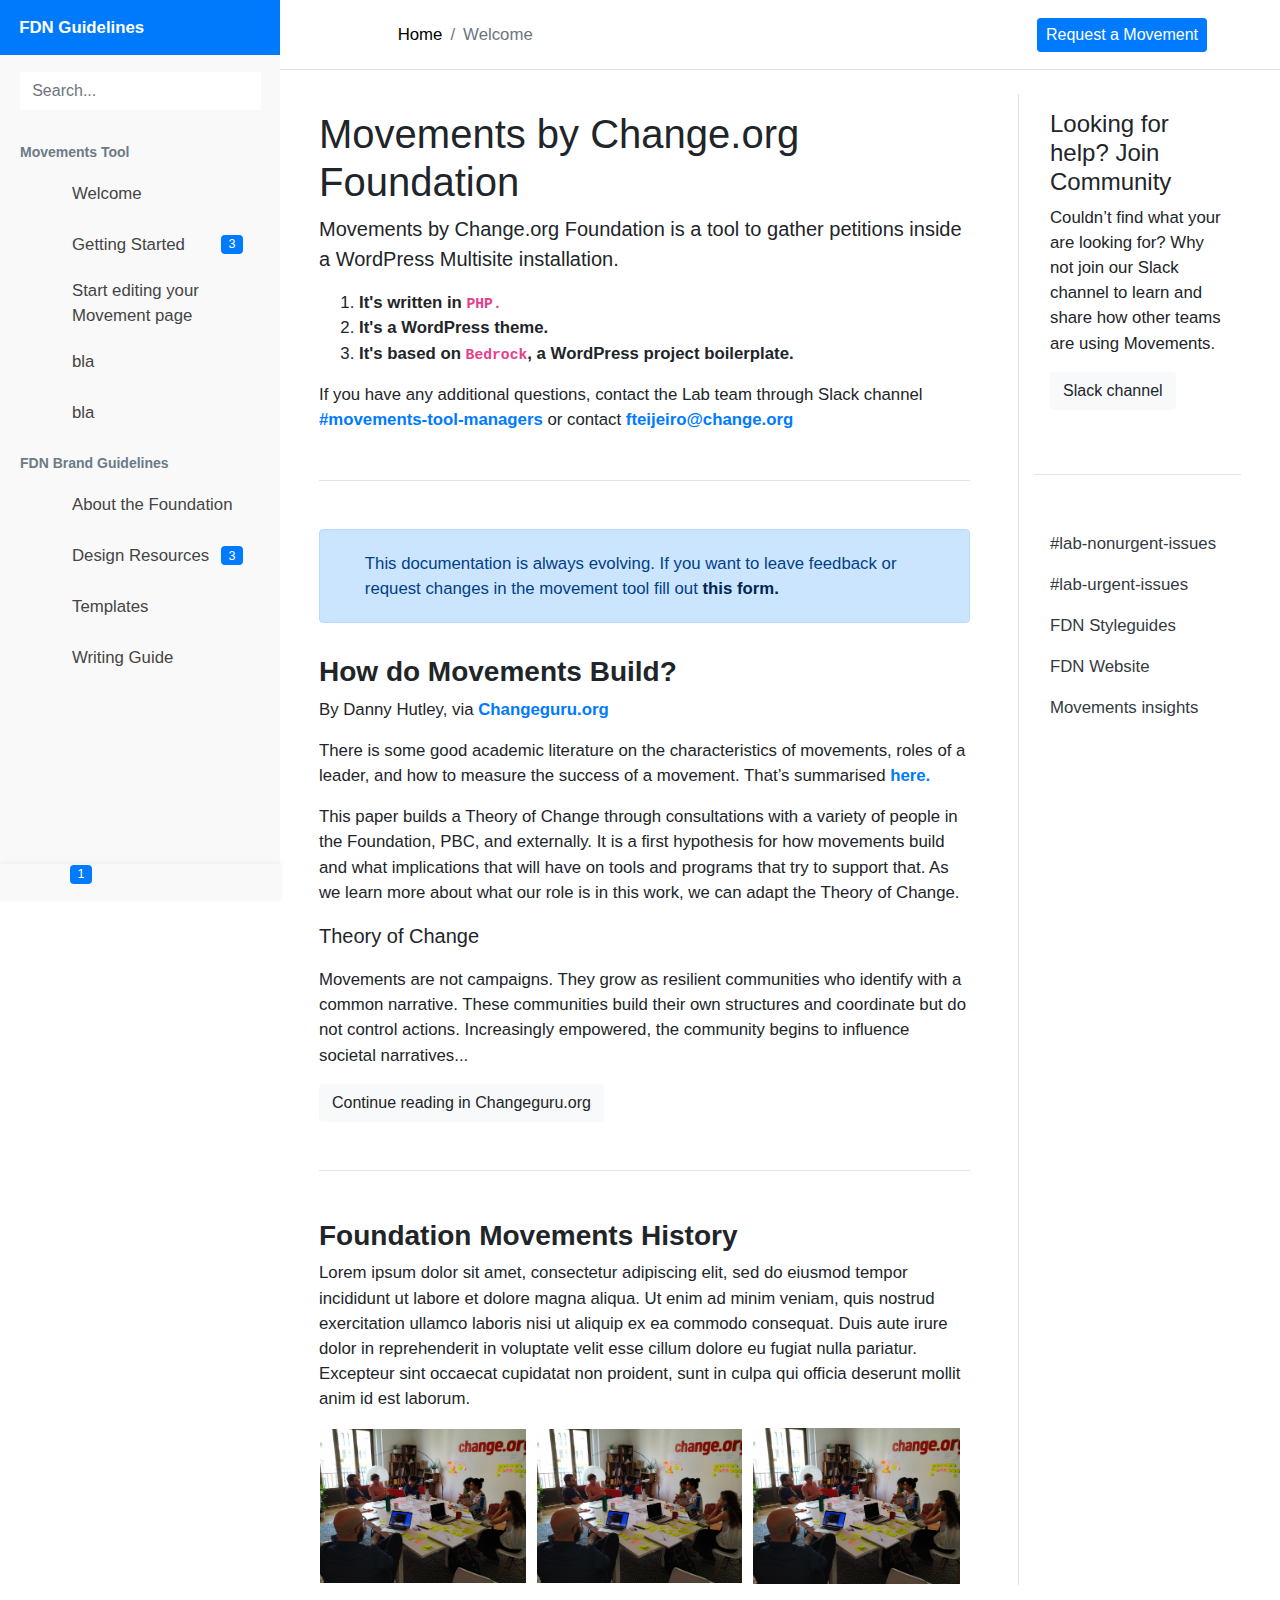
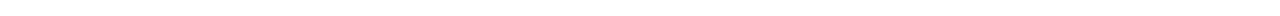
<file: index.html>
<!DOCTYPE html>
<html lang="en">

<head>
    <meta charset="utf-8">
    <meta http-equiv="X-UA-Compatible" content="IE=edge">
    <meta name="viewport" content="width=device-width, initial-scale=1">
    <meta name="description" content="Free bootstrap documentation template">
    <title>LAB Documentation template</title>
    <!-- using online links -->
    <link rel="stylesheet" href="https://use.fontawesome.com/releases/v5.8.2/css/all.css" integrity="sha384-oS3vJWv+0UjzBfQzYUhtDYW+Pj2yciDJxpsK1OYPAYjqT085Qq/1cq5FLXAZQ7Ay" crossorigin="anonymous">
    <link rel="stylesheet" href="//malihu.github.io/custom-scrollbar/jquery.mCustomScrollbar.min.css">
    <!-- using local links -->
    <!-- <link rel="stylesheet" href="../node_modules/bootstrap/dist/css/bootstrap.min.css">
    <link rel="stylesheet" href="../node_modules/@fortawesome/fontawesome-free/css/all.min.css">
    <link rel="stylesheet" href="../node_modules/malihu-custom-scrollbar-plugin/jquery.mCustomScrollbar.css"> -->
    <link rel="stylesheet" href="css/main.css">
    <link rel="stylesheet" href="css/sidebar-themes.css">
    <link rel="shortcut icon" type="image/png" href="img/favicon.png" /> </head>

<body>
    <div class="page-wrapper toggled light-theme">
        <nav id="sidebar" class="sidebar-wrapper">
            <div class="sidebar-content">
                <!-- sidebar-brand  -->
                <div class="sidebar-item sidebar-brand text-white font-weight-bold">FDN Guidelines</div>
                <!-- sidebar-header  -->
                <!-- sidebar-search  -->
                <div class="sidebar-item sidebar-search">
                    <div>
                        <div class="input-group">
                            <input type="text" class="form-control search-menu" placeholder="Search...">
                            <div class="input-group-append"> <span class="input-group-text">
                                    <i class="fa fa-search" aria-hidden="true"></i>
                                </span> </div>
                        </div>
                    </div>
                </div>
                <!-- sidebar-menu  -->
                <div class="sidebar-item sidebar-menu">
                    <ul>
                        <li class="header-menu"> <span>Movements Tool</span> </li>
                        <li>
                            <a href="#"> <i class="fa fa-book"></i> <span class="menu-text">Welcome</span> </a>
                        </li>
                        <li class="sidebar-dropdown">
                            <a href="#"> <i class="fa fa-shopping-cart"></i> <span class="menu-text">Getting Started</span> <span class="badge badge-pill badge-primary">3</span> </a>
                            <div class="sidebar-submenu">
                                <ul>
                                    <li> <a href="#">Setup admin users</a> </li>
                                    <li> <a href="#">How do i log in</a> </li>
                                    <li> <a href="#">Understanding how movements work</a> </li>
                                </ul>
                            </div>
                        </li>
                        <li>
                            <a href="basic-usage.html"> <i class="fa fa-book"></i> <span class="menu-text">Start editing your Movement page</span> </a>
                        </li>
                        <li>
                            <a href="#"> <i class="fa fa-calendar"></i> <span class="menu-text">bla</span> </a>
                        </li>
                        <li>
                            <a href="#"> <i class="fa fa-folder"></i> <span class="menu-text">bla</span> </a>
                        </li>
                    </ul>
                    <ul>
                        <li class="header-menu"> <span>FDN Brand Guidelines</span> </li>
                        <li>
                            <a href="#"> <i class="fa fa-book"></i> <span class="menu-text">About the Foundation</span> </a>
                        </li>
                        <li class="sidebar-dropdown">
                            <a href="#"> <i class="fa fa-shopping-cart"></i> <span class="menu-text">Design Resources</span> <span class="badge badge-pill badge-primary">3</span> </a>
                            <div class="sidebar-submenu">
                                <ul>
                                    <li> <a href="#">logos</a> </li>
                                    <li> <a href="#">Colors</a> </li>
                                    <li> <a href="#">Icons</a> </li>
                                    <li> <a href="#">Fonts</a> </li>
                                </ul>
                            </div>
                        </li>
                        <li>
                            <a href="#"> <i class="fa fa-book"></i> <span class="menu-text">Templates</span> </a>
                        </li>
                        <li>
                            <a href="#"> <i class="fa fa-book"></i> <span class="menu-text">Writing Guide</span> </a>
                        </li>
                    </ul>
                </div>
                <!-- sidebar-menu  -->
            </div>
            <!-- sidebar-footer  -->
            <div class="sidebar-footer">
                <div class="dropdown">
                    <a href="#" data-toggle="dropdown" aria-haspopup="true" aria-expanded="false"> <i class="fa fa-bell"></i> <span class="badge badge-pill badge-primary notification">1</span> </a>
                    <div class="dropdown-menu notifications" aria-labelledby="dropdownMenuMessage">
                        <div class="notifications-header"> <i class="fa fa-bell"></i> Notifications </div>
                        <div class="dropdown-divider"></div>
                        <a class="dropdown-item" href="#">
                            <div class="notification-content">
                                <div class="icon"> <i class="fas fa-check text-success border border-success"></i> </div>
                                <div class="content">
                                    <div class="notification-detail">NEW: filter petitions by signature count.</div>
                                    <div class="notification-time"> Released: 20 september 2020 </div>
                                </div>
                            </div>
                        </a>
                        <div class="dropdown-divider"></div> <a class="dropdown-item text-center" href="#">All notifications</a> </div>
                </div>
                <div>
                    <a id="pin-sidebar" href="#"> <i class="fa fa-power-off"></i> </a>
                </div>
                <div class="pinned-footer">
                    <a href="#"> <i class="fas fa-ellipsis-h"></i> </a>
                </div>
            </div>
        </nav>
        <!-- page-content  -->
        <main class="page-content">
            <div id="overlay" class="overlay"></div>
            <div class="container-fluid">
                <div class="row d-flex align-items-center p-3 border-bottom">
                    <div class="col-md-1">
                        <a id="toggle-sidebar" class="btn rounded-0 p-3" href="#"> <i class="fas fa-bars"></i> </a>
                    </div>
                    <div class="col-md-8">
                        <nav aria-label="breadcrumb" class="align-items-center">
                            <a href="index.html" class="breadcrumb-back" title="Back"></a>
                            <ol class="breadcrumb d-none d-lg-inline-flex m-0">
                                <li class="breadcrumb-item"><a href="#">Home</a></li>
                                <li class="breadcrumb-item active" aria-current="page">Welcome</li>
                            </ol>
                        </nav>
                    </div>
                    <div class="col-md-3 text-left"> <a href="https://docs.google.com/forms/d/e/1FAIpQLSfatznuU2zRck653mrSmWy08O2E1opARyB9kUMCzRKXIY9LCw/viewform" class="btn btn-sm btn-primary btn-rounded">Request a Movement</a> </div>
                </div>
                <div class="row p-lg-4">
                    <article class="main-content col-md-9 pr-lg-5">
                        <!-- title -Add bootstrap helpers for spacing -->
                        <h1 class="mb-2 mt-3">Movements by Change.org Foundation</h1>
                        <!--//title -->
                        <p class="lead mb-3">Movements by Change.org Foundation is a tool to gather petitions inside a WordPress Multisite installation.</p>
                        <ol>
                            <li><strong>It's written in <code>PHP.</code></strong></li>
                            <li><strong>It's a WordPress theme.</strong></li>
                            <li><strong>It's based on <code>Bedrock</code>, a WordPress project boilerplate.</strong></li>
                        </ol>
                        <p>If you have any additional questions, contact the Lab team through Slack channel <a href="https://change.slack.com/archives/GNDP16N5D" class="alert-link">#movements-tool-managers</a> or contact <a href="mailto:fteijeiro@change.org" class="alert-link">fteijeiro@change.org</a></p>
                        <!-- Sep -->
                        <hr class="my-5">
                        <!-- alert -->
                        <div class="alert alert-primary d-flex justify-content-start align-items-center" role="alert"> <span class="fa fa-info mr-4"></span>
                            <p class="m-0"> This documentation is always evolving. If you want to leave feedback or request changes in the movement tool fill out <a href="#" class="alert-link">this form.</a></p>
                        </div>
                        <!-- heading -->
                        <h3 class="font-weight-bold mb-2">
                            How do Movements Build?
                        </h3>
                        <p> By Danny Hutley, via <a href="https://changeguru.org/how-do-movements-build/" class="alert-link">Changeguru.org</a> </p>
                        <p>There is some good academic literature on the characteristics of movements, roles of a leader, and how to measure the success of a movement. That’s summarised <a href="https://changeguru.org/how-do-movements-build/" class="alert-link">here.</a>
                        <p>This paper builds a Theory of Change through consultations with a variety of people in the Foundation, PBC, and externally. It is a first hypothesis for how movements build and what implications that will have on tools and programs that try to support that. As we learn more about what our role is in this work, we can adapt the Theory of Change.</p>
                        <p class="lead mb-3"><strong>Theory of Change</strong></p>
                        <p>Movements are not campaigns. They grow as resilient communities who identify with a common narrative. These communities build their own structures and coordinate but do not control actions. Increasingly empowered, the community begins to influence societal narratives...</p>
                        <a href="https://changeguru.org/how-do-movements-build/" class="btn btn-light">Continue reading in Changeguru.org</a>
                        <!-- Sep -->
                        <hr class="my-5">
                        <h3 class="font-weight-bold mb-2">
                            Foundation Movements History
                        </h3>
                        <p>Lorem ipsum dolor sit amet, consectetur adipiscing elit, sed do eiusmod tempor incididunt ut labore et dolore magna aliqua. Ut enim ad minim veniam, quis nostrud exercitation ullamco laboris nisi ut aliquip ex ea commodo consequat. Duis aute irure dolor in reprehenderit in voluptate velit esse cillum dolore eu fugiat nulla pariatur. Excepteur sint occaecat cupidatat non proident, sunt in culpa qui officia deserunt mollit anim id est laborum.</p>
                        <table style="height: 102px;border: none" width="100%">
                        <tbody>
                        <tr>
                        <td style="width: 183px;border: none; padding-right: 10px"><img src="img/img1.jpg" alt="" width="100%" height="auto" /></td>
                        <td style="width: 183px;border: none; padding-right: 10px"><img src="img/img1.jpg" alt="" width="100%" height="auto" /></td>
                        <td style="width: 184px;border: none; padding-right: 10px"><img src="img/img1.jpg" alt="" width="100%" height="auto" /></td>
                        </tr>
                        </tbody>
                        </table>
                    </article>
                    <aside class="col-md-3 d-none d-md-block border-left">
                        <div class="widget widget-support-forum p-md-3 p-sm-2"> <span class="icon icon-forum"></span>
                            <h4>Looking for help? Join Community</h4>
                            <p>Couldn’t find what your are looking for? Why not join our Slack channel to learn and share how other teams are using Movements.</p> <a href="https://change.slack.com/archives/GNDP16N5D" class="btn btn-light">Slack channel</a> </div>
                        <hr class="my-5">
                        <ul class="aside-nav nav flex-column">
                            <li class="nav-item"> <a data-scroll="" class="nav-link text-dark" href="https://change.slack.com/archives/C01A634NCG6">#lab-nonurgent-issues</a> </li>
                            <li class="nav-item"> <a data-scroll="" class="nav-link text-dark" href="https://change.slack.com/archives/C01A9N2A8P7">#lab-urgent-issues</a> </li>
                            <li class="nav-item"> <a data-scroll="" class="nav-link text-dark" href="#">FDN Styleguides</a> </li>
                            <li class="nav-item"> <a data-scroll="" class="nav-link text-dark" href="#">FDN Website</a> </li>
                            <li class="nav-item"> <a data-scroll="" class="nav-link text-dark" href="https://changeguru.org/category/movements/">Movements insights</a> </li>
                            
                        </ul>
                    </aside>
                </div>
            </div>
        </main>
        <!-- page-content" -->
    </div>
    <!-- page-wrapper -->
    <!-- using online scripts -->
    <script src="https://cdnjs.cloudflare.com/ajax/libs/jquery/3.3.1/jquery.min.js"></script>
    <script src="https://cdnjs.cloudflare.com/ajax/libs/popper.js/1.14.6/umd/popper.min.js" integrity="sha384-wHAiFfRlMFy6i5SRaxvfOCifBUQy1xHdJ/yoi7FRNXMRBu5WHdZYu1hA6ZOblgut" crossorigin="anonymous">
    </script>
    <script src="https://stackpath.bootstrapcdn.com/bootstrap/4.2.1/js/bootstrap.min.js" integrity="sha384-B0UglyR+jN6CkvvICOB2joaf5I4l3gm9GU6Hc1og6Ls7i6U/mkkaduKaBhlAXv9k" crossorigin="anonymous">
    </script>
    <script src="//malihu.github.io/custom-scrollbar/jquery.mCustomScrollbar.concat.min.js"></script>
    <script src="js/prism.min.js"></script>
    <!-- using local scripts -->
    <!-- <script src="../node_modules/jquery/dist/jquery.min.js"></script>
    <script src="../node_modules/popper.js/dist/umd/popper.min.js"></script>
    <script src="../node_modules/bootstrap/dist/js/bootstrap.min.js"></script>
    <script src="../node_modules/malihu-custom-scrollbar-plugin/jquery.mCustomScrollbar.concat.min.js"></script> -->
    <script src="js/main.js"></script>
</body>

</html>
</file>
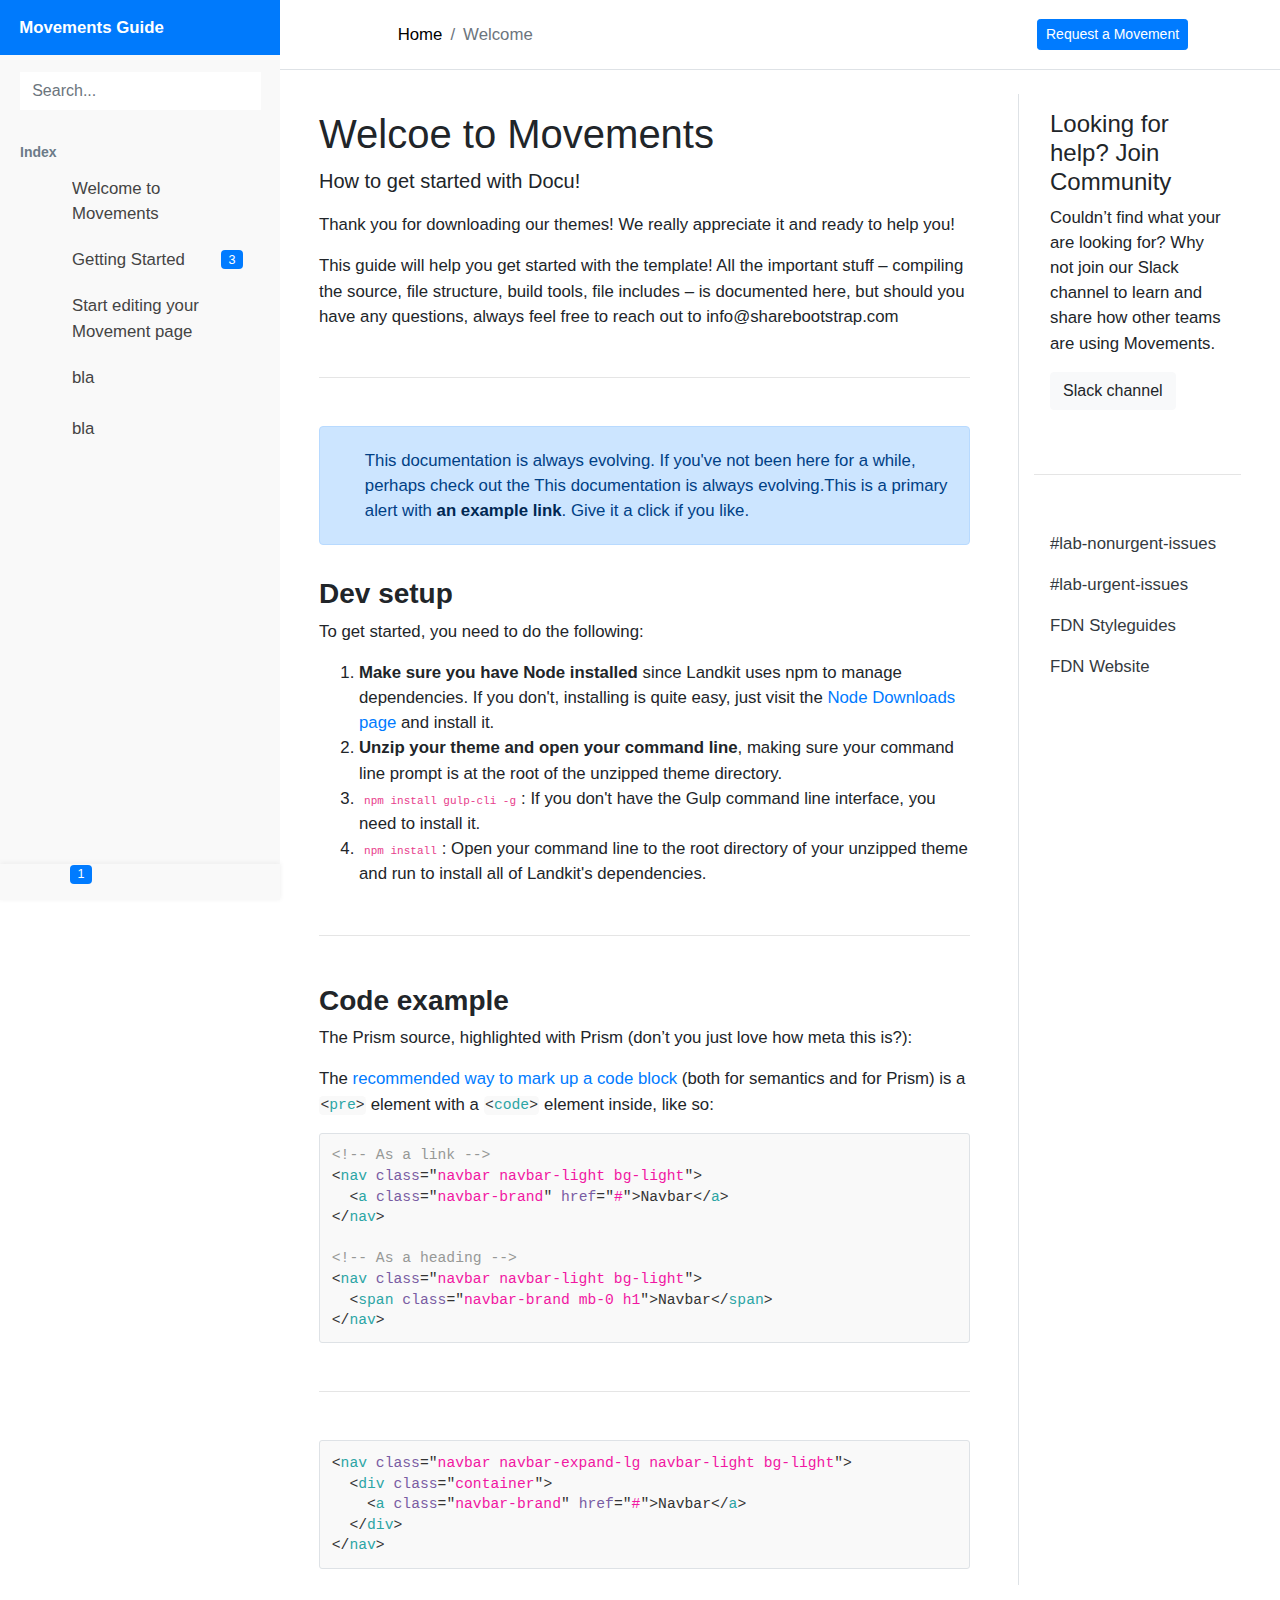
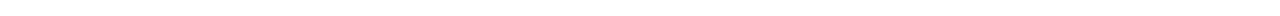
<file: docs/index.html>
<!DOCTYPE html>
<html lang="en">

<head>
    <meta charset="utf-8">
    <meta http-equiv="X-UA-Compatible" content="IE=edge">
    <meta name="viewport" content="width=device-width, initial-scale=1">
    <meta name="description" content="Free bootstrap documentation template">
    <title>LAB Documentation template</title>
    <!-- using online links -->
    <link rel="stylesheet" href="https://use.fontawesome.com/releases/v5.8.2/css/all.css" integrity="sha384-oS3vJWv+0UjzBfQzYUhtDYW+Pj2yciDJxpsK1OYPAYjqT085Qq/1cq5FLXAZQ7Ay" crossorigin="anonymous">
    <link rel="stylesheet" href="//malihu.github.io/custom-scrollbar/jquery.mCustomScrollbar.min.css">
    <!-- using local links -->
    <!-- <link rel="stylesheet" href="../node_modules/bootstrap/dist/css/bootstrap.min.css">
    <link rel="stylesheet" href="../node_modules/@fortawesome/fontawesome-free/css/all.min.css">
    <link rel="stylesheet" href="../node_modules/malihu-custom-scrollbar-plugin/jquery.mCustomScrollbar.css"> -->
    <link rel="stylesheet" href="css/main.css">
    <link rel="stylesheet" href="css/sidebar-themes.css">
    <link rel="shortcut icon" type="image/png" href="img/favicon.png" /> </head>

<body>
    <div class="page-wrapper toggled light-theme">
        <nav id="sidebar" class="sidebar-wrapper">
            <div class="sidebar-content">
                <!-- sidebar-brand  -->
                <div class="sidebar-item sidebar-brand text-white font-weight-bold">Movements Guide</div>
                <!-- sidebar-header  -->
                <!-- sidebar-search  -->
                <div class="sidebar-item sidebar-search">
                    <div>
                        <div class="input-group">
                            <input type="text" class="form-control search-menu" placeholder="Search...">
                            <div class="input-group-append"> <span class="input-group-text">
                                    <i class="fa fa-search" aria-hidden="true"></i>
                                </span> </div>
                        </div>
                    </div>
                </div>
                <!-- sidebar-menu  -->
                <div class=" sidebar-item sidebar-menu">
                    <ul>
                        <li class="header-menu"> <span>Index</span> </li>
                        <li>
                            <a href="#"> <i class="fa fa-book"></i> <span class="menu-text">Welcome to Movements</span> </a>
                        </li>
                        <li class="sidebar-dropdown">
                            <a href="#"> <i class="fa fa-shopping-cart"></i> <span class="menu-text">Getting Started</span> <span class="badge badge-pill badge-primary">3</span> </a>
                            <div class="sidebar-submenu">
                                <ul>
                                    <li> <a href="#">Setup admin users</a> </li>
                                    <li> <a href="#">How do i log in</a> </li>
                                    <li> <a href="#">Understanding how movements work</a> </li>
                                </ul>
                            </div>
                        </li>
                        <li>
                            <a href="basic-usage.html"> <i class="fa fa-book"></i> <span class="menu-text">Start editing your Movement page</span> </a>
                        </li>
                        <li>
                            <a href="#"> <i class="fa fa-calendar"></i> <span class="menu-text">bla</span> </a>
                        </li>
                        <li>
                            <a href="#"> <i class="fa fa-folder"></i> <span class="menu-text">bla</span> </a>
                        </li>
                    </ul>
                </div>
                <!-- sidebar-menu  -->
            </div>
            <!-- sidebar-footer  -->
            <div class="sidebar-footer">
                <div class="dropdown">
                    <a href="#" data-toggle="dropdown" aria-haspopup="true" aria-expanded="false"> <i class="fa fa-bell"></i> <span class="badge badge-pill badge-primary notification">1</span> </a>
                    <div class="dropdown-menu notifications" aria-labelledby="dropdownMenuMessage">
                        <div class="notifications-header"> <i class="fa fa-bell"></i> Notifications </div>
                        <div class="dropdown-divider"></div>
                        <a class="dropdown-item" href="#">
                            <div class="notification-content">
                                <div class="icon"> <i class="fas fa-check text-success border border-success"></i> </div>
                                <div class="content">
                                    <div class="notification-detail">NEW: filter petitions by signature count.</div>
                                    <div class="notification-time"> Released: 20 september 2020 </div>
                                </div>
                            </div>
                        </a>
                        <div class="dropdown-divider"></div> <a class="dropdown-item text-center" href="#">All notifications</a> </div>
                </div>
                <div>
                    <a id="pin-sidebar" href="#"> <i class="fa fa-power-off"></i> </a>
                </div>
                <div class="pinned-footer">
                    <a href="#"> <i class="fas fa-ellipsis-h"></i> </a>
                </div>
            </div>
        </nav>
        <!-- page-content  -->
        <main class="page-content">
            <div id="overlay" class="overlay"></div>
            <div class="container-fluid">
                <div class="row d-flex align-items-center p-3 border-bottom">
                    <div class="col-md-1">
                        <a id="toggle-sidebar" class="btn rounded-0 p-3" href="#"> <i class="fas fa-bars"></i> </a>
                    </div>
                    <div class="col-md-8">
                        <nav aria-label="breadcrumb" class="align-items-center">
                            <a href="index.html" class="breadcrumb-back" title="Back"></a>
                            <ol class="breadcrumb d-none d-lg-inline-flex m-0">
                                <li class="breadcrumb-item"><a href="#">Home</a></li>
                                <li class="breadcrumb-item active" aria-current="page">Welcome</li>
                            </ol>
                        </nav>
                    </div>
                    <div class="col-md-3 text-left"> <a href="https://docs.google.com/forms/d/e/1FAIpQLSfatznuU2zRck653mrSmWy08O2E1opARyB9kUMCzRKXIY9LCw/viewform" class="btn btn-sm btn-primary btn-rounded">Request a Movement</a> </div>
                </div>
                <div class="row p-lg-4">
                    <article class="main-content col-md-9 pr-lg-5">
                        <!-- title -Add bootstrap helpers for spacing -->
                        <h1 class="mb-2 mt-3">Welcoe to Movements</h1>
                        <!--//title -->
                        <p class="lead mb-3"> How to get started with Docu! </p>
                        <p>Thank you for downloading our themes! We really appreciate it and ready to help you!</p>
                        <p> This guide will help you get started with the template! All the important stuff – compiling the source, file structure, build tools, file includes – is documented here, but should you have any questions, always feel free to reach out to info@sharebootstrap.com </p>
                        <!-- Sep -->
                        <hr class="my-5">
                        <!-- alert -->
                        <div class="alert alert-primary d-flex justify-content-start align-items-center" role="alert"> <span class="fa fa-info mr-4"></span>
                            <p class="m-0"> This documentation is always evolving. If you've not been here for a while, perhaps check out the This documentation is always evolving.This is a primary alert with <a href="#" class="alert-link">an example link</a>. Give it a click if you like. </p>
                        </div>
                        <!-- heading -->
                        <h3 class="font-weight-bold mb-2">
                            Dev setup
                        </h3>
                        <p> To get started, you need to do the following: </p>
                        <ol>
                            <li><strong>Make sure you have Node installed</strong> since Landkit uses npm to manage dependencies. If you don't, installing is quite easy, just visit the <a href="https://nodejs.org/en/download/">Node Downloads page</a> and install it. </li>
                            <li><strong>Unzip your theme and open your command line</strong>, making sure your command line prompt is at the root of the unzipped theme directory. </li>
                            <li><strong class="badge badge-danger-soft"><code>npm install gulp-cli -g</code></strong>: If you don't have the Gulp command line interface, you need to install it.</li>
                            <li><strong class="badge badge-danger-soft"><code>npm install</code></strong>: Open your command line to the root directory of your unzipped theme and run to install all of Landkit's dependencies.</li>
                        </ol>
                        <!-- Sep -->
                        <hr class="my-5">
                        <h3 class="font-weight-bold mb-2">
                            Code example
                        </h3>
                        <p>The Prism source, highlighted with Prism (don’t you just love how meta this is?):</p>
                        <p>The <a href="https://www.w3.org/TR/html5/grouping-content.html#the-pre-element">recommended way to mark up a code block</a> (both for semantics and for Prism) is a <code class=" language-markup"><span class="token tag"><span class="token tag"><span class="token punctuation">&lt;</span>pre</span><span class="token punctuation">&gt;</span></span></code> element with a <code class=" language-markup"><span class="token tag"><span class="token tag"><span class="token punctuation">&lt;</span>code</span><span class="token punctuation">&gt;</span></span></code> element inside, like so:</p>
                        <figure class="highlight"><pre><code class="language-html" data-lang="html"><span class="c">&lt;!-- As a link --&gt;</span>
<span class="nt">&lt;nav</span> <span class="na">class=</span><span class="s">"navbar navbar-light bg-light"</span><span class="nt">&gt;</span>
  <span class="nt">&lt;a</span> <span class="na">class=</span><span class="s">"navbar-brand"</span> <span class="na">href=</span><span class="s">"#"</span><span class="nt">&gt;</span>Navbar<span class="nt">&lt;/a&gt;</span>
<span class="nt">&lt;/nav&gt;</span>

<span class="c">&lt;!-- As a heading --&gt;</span>
<span class="nt">&lt;nav</span> <span class="na">class=</span><span class="s">"navbar navbar-light bg-light"</span><span class="nt">&gt;</span>
  <span class="nt">&lt;span</span> <span class="na">class=</span><span class="s">"navbar-brand mb-0 h1"</span><span class="nt">&gt;</span>Navbar<span class="nt">&lt;/span&gt;</span>
<span class="nt">&lt;/nav&gt;</span></code></pre></figure>
                        <hr class="my-5">
                        <figure class="highlight"><pre><code class="language-html" data-lang="html"><span class="nt">&lt;nav</span> <span class="na">class=</span><span class="s">"navbar navbar-expand-lg navbar-light bg-light"</span><span class="nt">&gt;</span>
  <span class="nt">&lt;div</span> <span class="na">class=</span><span class="s">"container"</span><span class="nt">&gt;</span>
    <span class="nt">&lt;a</span> <span class="na">class=</span><span class="s">"navbar-brand"</span> <span class="na">href=</span><span class="s">"#"</span><span class="nt">&gt;</span>Navbar<span class="nt">&lt;/a&gt;</span>
  <span class="nt">&lt;/div&gt;</span>
<span class="nt">&lt;/nav&gt;</span></code></pre></figure>
                    </article>
                    <aside class="col-md-3 d-none d-md-block border-left">
                        <div class="widget widget-support-forum p-md-3 p-sm-2"> <span class="icon icon-forum"></span>
                            <h4>Looking for help? Join Community</h4>
                            <p>Couldn’t find what your are looking for? Why not join our Slack channel to learn and share how other teams are using Movements.</p> <a href="https://change.slack.com/archives/GNDP16N5D" class="btn btn-light">Slack channel</a> </div>
                        <hr class="my-5">
                        <ul class="aside-nav nav flex-column">
                            <li class="nav-item"> <a data-scroll="" class="nav-link text-dark" href="https://change.slack.com/archives/C01A634NCG6">#lab-nonurgent-issues</a> </li>
                            <li class="nav-item"> <a data-scroll="" class="nav-link text-dark" href="https://change.slack.com/archives/C01A9N2A8P7">#lab-urgent-issues</a> </li>
                            <li class="nav-item"> <a data-scroll="" class="nav-link text-dark" href="#">FDN Styleguides</a> </li>
                            <li class="nav-item"> <a data-scroll="" class="nav-link text-dark" href="#">FDN Website</a> </li>
                        </ul>
                    </aside>
                </div>
            </div>
        </main>
        <!-- page-content" -->
    </div>
    <!-- page-wrapper -->
    <!-- using online scripts -->
    <script src="https://cdnjs.cloudflare.com/ajax/libs/jquery/3.3.1/jquery.min.js"></script>
    <script src="https://cdnjs.cloudflare.com/ajax/libs/popper.js/1.14.6/umd/popper.min.js" integrity="sha384-wHAiFfRlMFy6i5SRaxvfOCifBUQy1xHdJ/yoi7FRNXMRBu5WHdZYu1hA6ZOblgut" crossorigin="anonymous">
    </script>
    <script src="https://stackpath.bootstrapcdn.com/bootstrap/4.2.1/js/bootstrap.min.js" integrity="sha384-B0UglyR+jN6CkvvICOB2joaf5I4l3gm9GU6Hc1og6Ls7i6U/mkkaduKaBhlAXv9k" crossorigin="anonymous">
    </script>
    <script src="//malihu.github.io/custom-scrollbar/jquery.mCustomScrollbar.concat.min.js"></script>
    <script src="js/prism.min.js"></script>
    <!-- using local scripts -->
    <!-- <script src="../node_modules/jquery/dist/jquery.min.js"></script>
    <script src="../node_modules/popper.js/dist/umd/popper.min.js"></script>
    <script src="../node_modules/bootstrap/dist/js/bootstrap.min.js"></script>
    <script src="../node_modules/malihu-custom-scrollbar-plugin/jquery.mCustomScrollbar.concat.min.js"></script> -->
    <script src="js/main.js"></script>
</body>

</html>
</file>
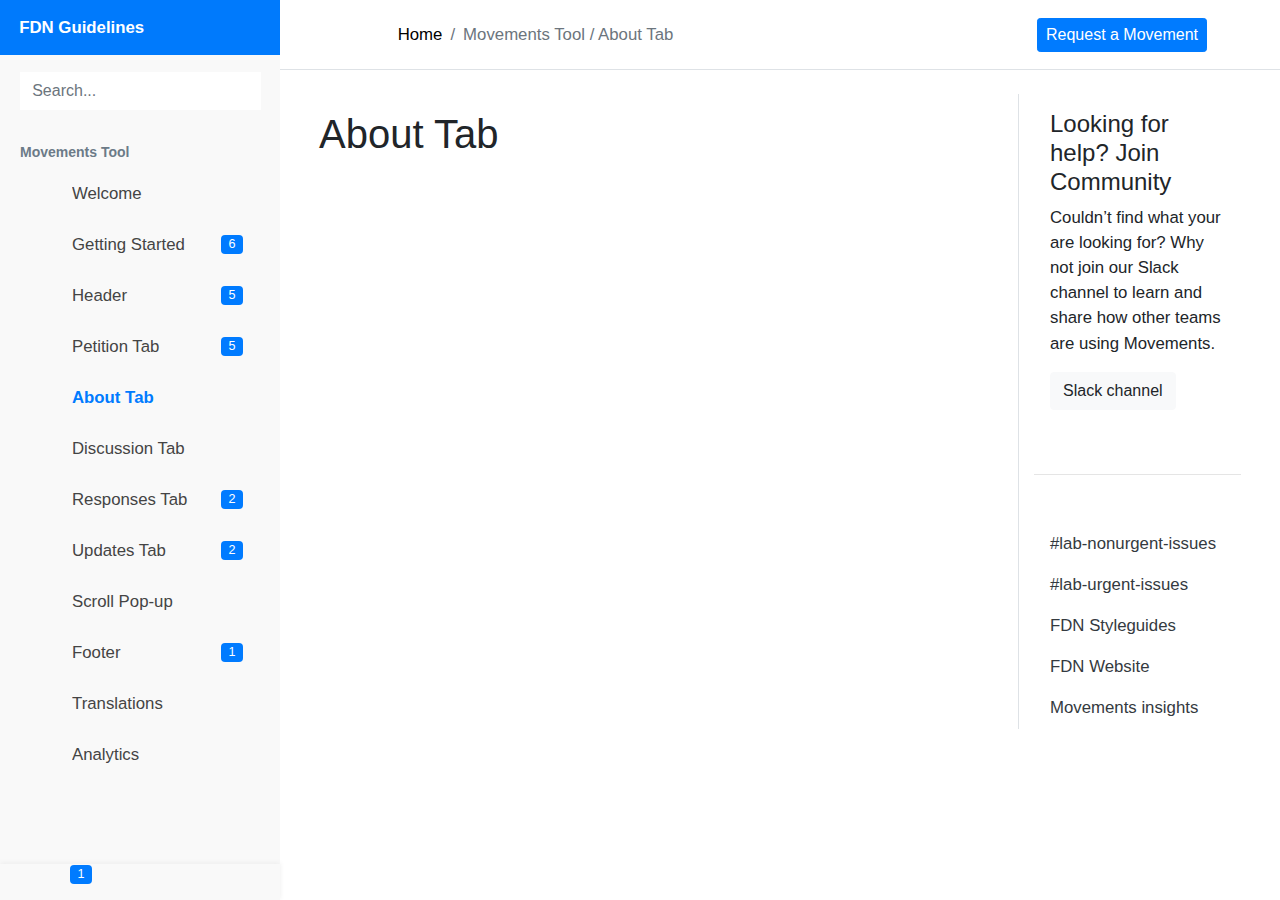
<file: about-tab.html>
<!DOCTYPE html>
<html lang="en">

<head>
    <meta charset="utf-8">
    <meta http-equiv="X-UA-Compatible" content="IE=edge">
    <meta name="viewport" content="width=device-width, initial-scale=1">
    <meta name="description" content="Free bootstrap documentation template">
    <title>LAB Documentation template</title>
    <!-- using online links -->
    <link rel="stylesheet" href="https://use.fontawesome.com/releases/v5.8.2/css/all.css" integrity="sha384-oS3vJWv+0UjzBfQzYUhtDYW+Pj2yciDJxpsK1OYPAYjqT085Qq/1cq5FLXAZQ7Ay" crossorigin="anonymous">
    <link rel="stylesheet" href="//malihu.github.io/custom-scrollbar/jquery.mCustomScrollbar.min.css">
    <!-- using local links -->
    <!-- <link rel="stylesheet" href="../node_modules/bootstrap/dist/css/bootstrap.min.css">
    <link rel="stylesheet" href="../node_modules/@fortawesome/fontawesome-free/css/all.min.css">
    <link rel="stylesheet" href="../node_modules/malihu-custom-scrollbar-plugin/jquery.mCustomScrollbar.css"> -->
    <link rel="stylesheet" href="css/main.css">
    <link rel="stylesheet" href="css/sidebar-themes.css">
    <link rel="shortcut icon" type="image/png" href="img/favicon.png" /> </head>

<body>
    <div class="page-wrapper toggled light-theme">
        <nav id="sidebar" class="sidebar-wrapper">
            <div class="sidebar-content">
                <!-- sidebar-brand  -->
                <div class="sidebar-item sidebar-brand text-white font-weight-bold">FDN Guidelines</div>
                <!-- sidebar-header  -->
                <!-- sidebar-search  -->
                <div class="sidebar-item sidebar-search">
                    <div>
                        <div class="input-group">
                            <input type="text" class="form-control search-menu" placeholder="Search...">
                            <div class="input-group-append"> <span class="input-group-text">
                                    <i class="fa fa-search" aria-hidden="true"></i>
                                </span> </div>
                        </div>
                    </div>
                </div>
                <!-- sidebar-menu  -->
                <div class="sidebar-item sidebar-menu">
                    <ul>
                        <li class="header-menu"><span>Movements Tool</span></li>
                        <li>
                            <a href="index.html"><i class="fa fa-book"></i> <span class="menu-text">Welcome</span> </a>
                        </li>
                        <li class="sidebar-dropdown">
                            <a href="getting-started-index.html"> <i class="fa fa-book"></i> <span class="menu-text">Getting Started</span> <span class="badge badge-pill badge-primary">6</span> </a>
                            <div class="sidebar-submenu">
                                <ul>
                                    <li> <a href="#">Understanding the tool</a> </li>
                                    <li> <a href="#">Site Structure</a> </li>
                                    <li> <a href="#">Quick site tour</a> </li>
                                    <li> <a href="#">Login as admin</a> </li>
                                    <li> <a href="#">Add admin users</a> </li>
                                    <li> <a href="#">Need help?</a> </li>
                                </ul>
                            </div>
                        </li>
                        <li class="sidebar-dropdown">
                            <a href="header-index.html"> <i class="fa fa-book"></i> <span class="menu-text">Header</span> <span class="badge badge-pill badge-primary">5</span> </a>
                            <div class="sidebar-submenu">
                                <ul>
                                    <li> <a href="#">Basic options</a> </li>
                                    <li> <a href="#">Theme color</a> </li>
                                    <li> <a href="#">Update setup</a> </li>
                                    <li> <a href="#">CTA buttons</a></li>
                                    <li> <a href="#">Header image</a></li>
                                </ul>
                            </div>
                        </li>
                        <li class="sidebar-dropdown">
                            <a href="petition-tab.html"> <i class="fa fa-book"></i> <span class="menu-text">Petition Tab</span> <span class="badge badge-pill badge-primary">5</span> </a>
                            <div class="sidebar-submenu">
                                <ul>
                                    <li> <a href="#">Add or remove petitions</a> </li>
                                    <li> <a href="#">Order petitions</a> </li>
                                    <li> <a href="#">Create filters</a> </li>
                                    <li> <a href="#">Manual update</a> </li>
                                    <li> <a href="#">Export petitions (CSV)</a> </li>
                                </ul>
                            </div>
                        </li>
                        <li>
                            <a href="#" style="color: #007bff;font-weight: 600"><i class="fa fa-book"></i> <span class="menu-text">About Tab</span> </a>
                        </li>
                        <li>
                            <a href="discussion-tab.html"><i class="fa fa-book"></i> <span class="menu-text">Discussion Tab</span> </a>
                        </li>
                        <li class="sidebar-dropdown">
                            <a href="responses-tab.html"> <i class="fa fa-book"></i> <span class="menu-text">Responses Tab</span> <span class="badge badge-pill badge-primary">2</span> </a>
                            <div class="sidebar-submenu">
                                <ul>
                                    <li> <a href="#">Order/hide responses</a> </li>
                                    <li> <a href="#">DM Profile cards</a> </li>
                                </ul>
                            </div>
                        </li>
                        <li class="sidebar-dropdown">
                            <a href="updates-tab.html"> <i class="fa fa-book"></i> <span class="menu-text">Updates Tab</span> <span class="badge badge-pill badge-primary">2</span> </a>
                            <div class="sidebar-submenu">
                                <ul>
                                    <li> <a href="#">Link posts</a> </li>
                                    <li> <a href="#">Standard posts</a> </li>
                                </ul>
                            </div>
                        </li>
                       <li>
                            <a href="popup.html"><i class="fa fa-book"></i> <span class="menu-text">Scroll Pop-up</span> </a>
                        </li>
                        <li class="sidebar-dropdown">
                            <a href="footer.html"> <i class="fa fa-book"></i> <span class="menu-text">Footer</span> <span class="badge badge-pill badge-primary">1</span> </a>
                            <div class="sidebar-submenu">
                                <ul>
                                    <li> <a href="#">Footer alert message</a> </li>
                                </ul>
                            </div>
                        </li>
                        <li>
                            <a href="multilang.html"><i class="fa fa-book"></i> <span class="menu-text">Translations</span> </a>
                        </li>
                       <li>
                            <a href="analytics.html"><i class="fa fa-book"></i> <span class="menu-text">Analytics</span> </a>
                        </li>
                    </ul>
                </div>
                <!-- sidebar-menu  -->
            </div>
            <!-- sidebar-footer  -->
            <div class="sidebar-footer">
                <div class="dropdown">
                    <a href="#" data-toggle="dropdown" aria-haspopup="true" aria-expanded="false"> <i class="fa fa-bell"></i> <span class="badge badge-pill badge-primary notification">1</span> </a>
                    <div class="dropdown-menu notifications" aria-labelledby="dropdownMenuMessage">
                        <div class="notifications-header"> <i class="fa fa-bell"></i> Notifications </div>
                        <div class="dropdown-divider"></div>
                        <a class="dropdown-item" href="#">
                            <div class="notification-content">
                                <div class="icon"> <i class="fas fa-check text-success border border-success"></i> </div>
                                <div class="content">
                                    <div class="notification-detail">NEW: filter petitions by signature count.</div>
                                    <div class="notification-time"> Released: 20 september 2020 </div>
                                </div>
                            </div>
                        </a>
                        <div class="dropdown-divider"></div> <a class="dropdown-item text-center" href="#">All notifications</a> </div>
                </div>
                <div>
                    <a id="pin-sidebar" href="#"> <i class="fa fa-arrows-alt-h"></i> </a>
                </div>
                <div class="pinned-footer">
                    <a href="#"> <i class="fas fa-ellipsis-h"></i> </a>
                </div>
            </div>
        </nav>
        <!-- page-content  -->
        <main class="page-content">
            <div id="overlay" class="overlay"></div>
            <div class="container-fluid">
                <div class="row d-flex align-items-center p-3 border-bottom">
                    <div class="col-md-1">
                        <a id="toggle-sidebar" class="btn rounded-0 p-3" href="#"> <i class="fas fa-bars"></i> </a>
                    </div>
                    <div class="col-md-8">
                        <nav aria-label="breadcrumb" class="align-items-center">
                            <a href="index.html" class="breadcrumb-back" title="Back"></a>
                            <ol class="breadcrumb d-none d-lg-inline-flex m-0">
                                <li class="breadcrumb-item"><a href="#">Home</a></li>
                                <li class="breadcrumb-item active" aria-current="page">Movements tool / About Tab</li>
                            </ol>
                        </nav>
                    </div>
                    <div class="col-md-3 text-left"> <a href="https://docs.google.com/forms/d/e/1FAIpQLSfatznuU2zRck653mrSmWy08O2E1opARyB9kUMCzRKXIY9LCw/viewform" class="btn btn-sm btn-primary btn-rounded">Request a Movement</a> </div>
                </div>
                <div class="row p-lg-4">
                    <article class="main-content col-md-9 pr-lg-5">
                        <!-- title -Add bootstrap helpers for spacing -->
                        <h1 class="mb-2 mt-3">About Tab</h1>
                        <!--//title -->
                        
                    </article>
                    <aside class="col-md-3 d-none d-md-block border-left">
                        <div class="widget widget-support-forum p-md-3 p-sm-2"> <span class="icon icon-forum"></span>
                            <h4>Looking for help? Join Community</h4>
                            <p>Couldn’t find what your are looking for? Why not join our Slack channel to learn and share how other teams are using Movements.</p> <a href="https://change.slack.com/archives/GNDP16N5D" class="btn btn-light">Slack channel</a> </div>
                        <hr class="my-5">
                        <ul class="aside-nav nav flex-column">
                            <li class="nav-item"> <a data-scroll="" class="nav-link text-dark" href="https://change.slack.com/archives/C01A634NCG6">#lab-nonurgent-issues</a> </li>
                            <li class="nav-item"> <a data-scroll="" class="nav-link text-dark" href="https://change.slack.com/archives/C01A9N2A8P7">#lab-urgent-issues</a> </li>
                            <li class="nav-item"> <a data-scroll="" class="nav-link text-dark" href="#">FDN Styleguides</a> </li>
                            <li class="nav-item"> <a data-scroll="" class="nav-link text-dark" href="#">FDN Website</a> </li>
                            <li class="nav-item"> <a data-scroll="" class="nav-link text-dark" href="https://changeguru.org/category/movements/">Movements insights</a> </li>
                            
                        </ul>
                    </aside>
                </div>
            </div>
        </main>
        <!-- page-content" -->
    </div>
    <!-- page-wrapper -->
    <!-- using online scripts -->
    <script src="https://cdnjs.cloudflare.com/ajax/libs/jquery/3.3.1/jquery.min.js"></script>
    <script src="https://cdnjs.cloudflare.com/ajax/libs/popper.js/1.14.6/umd/popper.min.js" integrity="sha384-wHAiFfRlMFy6i5SRaxvfOCifBUQy1xHdJ/yoi7FRNXMRBu5WHdZYu1hA6ZOblgut" crossorigin="anonymous">
    </script>
    <script src="https://stackpath.bootstrapcdn.com/bootstrap/4.2.1/js/bootstrap.min.js" integrity="sha384-B0UglyR+jN6CkvvICOB2joaf5I4l3gm9GU6Hc1og6Ls7i6U/mkkaduKaBhlAXv9k" crossorigin="anonymous">
    </script>
    <script src="//malihu.github.io/custom-scrollbar/jquery.mCustomScrollbar.concat.min.js"></script>
    <script src="js/prism.min.js"></script>
    <!-- using local scripts -->
    <!-- <script src="../node_modules/jquery/dist/jquery.min.js"></script>
    <script src="../node_modules/popper.js/dist/umd/popper.min.js"></script>
    <script src="../node_modules/bootstrap/dist/js/bootstrap.min.js"></script>
    <script src="../node_modules/malihu-custom-scrollbar-plugin/jquery.mCustomScrollbar.concat.min.js"></script> -->
    <script src="js/main.js"></script>
</body>

</html>
</file>
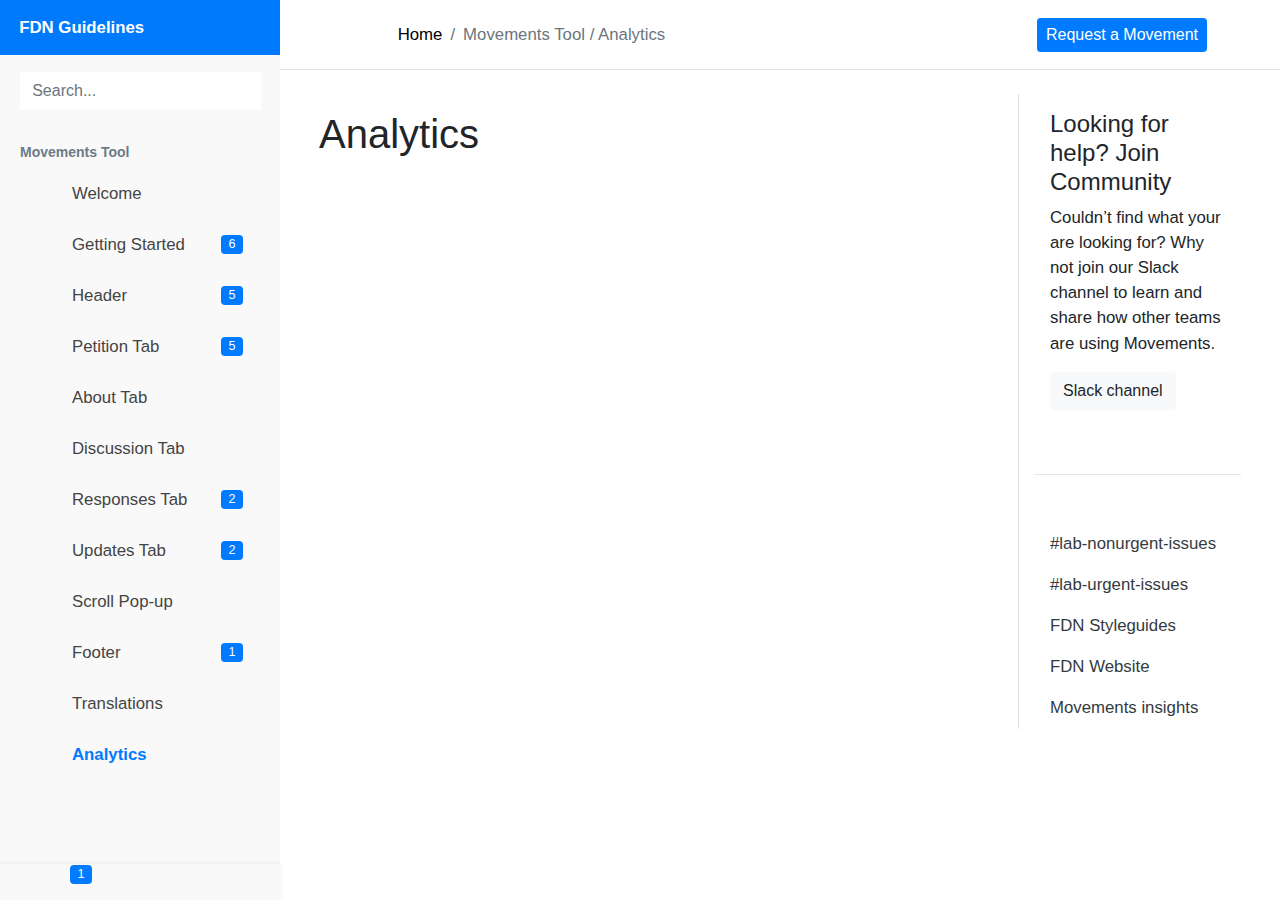
<file: analytics.html>
<!DOCTYPE html>
<html lang="en">

<head>
    <meta charset="utf-8">
    <meta http-equiv="X-UA-Compatible" content="IE=edge">
    <meta name="viewport" content="width=device-width, initial-scale=1">
    <meta name="description" content="Free bootstrap documentation template">
    <title>LAB Documentation template</title>
    <!-- using online links -->
    <link rel="stylesheet" href="https://use.fontawesome.com/releases/v5.8.2/css/all.css" integrity="sha384-oS3vJWv+0UjzBfQzYUhtDYW+Pj2yciDJxpsK1OYPAYjqT085Qq/1cq5FLXAZQ7Ay" crossorigin="anonymous">
    <link rel="stylesheet" href="//malihu.github.io/custom-scrollbar/jquery.mCustomScrollbar.min.css">
    <!-- using local links -->
    <!-- <link rel="stylesheet" href="../node_modules/bootstrap/dist/css/bootstrap.min.css">
    <link rel="stylesheet" href="../node_modules/@fortawesome/fontawesome-free/css/all.min.css">
    <link rel="stylesheet" href="../node_modules/malihu-custom-scrollbar-plugin/jquery.mCustomScrollbar.css"> -->
    <link rel="stylesheet" href="css/main.css">
    <link rel="stylesheet" href="css/sidebar-themes.css">
    <link rel="shortcut icon" type="image/png" href="img/favicon.png" /> </head>

<body>
    <div class="page-wrapper toggled light-theme">
        <nav id="sidebar" class="sidebar-wrapper">
            <div class="sidebar-content">
                <!-- sidebar-brand  -->
                <div class="sidebar-item sidebar-brand text-white font-weight-bold">FDN Guidelines</div>
                <!-- sidebar-header  -->
                <!-- sidebar-search  -->
                <div class="sidebar-item sidebar-search">
                    <div>
                        <div class="input-group">
                            <input type="text" class="form-control search-menu" placeholder="Search...">
                            <div class="input-group-append"> <span class="input-group-text">
                                    <i class="fa fa-search" aria-hidden="true"></i>
                                </span> </div>
                        </div>
                    </div>
                </div>
                <!-- sidebar-menu  -->
                <div class="sidebar-item sidebar-menu">
                    <ul>
                        <li class="header-menu"><span>Movements Tool</span></li>
                        <li>
                            <a href="index.html"><i class="fa fa-book"></i> <span class="menu-text">Welcome</span> </a>
                        </li>
                        <li class="sidebar-dropdown">
                            <a href="getting-started-index.html"> <i class="fa fa-book"></i> <span class="menu-text">Getting Started</span> <span class="badge badge-pill badge-primary">6</span> </a>
                            <div class="sidebar-submenu">
                                <ul>
                                    <li> <a href="#">Understanding the tool</a> </li>
                                    <li> <a href="#">Site Structure</a> </li>
                                    <li> <a href="#">Quick site tour</a> </li>
                                    <li> <a href="#">Login as admin</a> </li>
                                    <li> <a href="#">Add admin users</a> </li>
                                    <li> <a href="#">Need help?</a> </li>
                                </ul>
                            </div>
                        </li>
                        <li class="sidebar-dropdown">
                            <a href="header-index.html"> <i class="fa fa-book"></i> <span class="menu-text">Header</span> <span class="badge badge-pill badge-primary">5</span> </a>
                            <div class="sidebar-submenu">
                                <ul>
                                    <li> <a href="#">Basic options</a> </li>
                                    <li> <a href="#">Theme color</a> </li>
                                    <li> <a href="#">Update setup</a> </li>
                                    <li> <a href="#">CTA buttons</a></li>
                                    <li> <a href="#">Header image</a></li>
                                </ul>
                            </div>
                        </li>
                        <li class="sidebar-dropdown">
                            <a href="petition-tab.html"> <i class="fa fa-book"></i> <span class="menu-text">Petition Tab</span> <span class="badge badge-pill badge-primary">5</span> </a>
                            <div class="sidebar-submenu">
                                <ul>
                                    <li> <a href="#">Add or remove petitions</a> </li>
                                    <li> <a href="#">Order petitions</a> </li>
                                    <li> <a href="#">Create filters</a> </li>
                                    <li> <a href="#">Manual update</a> </li>
                                    <li> <a href="#">Export petitions (CSV)</a> </li>
                                </ul>
                            </div>
                        </li>
                        <li>
                            <a href="about-tab.html"><i class="fa fa-book"></i> <span class="menu-text">About Tab</span> </a>
                        </li>
                        <li>
                            <a href="discussion-tab.html"><i class="fa fa-book"></i> <span class="menu-text">Discussion Tab</span> </a>
                        </li>
                        <li class="sidebar-dropdown">
                            <a href="responses-tab.html"> <i class="fa fa-book"></i> <span class="menu-text">Responses Tab</span> <span class="badge badge-pill badge-primary">2</span> </a>
                            <div class="sidebar-submenu">
                                <ul>
                                    <li> <a href="#">Order/hide responses</a> </li>
                                    <li> <a href="#">DM Profile cards</a> </li>
                                </ul>
                            </div>
                        </li>
                        <li class="sidebar-dropdown">
                            <a href="updates-tab.html"> <i class="fa fa-book"></i> <span class="menu-text">Updates Tab</span> <span class="badge badge-pill badge-primary">2</span> </a>
                            <div class="sidebar-submenu">
                                <ul>
                                    <li> <a href="#">Link posts</a> </li>
                                    <li> <a href="#">Standard posts</a> </li>
                                </ul>
                            </div>
                        </li>
                       <li>
                            <a href="popup.html"><i class="fa fa-book"></i> <span class="menu-text">Scroll Pop-up</span> </a>
                        </li>
                        <li class="sidebar-dropdown">
                            <a href="footer.html"> <i class="fa fa-book"></i> <span class="menu-text">Footer</span> <span class="badge badge-pill badge-primary">1</span> </a>
                            <div class="sidebar-submenu">
                                <ul>
                                    <li> <a href="#">Footer alert message</a> </li>
                                </ul>
                            </div>
                        </li>
                        <li>
                            <a href="multilang.html"><i class="fa fa-book"></i> <span class="menu-text">Translations</span> </a>
                        </li>
                        <li>
                            <a href="#" style="color: #007bff;font-weight: 600"><i class="fa fa-book"></i> <span class="menu-text">Analytics</span> </a>
                        </li>
                    </ul>
                </div>
                <!-- sidebar-menu  -->
            </div>
            <!-- sidebar-footer  -->
            <div class="sidebar-footer">
                <div class="dropdown">
                    <a href="#" data-toggle="dropdown" aria-haspopup="true" aria-expanded="false"> <i class="fa fa-bell"></i> <span class="badge badge-pill badge-primary notification">1</span> </a>
                    <div class="dropdown-menu notifications" aria-labelledby="dropdownMenuMessage">
                        <div class="notifications-header"> <i class="fa fa-bell"></i> Notifications </div>
                        <div class="dropdown-divider"></div>
                        <a class="dropdown-item" href="#">
                            <div class="notification-content">
                                <div class="icon"> <i class="fas fa-check text-success border border-success"></i> </div>
                                <div class="content">
                                    <div class="notification-detail">NEW: filter petitions by signature count.</div>
                                    <div class="notification-time"> Released: 20 september 2020 </div>
                                </div>
                            </div>
                        </a>
                        <div class="dropdown-divider"></div> <a class="dropdown-item text-center" href="#">All notifications</a> </div>
                </div>
                <div>
                    <a id="pin-sidebar" href="#"> <i class="fa fa-arrows-alt-h"></i> </a>
                </div>
                <div class="pinned-footer">
                    <a href="#"> <i class="fas fa-ellipsis-h"></i> </a>
                </div>
            </div>
        </nav>
        <!-- page-content  -->
        <main class="page-content">
            <div id="overlay" class="overlay"></div>
            <div class="container-fluid">
                <div class="row d-flex align-items-center p-3 border-bottom">
                    <div class="col-md-1">
                        <a id="toggle-sidebar" class="btn rounded-0 p-3" href="#"> <i class="fas fa-bars"></i> </a>
                    </div>
                    <div class="col-md-8">
                        <nav aria-label="breadcrumb" class="align-items-center">
                            <a href="index.html" class="breadcrumb-back" title="Back"></a>
                            <ol class="breadcrumb d-none d-lg-inline-flex m-0">
                                <li class="breadcrumb-item"><a href="#">Home</a></li>
                                <li class="breadcrumb-item active" aria-current="page">Movements tool / Analytics</li>
                            </ol>
                        </nav>
                    </div>
                    <div class="col-md-3 text-left"> <a href="https://docs.google.com/forms/d/e/1FAIpQLSfatznuU2zRck653mrSmWy08O2E1opARyB9kUMCzRKXIY9LCw/viewform" class="btn btn-sm btn-primary btn-rounded">Request a Movement</a> </div>
                </div>
                <div class="row p-lg-4">
                    <article class="main-content col-md-9 pr-lg-5">
                        <!-- title -Add bootstrap helpers for spacing -->
                        <h1 class="mb-2 mt-3">Analytics</h1>
                        <!--//title -->
                        
                    </article>
                    <aside class="col-md-3 d-none d-md-block border-left">
                        <div class="widget widget-support-forum p-md-3 p-sm-2"> <span class="icon icon-forum"></span>
                            <h4>Looking for help? Join Community</h4>
                            <p>Couldn’t find what your are looking for? Why not join our Slack channel to learn and share how other teams are using Movements.</p> <a href="https://change.slack.com/archives/GNDP16N5D" class="btn btn-light">Slack channel</a> </div>
                        <hr class="my-5">
                        <ul class="aside-nav nav flex-column">
                            <li class="nav-item"> <a data-scroll="" class="nav-link text-dark" href="https://change.slack.com/archives/C01A634NCG6">#lab-nonurgent-issues</a> </li>
                            <li class="nav-item"> <a data-scroll="" class="nav-link text-dark" href="https://change.slack.com/archives/C01A9N2A8P7">#lab-urgent-issues</a> </li>
                            <li class="nav-item"> <a data-scroll="" class="nav-link text-dark" href="#">FDN Styleguides</a> </li>
                            <li class="nav-item"> <a data-scroll="" class="nav-link text-dark" href="#">FDN Website</a> </li>
                            <li class="nav-item"> <a data-scroll="" class="nav-link text-dark" href="https://changeguru.org/category/movements/">Movements insights</a> </li>
                            
                        </ul>
                    </aside>
                </div>
            </div>
        </main>
        <!-- page-content" -->
    </div>
    <!-- page-wrapper -->
    <!-- using online scripts -->
    <script src="https://cdnjs.cloudflare.com/ajax/libs/jquery/3.3.1/jquery.min.js"></script>
    <script src="https://cdnjs.cloudflare.com/ajax/libs/popper.js/1.14.6/umd/popper.min.js" integrity="sha384-wHAiFfRlMFy6i5SRaxvfOCifBUQy1xHdJ/yoi7FRNXMRBu5WHdZYu1hA6ZOblgut" crossorigin="anonymous">
    </script>
    <script src="https://stackpath.bootstrapcdn.com/bootstrap/4.2.1/js/bootstrap.min.js" integrity="sha384-B0UglyR+jN6CkvvICOB2joaf5I4l3gm9GU6Hc1og6Ls7i6U/mkkaduKaBhlAXv9k" crossorigin="anonymous">
    </script>
    <script src="//malihu.github.io/custom-scrollbar/jquery.mCustomScrollbar.concat.min.js"></script>
    <script src="js/prism.min.js"></script>
    <!-- using local scripts -->
    <!-- <script src="../node_modules/jquery/dist/jquery.min.js"></script>
    <script src="../node_modules/popper.js/dist/umd/popper.min.js"></script>
    <script src="../node_modules/bootstrap/dist/js/bootstrap.min.js"></script>
    <script src="../node_modules/malihu-custom-scrollbar-plugin/jquery.mCustomScrollbar.concat.min.js"></script> -->
    <script src="js/main.js"></script>
</body>

</html>
</file>
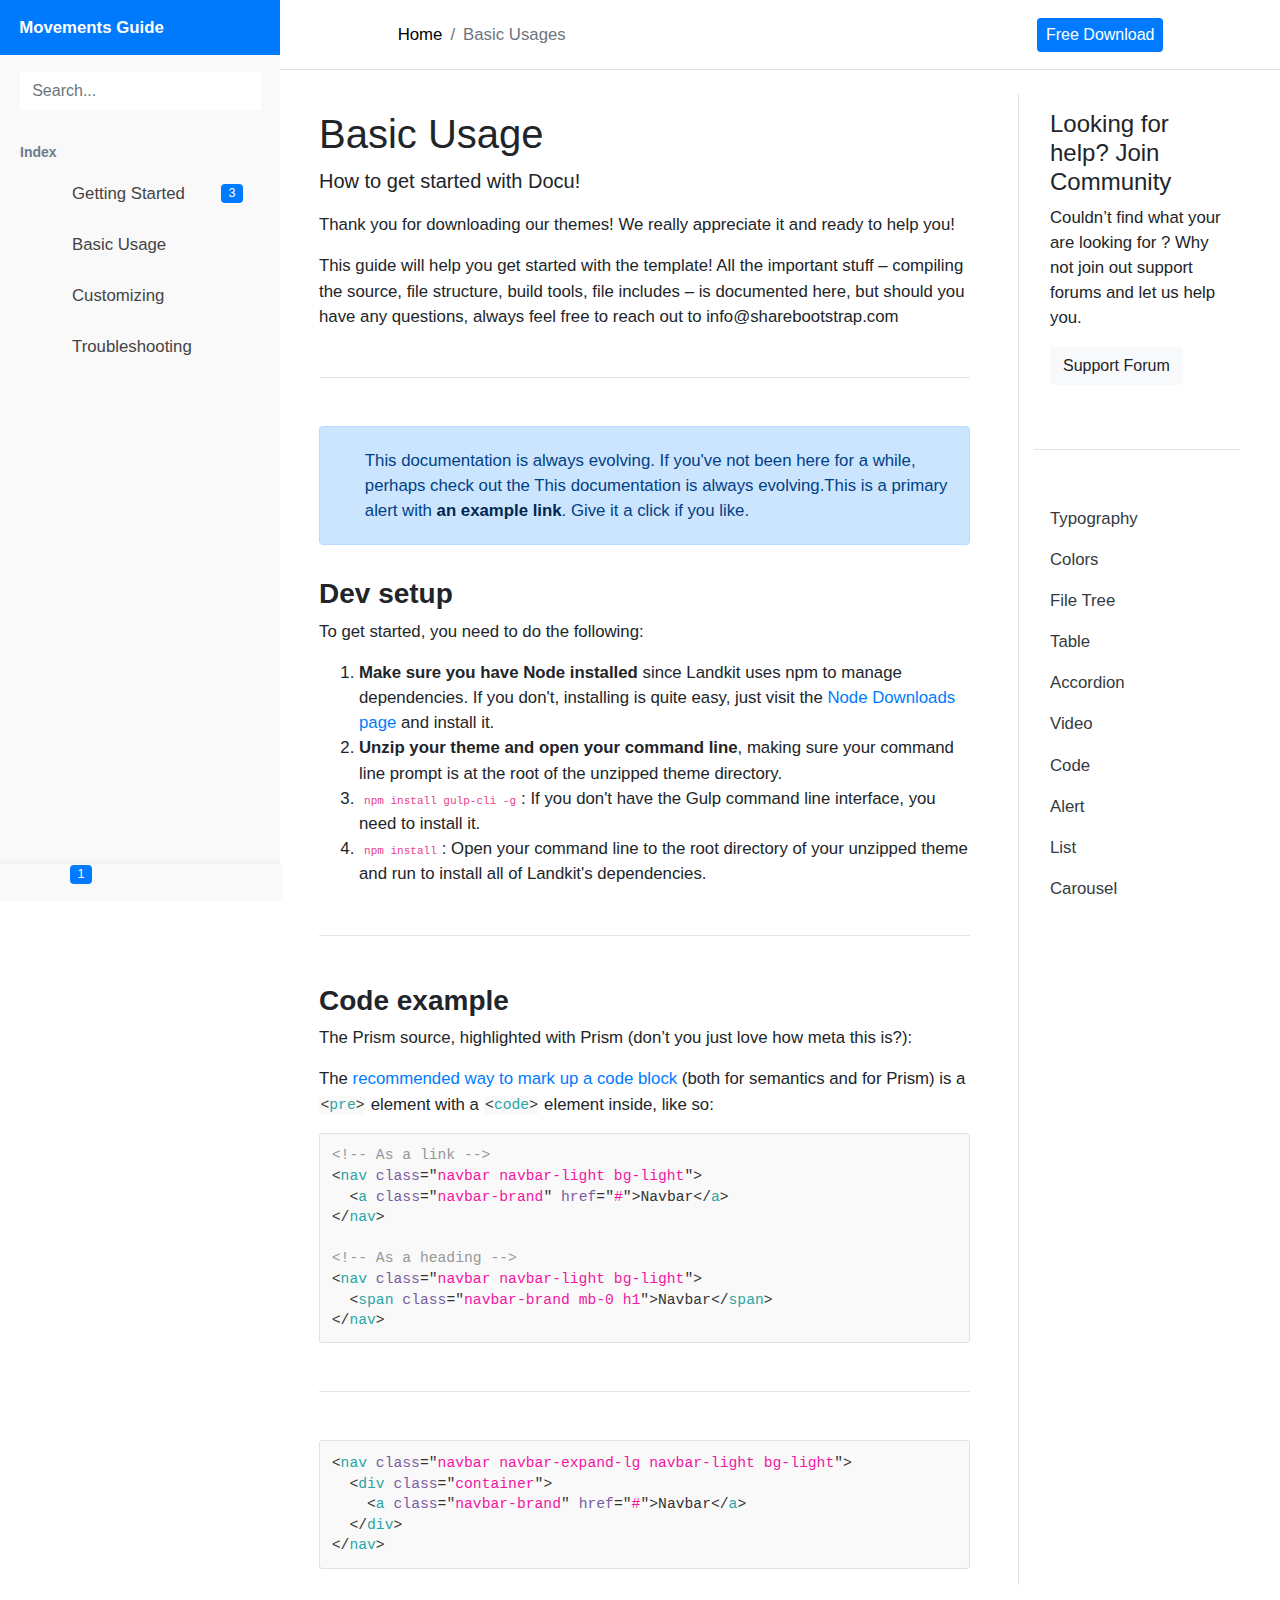
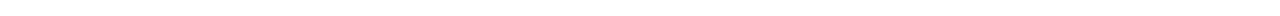
<file: basic-usage.html>
<!DOCTYPE html>
<html lang="en">

<head>
    <meta charset="utf-8">
    <meta http-equiv="X-UA-Compatible" content="IE=edge">
    <meta name="viewport" content="width=device-width, initial-scale=1">
    <meta name="description" content="Free bootstrap documentation template">
    <title>Free Bootstrap Documentation template</title>
    <!-- using online links -->
    <link rel="stylesheet" href="https://use.fontawesome.com/releases/v5.8.2/css/all.css" integrity="sha384-oS3vJWv+0UjzBfQzYUhtDYW+Pj2yciDJxpsK1OYPAYjqT085Qq/1cq5FLXAZQ7Ay" crossorigin="anonymous">
    <link rel="stylesheet" href="//malihu.github.io/custom-scrollbar/jquery.mCustomScrollbar.min.css">
    <!-- using local links -->
    <!-- <link rel="stylesheet" href="../node_modules/bootstrap/dist/css/bootstrap.min.css">
    <link rel="stylesheet" href="../node_modules/@fortawesome/fontawesome-free/css/all.min.css">
    <link rel="stylesheet" href="../node_modules/malihu-custom-scrollbar-plugin/jquery.mCustomScrollbar.css"> -->
    <link rel="stylesheet" href="css/main.css">
    <link rel="stylesheet" href="css/sidebar-themes.css">
    <link rel="shortcut icon" type="image/png" href="img/favicon.png" /> </head>

<body>
    <div class="page-wrapper toggled light-theme">
        <nav id="sidebar" class="sidebar-wrapper">
            <div class="sidebar-content">
                <!-- sidebar-brand  -->
                <div class="sidebar-item sidebar-brand text-white font-weight-bold">Movements Guide</div>
                <!-- sidebar-header  -->
                <!-- sidebar-search  -->
                <div class="sidebar-item sidebar-search">
                    <div>
                        <div class="input-group">
                            <input type="text" class="form-control search-menu" placeholder="Search...">
                            <div class="input-group-append"> <span class="input-group-text">
                                    <i class="fa fa-search" aria-hidden="true"></i>
                                </span> </div>
                        </div>
                    </div>
                </div>
                <!-- sidebar-menu  -->
                <div class=" sidebar-item sidebar-menu">
                    <ul>
                        <li class="header-menu"> <span>Index</span> </li>
                        <li class="sidebar-dropdown">
                            <a href="#"> <i class="fa fa-shopping-cart"></i> <span class="menu-text">Getting Started</span> <span class="badge badge-pill badge-primary">3</span> </a>
                            <div class="sidebar-submenu">
                                <ul>
                                    <li> <a href="index.html">Setup home page layout

                                        </a> </li>
                                    <li> <a href="#">How do i add knowledgebase post</a> </li>
                                    <li> <a href="#">How do i change header navigation style globally</a> </li>
                                </ul>
                            </div>
                        </li>
                        <li>
                            <a href="#"> <i class="fa fa-book"></i> <span class="menu-text">Basic Usage</span> </a>
                        </li>
                        <li>
                            <a href="#"> <i class="fa fa-calendar"></i> <span class="menu-text">Customizing</span> </a>
                        </li>
                        <li>
                            <a href="#"> <i class="fa fa-folder"></i> <span class="menu-text">Troubleshooting</span> </a>
                        </li>
                    </ul>
                </div>
                <!-- sidebar-menu  -->
            </div>
            <!-- sidebar-footer  -->
            <div class="sidebar-footer">
                <div class="dropdown">
                    <a href="#" data-toggle="dropdown" aria-haspopup="true" aria-expanded="false"> <i class="fa fa-bell"></i> <span class="badge badge-pill badge-primary notification">1</span> </a>
                    <div class="dropdown-menu notifications" aria-labelledby="dropdownMenuMessage">
                        <div class="notifications-header"> <i class="fa fa-bell"></i> Notifications </div>
                        <div class="dropdown-divider"></div>
                        <a class="dropdown-item" href="#">
                            <div class="notification-content">
                                <div class="icon"> <i class="fas fa-check text-success border border-success"></i> </div>
                                <div class="content">
                                    <div class="notification-detail">Download latest update </div>
                                    <div class="notification-time"> 20 minutes ago </div>
                                </div>
                            </div>
                        </a>
                        <div class="dropdown-divider"></div> <a class="dropdown-item text-center" href="#">All notifications</a> </div>
                </div>
                <div>
                    <a id="pin-sidebar" href="#"> <i class="fa fa-power-off"></i> </a>
                </div>
                <div class="pinned-footer">
                    <a href="#"> <i class="fas fa-ellipsis-h"></i> </a>
                </div>
            </div>
        </nav>
        <!-- page-content  -->
        <main class="page-content">
            <div id="overlay" class="overlay"></div>
            <div class="container-fluid">
                <div class="row d-flex align-items-center p-3 border-bottom">
                    <div class="col-md-1">
                        <a id="toggle-sidebar" class="btn rounded-0 p-3" href="#"> <i class="fas fa-bars"></i> </a>
                    </div>
                    <div class="col-md-8">
                        <nav aria-label="breadcrumb" class="align-items-center">
                            <a href="index.html" class="breadcrumb-back" title="Back"></a>
                            <ol class="breadcrumb d-none d-lg-inline-flex m-0">
                                <li class="breadcrumb-item"><a href="index.html">Home</a></li>
                                <li class="breadcrumb-item active" aria-current="page">Basic Usages</li>
                            </ol>
                        </nav>
                    </div>
                    <div class="col-md-3 text-left"> <a href="https://sharebootstrap.com/docu-free-bootstrap-4-documentation-theme/" class="btn btn-sm btn-primary btn-rounded">Free Download</a> </div>
                </div>
                <div class="row p-lg-4">
                    <article class="main-content col-md-9 pr-lg-5">
                        <!-- title -Add bootstrap helpers for spacing -->
                        <h1 class="mb-2 mt-3">Basic Usage</h1>
                        <!--//title -->
                        <p class="lead mb-3"> How to get started with Docu! </p>
                        <p>Thank you for downloading our themes! We really appreciate it and ready to help you!</p>
                        <p> This guide will help you get started with the template! All the important stuff – compiling the source, file structure, build tools, file includes – is documented here, but should you have any questions, always feel free to reach out to info@sharebootstrap.com </p>
                        <!-- Sep -->
                        <hr class="my-5">
                        <!-- alert -->
                        <div class="alert alert-primary d-flex justify-content-start align-items-center" role="alert"> <span class="fa fa-info mr-4"></span>
                            <p class="m-0"> This documentation is always evolving. If you've not been here for a while, perhaps check out the This documentation is always evolving.This is a primary alert with <a href="#" class="alert-link">an example link</a>. Give it a click if you like. </p>
                        </div>
                        <!-- heading -->
                        <h3 class="font-weight-bold mb-2">
                            Dev setup
                        </h3>
                        <p> To get started, you need to do the following: </p>
                        <ol>
                            <li><strong>Make sure you have Node installed</strong> since Landkit uses npm to manage dependencies. If you don't, installing is quite easy, just visit the <a href="https://nodejs.org/en/download/">Node Downloads page</a> and install it. </li>
                            <li><strong>Unzip your theme and open your command line</strong>, making sure your command line prompt is at the root of the unzipped theme directory. </li>
                            <li><strong class="badge badge-danger-soft"><code>npm install gulp-cli -g</code></strong>: If you don't have the Gulp command line interface, you need to install it.</li>
                            <li><strong class="badge badge-danger-soft"><code>npm install</code></strong>: Open your command line to the root directory of your unzipped theme and run to install all of Landkit's dependencies.</li>
                        </ol>
                        <!-- Sep -->
                        <hr class="my-5">
                        <h3 class="font-weight-bold mb-2">
                            Code example
                        </h3>
                        <p>The Prism source, highlighted with Prism (don’t you just love how meta this is?):</p>
                        <p>The <a href="https://www.w3.org/TR/html5/grouping-content.html#the-pre-element">recommended way to mark up a code block</a> (both for semantics and for Prism) is a <code class=" language-markup"><span class="token tag"><span class="token tag"><span class="token punctuation">&lt;</span>pre</span><span class="token punctuation">&gt;</span></span></code> element with a <code class=" language-markup"><span class="token tag"><span class="token tag"><span class="token punctuation">&lt;</span>code</span><span class="token punctuation">&gt;</span></span></code> element inside, like so:</p>
                        <figure class="highlight"><pre><code class="language-html" data-lang="html"><span class="c">&lt;!-- As a link --&gt;</span>
<span class="nt">&lt;nav</span> <span class="na">class=</span><span class="s">"navbar navbar-light bg-light"</span><span class="nt">&gt;</span>
  <span class="nt">&lt;a</span> <span class="na">class=</span><span class="s">"navbar-brand"</span> <span class="na">href=</span><span class="s">"#"</span><span class="nt">&gt;</span>Navbar<span class="nt">&lt;/a&gt;</span>
<span class="nt">&lt;/nav&gt;</span>

<span class="c">&lt;!-- As a heading --&gt;</span>
<span class="nt">&lt;nav</span> <span class="na">class=</span><span class="s">"navbar navbar-light bg-light"</span><span class="nt">&gt;</span>
  <span class="nt">&lt;span</span> <span class="na">class=</span><span class="s">"navbar-brand mb-0 h1"</span><span class="nt">&gt;</span>Navbar<span class="nt">&lt;/span&gt;</span>
<span class="nt">&lt;/nav&gt;</span></code></pre></figure>
                        <hr class="my-5">
                        <figure class="highlight"><pre><code class="language-html" data-lang="html"><span class="nt">&lt;nav</span> <span class="na">class=</span><span class="s">"navbar navbar-expand-lg navbar-light bg-light"</span><span class="nt">&gt;</span>
  <span class="nt">&lt;div</span> <span class="na">class=</span><span class="s">"container"</span><span class="nt">&gt;</span>
    <span class="nt">&lt;a</span> <span class="na">class=</span><span class="s">"navbar-brand"</span> <span class="na">href=</span><span class="s">"#"</span><span class="nt">&gt;</span>Navbar<span class="nt">&lt;/a&gt;</span>
  <span class="nt">&lt;/div&gt;</span>
<span class="nt">&lt;/nav&gt;</span></code></pre></figure>
                    </article>
                    <aside class="col-md-3 d-none d-md-block border-left">
                        <div class="widget widget-support-forum p-md-3 p-sm-2"> <span class="icon icon-forum"></span>
                            <h4>Looking for help? Join Community</h4>
                            <p>Couldn’t find what your are looking for ? Why not join out support forums and let us help you.</p> <a href="#" class="btn btn-light">Support Forum</a> </div>
                        <hr class="my-5">
                        <ul class="aside-nav nav flex-column">
                            <li class="nav-item"> <a data-scroll="" class="nav-link text-dark" href="#section-1">Typography</a> </li>
                            <li class="nav-item"> <a data-scroll="" class="nav-link text-dark" href="#section-2">Colors</a> </li>
                            <li class="nav-item"> <a data-scroll="" class="nav-link text-dark" href="#section-3">File Tree</a> </li>
                            <li class="nav-item"> <a data-scroll="" class="nav-link text-dark" href="#section-4">Table</a> </li>
                            <li class="nav-item"> <a data-scroll="" class="nav-link text-dark" href="#section-5">Accordion</a> </li>
                            <li class="nav-item"> <a data-scroll="" class="nav-link text-dark" href="#section-6">Video</a> </li>
                            <li class="nav-item"> <a data-scroll="" class="nav-link text-dark" href="#section-7">Code</a> </li>
                            <li class="nav-item"> <a data-scroll="" class="nav-link text-dark" href="#section-8">Alert</a> </li>
                            <li class="nav-item"> <a data-scroll="" class="nav-link text-dark" href="#section-9">List</a> </li>
                            <li class="nav-item"> <a data-scroll="" class="nav-link text-dark" href="#section-10">Carousel</a> </li>
                        </ul>
                    </aside>
                </div>
            </div>
        </main>
        <!-- page-content" -->
    </div>
    <!-- page-wrapper -->
    <!-- using online scripts -->
    <script src="https://cdnjs.cloudflare.com/ajax/libs/jquery/3.3.1/jquery.min.js"></script>
    <script src="https://cdnjs.cloudflare.com/ajax/libs/popper.js/1.14.6/umd/popper.min.js" integrity="sha384-wHAiFfRlMFy6i5SRaxvfOCifBUQy1xHdJ/yoi7FRNXMRBu5WHdZYu1hA6ZOblgut" crossorigin="anonymous">
    </script>
    <script src="https://stackpath.bootstrapcdn.com/bootstrap/4.2.1/js/bootstrap.min.js" integrity="sha384-B0UglyR+jN6CkvvICOB2joaf5I4l3gm9GU6Hc1og6Ls7i6U/mkkaduKaBhlAXv9k" crossorigin="anonymous">
    </script>
    <script src="//malihu.github.io/custom-scrollbar/jquery.mCustomScrollbar.concat.min.js"></script>
    <script src="js/prism.min.js"></script>
    <!-- using local scripts -->
    <!-- <script src="../node_modules/jquery/dist/jquery.min.js"></script>
    <script src="../node_modules/popper.js/dist/umd/popper.min.js"></script>
    <script src="../node_modules/bootstrap/dist/js/bootstrap.min.js"></script>
    <script src="../node_modules/malihu-custom-scrollbar-plugin/jquery.mCustomScrollbar.concat.min.js"></script> -->
    <script src="js/main.js"></script>
</body>

</html>
</file>
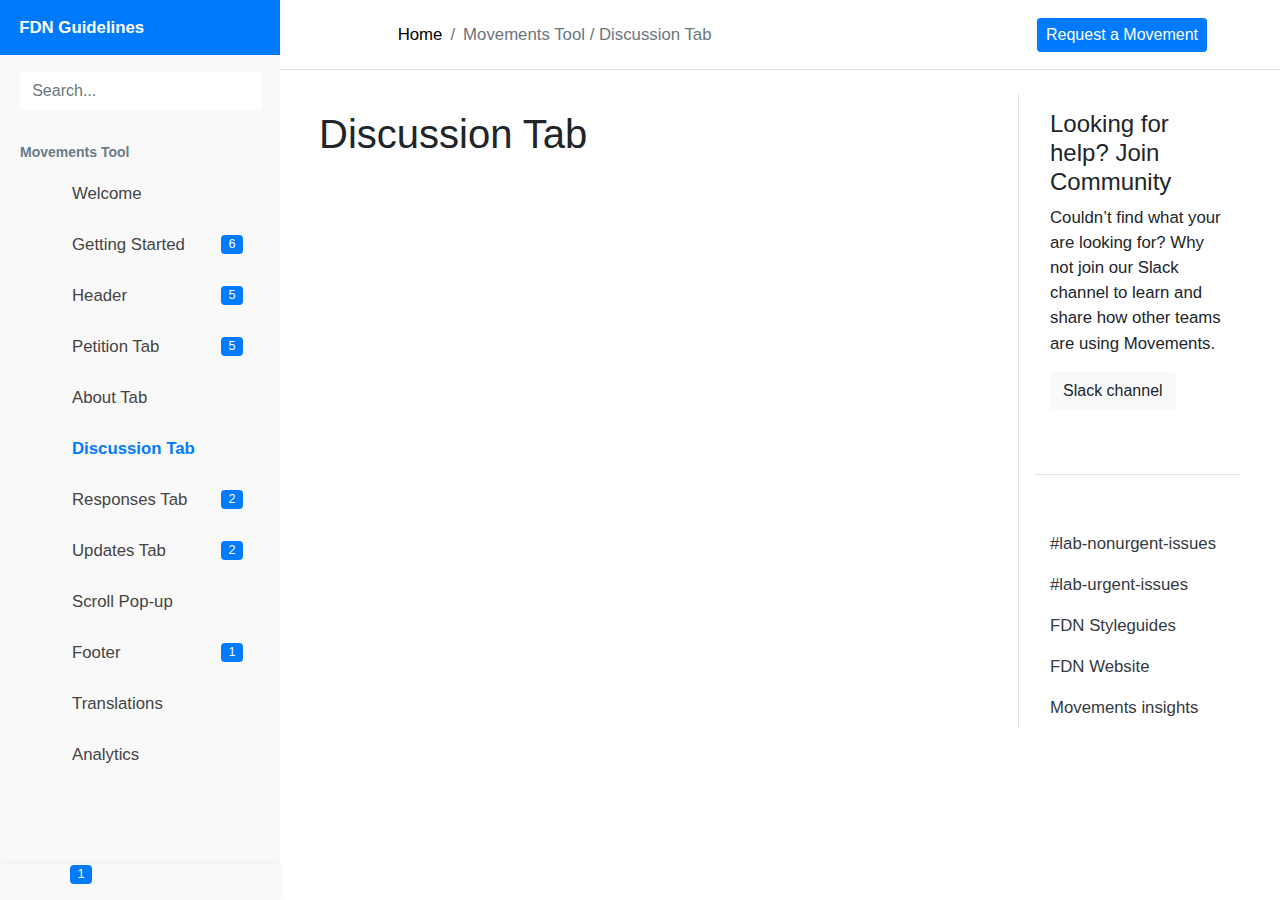
<file: discussion-tab.html>
<!DOCTYPE html>
<html lang="en">

<head>
    <meta charset="utf-8">
    <meta http-equiv="X-UA-Compatible" content="IE=edge">
    <meta name="viewport" content="width=device-width, initial-scale=1">
    <meta name="description" content="Free bootstrap documentation template">
    <title>LAB Documentation template</title>
    <!-- using online links -->
    <link rel="stylesheet" href="https://use.fontawesome.com/releases/v5.8.2/css/all.css" integrity="sha384-oS3vJWv+0UjzBfQzYUhtDYW+Pj2yciDJxpsK1OYPAYjqT085Qq/1cq5FLXAZQ7Ay" crossorigin="anonymous">
    <link rel="stylesheet" href="//malihu.github.io/custom-scrollbar/jquery.mCustomScrollbar.min.css">
    <!-- using local links -->
    <!-- <link rel="stylesheet" href="../node_modules/bootstrap/dist/css/bootstrap.min.css">
    <link rel="stylesheet" href="../node_modules/@fortawesome/fontawesome-free/css/all.min.css">
    <link rel="stylesheet" href="../node_modules/malihu-custom-scrollbar-plugin/jquery.mCustomScrollbar.css"> -->
    <link rel="stylesheet" href="css/main.css">
    <link rel="stylesheet" href="css/sidebar-themes.css">
    <link rel="shortcut icon" type="image/png" href="img/favicon.png" /> </head>

<body>
    <div class="page-wrapper toggled light-theme">
        <nav id="sidebar" class="sidebar-wrapper">
            <div class="sidebar-content">
                <!-- sidebar-brand  -->
                <div class="sidebar-item sidebar-brand text-white font-weight-bold">FDN Guidelines</div>
                <!-- sidebar-header  -->
                <!-- sidebar-search  -->
                <div class="sidebar-item sidebar-search">
                    <div>
                        <div class="input-group">
                            <input type="text" class="form-control search-menu" placeholder="Search...">
                            <div class="input-group-append"> <span class="input-group-text">
                                    <i class="fa fa-search" aria-hidden="true"></i>
                                </span> </div>
                        </div>
                    </div>
                </div>
                <!-- sidebar-menu  -->
                <div class="sidebar-item sidebar-menu">
                    <ul>
                        <li class="header-menu"><span>Movements Tool</span></li>
                        <li>
                            <a href="index.html"><i class="fa fa-book"></i> <span class="menu-text">Welcome</span> </a>
                        </li>
                        <li class="sidebar-dropdown">
                            <a href="getting-started-index.html"> <i class="fa fa-book"></i> <span class="menu-text">Getting Started</span> <span class="badge badge-pill badge-primary">6</span> </a>
                            <div class="sidebar-submenu">
                                <ul>
                                    <li> <a href="#">Understanding the tool</a> </li>
                                    <li> <a href="#">Site Structure</a> </li>
                                    <li> <a href="#">Quick site tour</a> </li>
                                    <li> <a href="#">Login as admin</a> </li>
                                    <li> <a href="#">Add admin users</a> </li>
                                    <li> <a href="#">Need help?</a> </li>
                                </ul>
                            </div>
                        </li>
                        <li class="sidebar-dropdown">
                            <a href="header-index.html"> <i class="fa fa-book"></i> <span class="menu-text">Header</span> <span class="badge badge-pill badge-primary">5</span> </a>
                            <div class="sidebar-submenu">
                                <ul>
                                    <li> <a href="#">Basic options</a> </li>
                                    <li> <a href="#">Theme color</a> </li>
                                    <li> <a href="#">Update setup</a> </li>
                                    <li> <a href="#">CTA buttons</a></li>
                                    <li> <a href="#">Header image</a></li>
                                </ul>
                            </div>
                        </li>
                        <li class="sidebar-dropdown">
                            <a href="petition-tab.html"> <i class="fa fa-book"></i> <span class="menu-text">Petition Tab</span> <span class="badge badge-pill badge-primary">5</span> </a>
                            <div class="sidebar-submenu">
                                <ul>
                                    <li> <a href="#">Add or remove petitions</a> </li>
                                    <li> <a href="#">Order petitions</a> </li>
                                    <li> <a href="#">Create filters</a> </li>
                                    <li> <a href="#">Manual update</a> </li>
                                    <li> <a href="#">Export petitions (CSV)</a> </li>
                                </ul>
                            </div>
                        </li>
                        <li>
                            <a href="about-tab.html"><i class="fa fa-book"></i> <span class="menu-text">About Tab</span> </a>
                        </li>
                        <li>
                            <a href="#" style="color: #007bff;font-weight: 600"><i class="fa fa-book"></i> <span class="menu-text">Discussion Tab</span> </a>
                        </li>
                        <li class="sidebar-dropdown">
                            <a href="responses-tab.html"> <i class="fa fa-book"></i> <span class="menu-text">Responses Tab</span> <span class="badge badge-pill badge-primary">2</span> </a>
                            <div class="sidebar-submenu">
                                <ul>
                                    <li> <a href="#">Order/hide responses</a> </li>
                                    <li> <a href="#">DM Profile cards</a> </li>
                                </ul>
                            </div>
                        </li>
                        <li class="sidebar-dropdown">
                            <a href="updates-tab.html"> <i class="fa fa-book"></i> <span class="menu-text">Updates Tab</span> <span class="badge badge-pill badge-primary">2</span> </a>
                            <div class="sidebar-submenu">
                                <ul>
                                    <li> <a href="#">Link posts</a> </li>
                                    <li> <a href="#">Standard posts</a> </li>
                                </ul>
                            </div>
                        </li>
                       <li>
                            <a href="popup.html"><i class="fa fa-book"></i> <span class="menu-text">Scroll Pop-up</span> </a>
                        </li>
                        <li class="sidebar-dropdown">
                            <a href="footer.html"> <i class="fa fa-book"></i> <span class="menu-text">Footer</span> <span class="badge badge-pill badge-primary">1</span> </a>
                            <div class="sidebar-submenu">
                                <ul>
                                    <li> <a href="#">Footer alert message</a> </li>
                                </ul>
                            </div>
                        </li>
                        <li>
                            <a href="multilang.html"><i class="fa fa-book"></i> <span class="menu-text">Translations</span> </a>
                        </li>
                        <li>
                            <a href="analytics.html"><i class="fa fa-book"></i> <span class="menu-text">Analytics</span> </a>
                        </li>
                    </ul>
                </div>
                <!-- sidebar-menu  -->
            </div>
            <!-- sidebar-footer  -->
            <div class="sidebar-footer">
                <div class="dropdown">
                    <a href="#" data-toggle="dropdown" aria-haspopup="true" aria-expanded="false"> <i class="fa fa-bell"></i> <span class="badge badge-pill badge-primary notification">1</span> </a>
                    <div class="dropdown-menu notifications" aria-labelledby="dropdownMenuMessage">
                        <div class="notifications-header"> <i class="fa fa-bell"></i> Notifications </div>
                        <div class="dropdown-divider"></div>
                        <a class="dropdown-item" href="#">
                            <div class="notification-content">
                                <div class="icon"> <i class="fas fa-check text-success border border-success"></i> </div>
                                <div class="content">
                                    <div class="notification-detail">NEW: filter petitions by signature count.</div>
                                    <div class="notification-time"> Released: 20 september 2020 </div>
                                </div>
                            </div>
                        </a>
                        <div class="dropdown-divider"></div> <a class="dropdown-item text-center" href="#">All notifications</a> </div>
                </div>
                <div>
                    <a id="pin-sidebar" href="#"> <i class="fa fa-arrows-alt-h"></i> </a>
                </div>
                <div class="pinned-footer">
                    <a href="#"> <i class="fas fa-ellipsis-h"></i> </a>
                </div>
            </div>
        </nav>
        <!-- page-content  -->
        <main class="page-content">
            <div id="overlay" class="overlay"></div>
            <div class="container-fluid">
                <div class="row d-flex align-items-center p-3 border-bottom">
                    <div class="col-md-1">
                        <a id="toggle-sidebar" class="btn rounded-0 p-3" href="#"> <i class="fas fa-bars"></i> </a>
                    </div>
                    <div class="col-md-8">
                        <nav aria-label="breadcrumb" class="align-items-center">
                            <a href="index.html" class="breadcrumb-back" title="Back"></a>
                            <ol class="breadcrumb d-none d-lg-inline-flex m-0">
                                <li class="breadcrumb-item"><a href="#">Home</a></li>
                                <li class="breadcrumb-item active" aria-current="page">Movements tool / Discussion Tab</li>
                            </ol>
                        </nav>
                    </div>
                    <div class="col-md-3 text-left"> <a href="https://docs.google.com/forms/d/e/1FAIpQLSfatznuU2zRck653mrSmWy08O2E1opARyB9kUMCzRKXIY9LCw/viewform" class="btn btn-sm btn-primary btn-rounded">Request a Movement</a> </div>
                </div>
                <div class="row p-lg-4">
                    <article class="main-content col-md-9 pr-lg-5">
                        <!-- title -Add bootstrap helpers for spacing -->
                        <h1 class="mb-2 mt-3">Discussion Tab</h1>
                        <!--//title -->
                        
                    </article>
                    <aside class="col-md-3 d-none d-md-block border-left">
                        <div class="widget widget-support-forum p-md-3 p-sm-2"> <span class="icon icon-forum"></span>
                            <h4>Looking for help? Join Community</h4>
                            <p>Couldn’t find what your are looking for? Why not join our Slack channel to learn and share how other teams are using Movements.</p> <a href="https://change.slack.com/archives/GNDP16N5D" class="btn btn-light">Slack channel</a> </div>
                        <hr class="my-5">
                        <ul class="aside-nav nav flex-column">
                            <li class="nav-item"> <a data-scroll="" class="nav-link text-dark" href="https://change.slack.com/archives/C01A634NCG6">#lab-nonurgent-issues</a> </li>
                            <li class="nav-item"> <a data-scroll="" class="nav-link text-dark" href="https://change.slack.com/archives/C01A9N2A8P7">#lab-urgent-issues</a> </li>
                            <li class="nav-item"> <a data-scroll="" class="nav-link text-dark" href="#">FDN Styleguides</a> </li>
                            <li class="nav-item"> <a data-scroll="" class="nav-link text-dark" href="#">FDN Website</a> </li>
                            <li class="nav-item"> <a data-scroll="" class="nav-link text-dark" href="https://changeguru.org/category/movements/">Movements insights</a> </li>
                            
                        </ul>
                    </aside>
                </div>
            </div>
        </main>
        <!-- page-content" -->
    </div>
    <!-- page-wrapper -->
    <!-- using online scripts -->
    <script src="https://cdnjs.cloudflare.com/ajax/libs/jquery/3.3.1/jquery.min.js"></script>
    <script src="https://cdnjs.cloudflare.com/ajax/libs/popper.js/1.14.6/umd/popper.min.js" integrity="sha384-wHAiFfRlMFy6i5SRaxvfOCifBUQy1xHdJ/yoi7FRNXMRBu5WHdZYu1hA6ZOblgut" crossorigin="anonymous">
    </script>
    <script src="https://stackpath.bootstrapcdn.com/bootstrap/4.2.1/js/bootstrap.min.js" integrity="sha384-B0UglyR+jN6CkvvICOB2joaf5I4l3gm9GU6Hc1og6Ls7i6U/mkkaduKaBhlAXv9k" crossorigin="anonymous">
    </script>
    <script src="//malihu.github.io/custom-scrollbar/jquery.mCustomScrollbar.concat.min.js"></script>
    <script src="js/prism.min.js"></script>
    <!-- using local scripts -->
    <!-- <script src="../node_modules/jquery/dist/jquery.min.js"></script>
    <script src="../node_modules/popper.js/dist/umd/popper.min.js"></script>
    <script src="../node_modules/bootstrap/dist/js/bootstrap.min.js"></script>
    <script src="../node_modules/malihu-custom-scrollbar-plugin/jquery.mCustomScrollbar.concat.min.js"></script> -->
    <script src="js/main.js"></script>
</body>

</html>
</file>
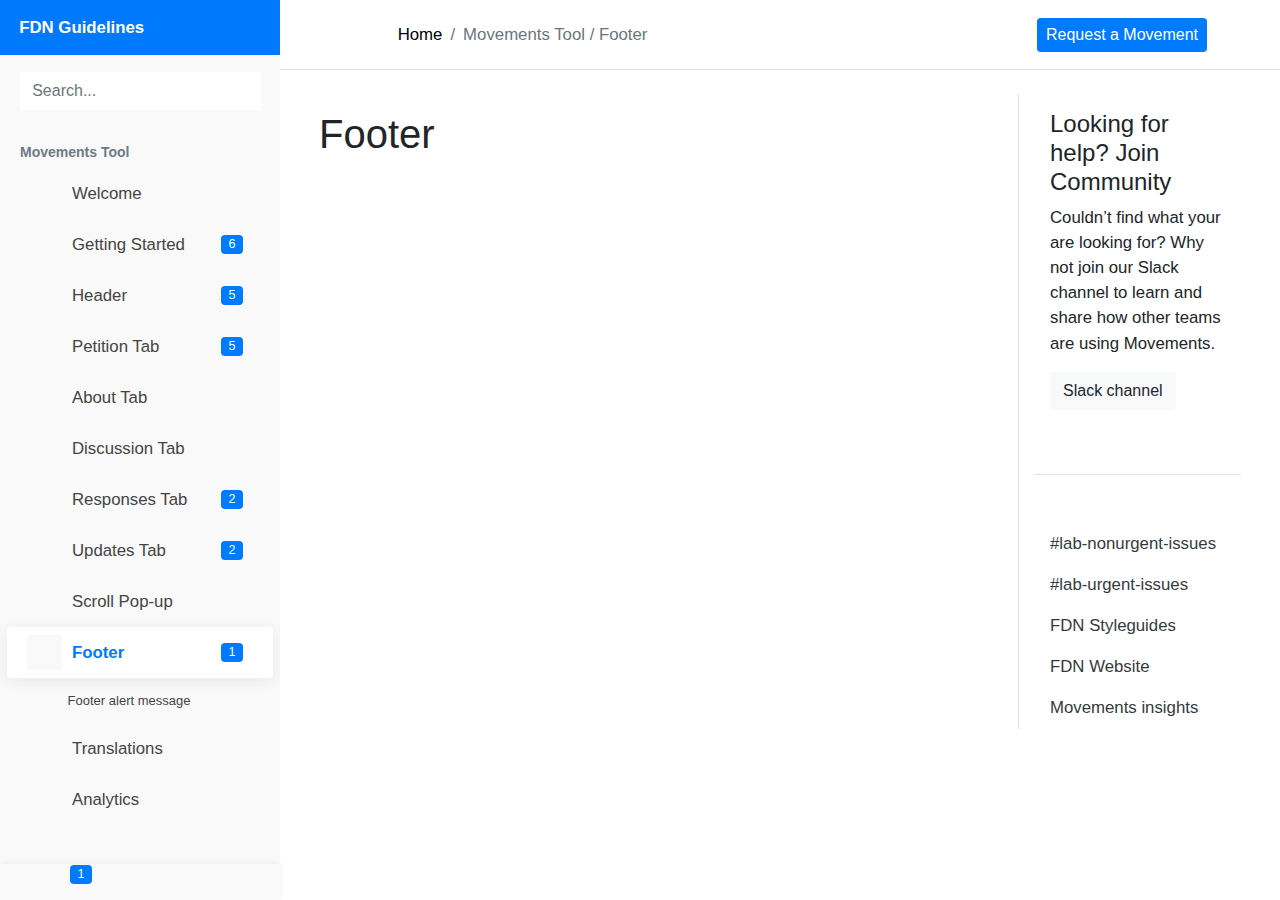
<file: footer.html>
<!DOCTYPE html>
<html lang="en">

<head>
    <meta charset="utf-8">
    <meta http-equiv="X-UA-Compatible" content="IE=edge">
    <meta name="viewport" content="width=device-width, initial-scale=1">
    <meta name="description" content="Free bootstrap documentation template">
    <title>LAB Documentation template</title>
    <!-- using online links -->
    <link rel="stylesheet" href="https://use.fontawesome.com/releases/v5.8.2/css/all.css" integrity="sha384-oS3vJWv+0UjzBfQzYUhtDYW+Pj2yciDJxpsK1OYPAYjqT085Qq/1cq5FLXAZQ7Ay" crossorigin="anonymous">
    <link rel="stylesheet" href="//malihu.github.io/custom-scrollbar/jquery.mCustomScrollbar.min.css">
    <!-- using local links -->
    <!-- <link rel="stylesheet" href="../node_modules/bootstrap/dist/css/bootstrap.min.css">
    <link rel="stylesheet" href="../node_modules/@fortawesome/fontawesome-free/css/all.min.css">
    <link rel="stylesheet" href="../node_modules/malihu-custom-scrollbar-plugin/jquery.mCustomScrollbar.css"> -->
    <link rel="stylesheet" href="css/main.css">
    <link rel="stylesheet" href="css/sidebar-themes.css">
    <link rel="shortcut icon" type="image/png" href="img/favicon.png" /> </head>

<body>
    <div class="page-wrapper toggled light-theme">
        <nav id="sidebar" class="sidebar-wrapper">
            <div class="sidebar-content">
                <!-- sidebar-brand  -->
                <div class="sidebar-item sidebar-brand text-white font-weight-bold">FDN Guidelines</div>
                <!-- sidebar-header  -->
                <!-- sidebar-search  -->
                <div class="sidebar-item sidebar-search">
                    <div>
                        <div class="input-group">
                            <input type="text" class="form-control search-menu" placeholder="Search...">
                            <div class="input-group-append"> <span class="input-group-text">
                                    <i class="fa fa-search" aria-hidden="true"></i>
                                </span> </div>
                        </div>
                    </div>
                </div>
                <!-- sidebar-menu  -->
                <div class="sidebar-item sidebar-menu">
                    <ul>
                        <li class="header-menu"><span>Movements Tool</span></li>
                        <li>
                            <a href="index.html"><i class="fa fa-book"></i> <span class="menu-text">Welcome</span> </a>
                        </li>
                        <li class="sidebar-dropdown">
                            <a href="getting-started-index.html"> <i class="fa fa-book"></i> <span class="menu-text">Getting Started</span> <span class="badge badge-pill badge-primary">6</span> </a>
                            <div class="sidebar-submenu">
                                <ul>
                                    <li> <a href="#">Understanding the tool</a> </li>
                                    <li> <a href="#">Site Structure</a> </li>
                                    <li> <a href="#">Quick site tour</a> </li>
                                    <li> <a href="#">Login as admin</a> </li>
                                    <li> <a href="#">Add admin users</a> </li>
                                    <li> <a href="#">Need help?</a> </li>
                                </ul>
                            </div>
                        </li>
                        <li class="sidebar-dropdown">
                            <a href="header-index.html"> <i class="fa fa-book"></i> <span class="menu-text">Header</span> <span class="badge badge-pill badge-primary">5</span> </a>
                            <div class="sidebar-submenu">
                                <ul>
                                    <li> <a href="#">Basic options</a> </li>
                                    <li> <a href="#">Theme color</a> </li>
                                    <li> <a href="#">Update setup</a> </li>
                                    <li> <a href="#">CTA buttons</a></li>
                                    <li> <a href="#">Header image</a></li>
                                </ul>
                            </div>
                        </li>
                        <li class="sidebar-dropdown">
                            <a href="petition-tab.html"> <i class="fa fa-book"></i> <span class="menu-text">Petition Tab</span> <span class="badge badge-pill badge-primary">5</span> </a>
                            <div class="sidebar-submenu">
                                <ul>
                                    <li> <a href="#">Add or remove petitions</a> </li>
                                    <li> <a href="#">Order petitions</a> </li>
                                    <li> <a href="#">Create filters</a> </li>
                                    <li> <a href="#">Manual update</a> </li>
                                    <li> <a href="#">Export petitions (CSV)</a> </li>
                                </ul>
                            </div>
                        </li>
                        <li>
                            <a href="about-tab.html"><i class="fa fa-book"></i> <span class="menu-text">About Tab</span> </a>
                        </li>
                        <li>
                            <a href="discussion-tab.html"><i class="fa fa-book"></i> <span class="menu-text">Discussion Tab</span> </a>
                        </li>
                        <li class="sidebar-dropdown">
                            <a href="responses-tab.html"> <i class="fa fa-book"></i> <span class="menu-text">Responses Tab</span> <span class="badge badge-pill badge-primary">2</span> </a>
                            <div class="sidebar-submenu">
                                <ul>
                                    <li> <a href="#">Order/hide responses</a> </li>
                                    <li> <a href="#">DM Profile cards</a> </li>
                                </ul>
                            </div>
                        </li>
                        <li class="sidebar-dropdown">
                            <a href="updates-tab.html"> <i class="fa fa-book"></i> <span class="menu-text">Updates Tab</span> <span class="badge badge-pill badge-primary">2</span> </a>
                            <div class="sidebar-submenu">
                                <ul>
                                    <li> <a href="#">Link posts</a> </li>
                                    <li> <a href="#">Standard posts</a> </li>
                                </ul>
                            </div>
                        </li>
                       <li>
                            <a href="popup.html"><i class="fa fa-book"></i> <span class="menu-text">Scroll Pop-up</span> </a>
                        </li>
                            <li class="sidebar-dropdown active">
                            <a href="#" style="color: #007bff;font-weight: 600"> <i class="fa fa-book"></i> <span class="menu-text">Footer</span> <span class="badge badge-pill badge-primary">1</span> </a>
                            <div class="sidebar-submenu" style="display: block;">
                                <ul>
                                    <li> <a href="#">Footer alert message</a> </li>
                                </ul>
                            </div>
                        </li>
                        <li>
                            <a href="multilang.html"><i class="fa fa-book"></i> <span class="menu-text">Translations</span> </a>
                        </li>
                        <li>
                            <a href="analytics.html"><i class="fa fa-book"></i> <span class="menu-text">Analytics</span> </a>
                        </li>
                    </ul>
                </div>
                <!-- sidebar-menu  -->
            </div>
            <!-- sidebar-footer  -->
            <div class="sidebar-footer">
                <div class="dropdown">
                    <a href="#" data-toggle="dropdown" aria-haspopup="true" aria-expanded="false"> <i class="fa fa-bell"></i> <span class="badge badge-pill badge-primary notification">1</span> </a>
                    <div class="dropdown-menu notifications" aria-labelledby="dropdownMenuMessage">
                        <div class="notifications-header"> <i class="fa fa-bell"></i> Notifications </div>
                        <div class="dropdown-divider"></div>
                        <a class="dropdown-item" href="#">
                            <div class="notification-content">
                                <div class="icon"> <i class="fas fa-check text-success border border-success"></i> </div>
                                <div class="content">
                                    <div class="notification-detail">NEW: filter petitions by signature count.</div>
                                    <div class="notification-time"> Released: 20 september 2020 </div>
                                </div>
                            </div>
                        </a>
                        <div class="dropdown-divider"></div> <a class="dropdown-item text-center" href="#">All notifications</a> </div>
                </div>
                <div>
                    <a id="pin-sidebar" href="#"> <i class="fa fa-arrows-alt-h"></i> </a>
                </div>
                <div class="pinned-footer">
                    <a href="#"> <i class="fas fa-ellipsis-h"></i> </a>
                </div>
            </div>
        </nav>
        <!-- page-content  -->
        <main class="page-content">
            <div id="overlay" class="overlay"></div>
            <div class="container-fluid">
                <div class="row d-flex align-items-center p-3 border-bottom">
                    <div class="col-md-1">
                        <a id="toggle-sidebar" class="btn rounded-0 p-3" href="#"> <i class="fas fa-bars"></i> </a>
                    </div>
                    <div class="col-md-8">
                        <nav aria-label="breadcrumb" class="align-items-center">
                            <a href="index.html" class="breadcrumb-back" title="Back"></a>
                            <ol class="breadcrumb d-none d-lg-inline-flex m-0">
                                <li class="breadcrumb-item"><a href="#">Home</a></li>
                                <li class="breadcrumb-item active" aria-current="page">Movements tool / Footer</li>
                            </ol>
                        </nav>
                    </div>
                    <div class="col-md-3 text-left"> <a href="https://docs.google.com/forms/d/e/1FAIpQLSfatznuU2zRck653mrSmWy08O2E1opARyB9kUMCzRKXIY9LCw/viewform" class="btn btn-sm btn-primary btn-rounded">Request a Movement</a> </div>
                </div>
                <div class="row p-lg-4">
                    <article class="main-content col-md-9 pr-lg-5">
                        <!-- title -Add bootstrap helpers for spacing -->
                        <h1 class="mb-2 mt-3">Footer</h1>
                        <!--//title -->
                        
                    </article>
                    <aside class="col-md-3 d-none d-md-block border-left">
                        <div class="widget widget-support-forum p-md-3 p-sm-2"> <span class="icon icon-forum"></span>
                            <h4>Looking for help? Join Community</h4>
                            <p>Couldn’t find what your are looking for? Why not join our Slack channel to learn and share how other teams are using Movements.</p> <a href="https://change.slack.com/archives/GNDP16N5D" class="btn btn-light">Slack channel</a> </div>
                        <hr class="my-5">
                        <ul class="aside-nav nav flex-column">
                            <li class="nav-item"> <a data-scroll="" class="nav-link text-dark" href="https://change.slack.com/archives/C01A634NCG6">#lab-nonurgent-issues</a> </li>
                            <li class="nav-item"> <a data-scroll="" class="nav-link text-dark" href="https://change.slack.com/archives/C01A9N2A8P7">#lab-urgent-issues</a> </li>
                            <li class="nav-item"> <a data-scroll="" class="nav-link text-dark" href="#">FDN Styleguides</a> </li>
                            <li class="nav-item"> <a data-scroll="" class="nav-link text-dark" href="#">FDN Website</a> </li>
                            <li class="nav-item"> <a data-scroll="" class="nav-link text-dark" href="https://changeguru.org/category/movements/">Movements insights</a> </li>
                            
                        </ul>
                    </aside>
                </div>
            </div>
        </main>
        <!-- page-content" -->
    </div>
    <!-- page-wrapper -->
    <!-- using online scripts -->
    <script src="https://cdnjs.cloudflare.com/ajax/libs/jquery/3.3.1/jquery.min.js"></script>
    <script src="https://cdnjs.cloudflare.com/ajax/libs/popper.js/1.14.6/umd/popper.min.js" integrity="sha384-wHAiFfRlMFy6i5SRaxvfOCifBUQy1xHdJ/yoi7FRNXMRBu5WHdZYu1hA6ZOblgut" crossorigin="anonymous">
    </script>
    <script src="https://stackpath.bootstrapcdn.com/bootstrap/4.2.1/js/bootstrap.min.js" integrity="sha384-B0UglyR+jN6CkvvICOB2joaf5I4l3gm9GU6Hc1og6Ls7i6U/mkkaduKaBhlAXv9k" crossorigin="anonymous">
    </script>
    <script src="//malihu.github.io/custom-scrollbar/jquery.mCustomScrollbar.concat.min.js"></script>
    <script src="js/prism.min.js"></script>
    <!-- using local scripts -->
    <!-- <script src="../node_modules/jquery/dist/jquery.min.js"></script>
    <script src="../node_modules/popper.js/dist/umd/popper.min.js"></script>
    <script src="../node_modules/bootstrap/dist/js/bootstrap.min.js"></script>
    <script src="../node_modules/malihu-custom-scrollbar-plugin/jquery.mCustomScrollbar.concat.min.js"></script> -->
    <script src="js/main.js"></script>
</body>

</html>
</file>
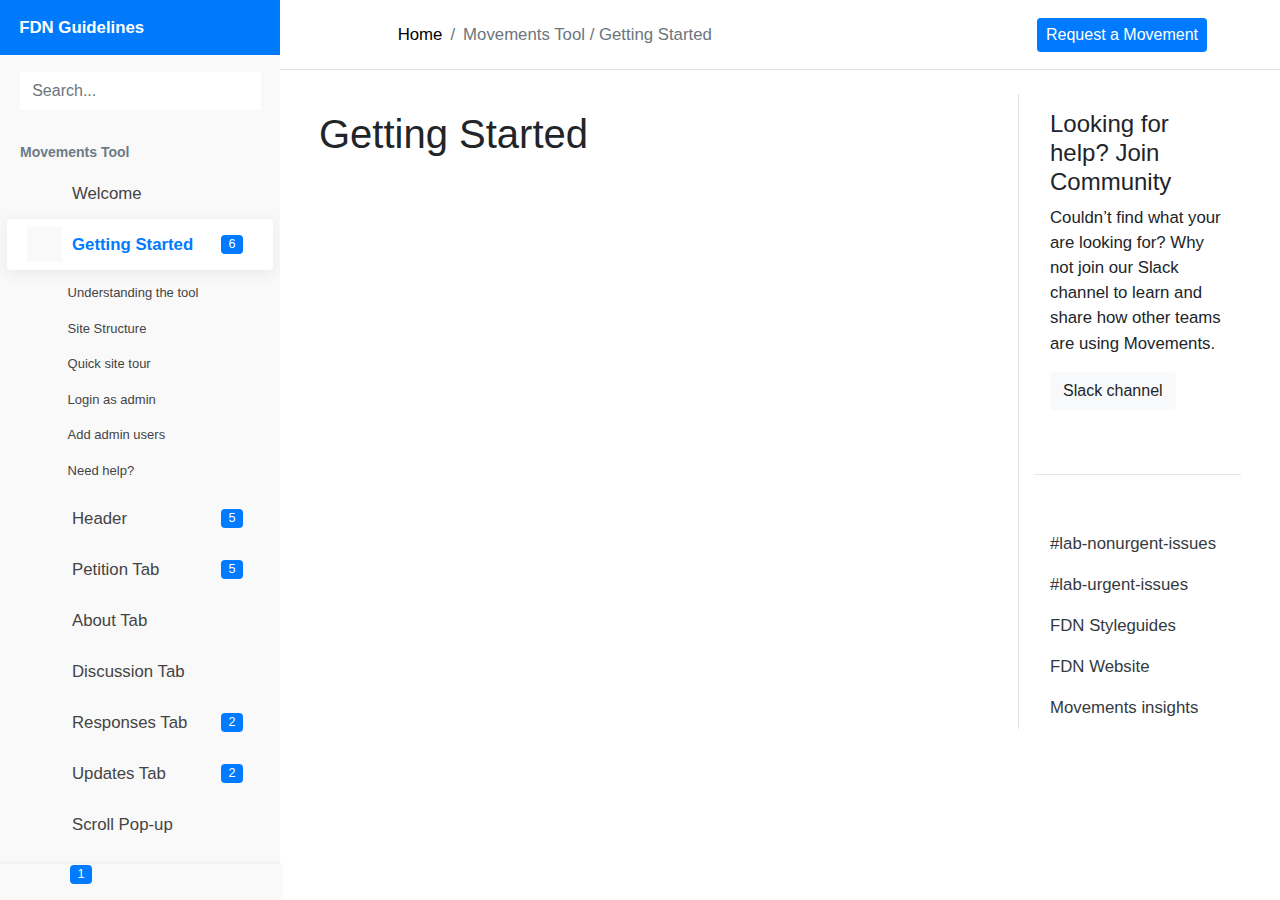
<file: getting-started-index.html>
<!DOCTYPE html>
<html lang="en">

<head>
    <meta charset="utf-8">
    <meta http-equiv="X-UA-Compatible" content="IE=edge">
    <meta name="viewport" content="width=device-width, initial-scale=1">
    <meta name="description" content="Free bootstrap documentation template">
    <title>LAB Documentation template</title>
    <!-- using online links -->
    <link rel="stylesheet" href="https://use.fontawesome.com/releases/v5.8.2/css/all.css" integrity="sha384-oS3vJWv+0UjzBfQzYUhtDYW+Pj2yciDJxpsK1OYPAYjqT085Qq/1cq5FLXAZQ7Ay" crossorigin="anonymous">
    <link rel="stylesheet" href="//malihu.github.io/custom-scrollbar/jquery.mCustomScrollbar.min.css">
    <!-- using local links -->
    <!-- <link rel="stylesheet" href="../node_modules/bootstrap/dist/css/bootstrap.min.css">
    <link rel="stylesheet" href="../node_modules/@fortawesome/fontawesome-free/css/all.min.css">
    <link rel="stylesheet" href="../node_modules/malihu-custom-scrollbar-plugin/jquery.mCustomScrollbar.css"> -->
    <link rel="stylesheet" href="css/main.css">
    <link rel="stylesheet" href="css/sidebar-themes.css">
    <link rel="shortcut icon" type="image/png" href="img/favicon.png" /> </head>

<body>
    <div class="page-wrapper toggled light-theme">
        <nav id="sidebar" class="sidebar-wrapper">
            <div class="sidebar-content">
                <!-- sidebar-brand  -->
                <div class="sidebar-item sidebar-brand text-white font-weight-bold">FDN Guidelines</div>
                <!-- sidebar-header  -->
                <!-- sidebar-search  -->
                <div class="sidebar-item sidebar-search">
                    <div>
                        <div class="input-group">
                            <input type="text" class="form-control search-menu" placeholder="Search...">
                            <div class="input-group-append"> <span class="input-group-text">
                                    <i class="fa fa-search" aria-hidden="true"></i>
                                </span> </div>
                        </div>
                    </div>
                </div>
                <!-- sidebar-menu  -->
                <div class="sidebar-item sidebar-menu">
                    <ul>
                        <li class="header-menu"><span>Movements Tool</span></li>
                        <li>
                            <a href="index.html"><i class="fa fa-book"></i> <span class="menu-text">Welcome</span> </a>
                        </li>
                        <li class="sidebar-dropdown active">
                            <a href="#" style="color: #007bff;font-weight: 600"> <i class="fa fa-book"></i> <span class="menu-text">Getting Started</span> <span class="badge badge-pill badge-primary">6</span> </a>
                            <div class="sidebar-submenu" style="display: block;">
                                <ul>
                                    <li> <a href="#">Understanding the tool</a> </li>
                                    <li> <a href="#">Site Structure</a> </li>
                                    <li> <a href="#">Quick site tour</a> </li>
                                    <li> <a href="#">Login as admin</a> </li>
                                    <li> <a href="#">Add admin users</a> </li>
                                    <li> <a href="#">Need help?</a> </li>
                                </ul>
                            </div>
                        </li>
                        <li class="sidebar-dropdown">
                            <a href="header-index.html"> <i class="fa fa-book"></i> <span class="menu-text">Header</span> <span class="badge badge-pill badge-primary">5</span> </a>
                            <div class="sidebar-submenu">
                                <ul>
                                    <li> <a href="#">Basic options</a> </li>
                                    <li> <a href="#">Theme color</a> </li>
                                    <li> <a href="#">Update setup</a> </li>
                                    <li> <a href="#">CTA buttons</a></li>
                                    <li> <a href="#">Header image</a></li>
                                </ul>
                            </div>
                        </li>
                        <li class="sidebar-dropdown">
                            <a href="petition-tab.html"> <i class="fa fa-book"></i> <span class="menu-text">Petition Tab</span> <span class="badge badge-pill badge-primary">5</span> </a>
                            <div class="sidebar-submenu">
                                <ul>
                                    <li> <a href="#">Add or remove petitions</a> </li>
                                    <li> <a href="#">Order petitions</a> </li>
                                    <li> <a href="#">Create filters</a> </li>
                                    <li> <a href="#">Manual update</a> </li>
                                    <li> <a href="#">Export petitions (CSV)</a> </li>
                                </ul>
                            </div>
                        </li>
                        <li>
                            <a href="about-tab.html"><i class="fa fa-book"></i> <span class="menu-text">About Tab</span> </a>
                        </li>
                        <li>
                            <a href="discussion-tab.html"><i class="fa fa-book"></i> <span class="menu-text">Discussion Tab</span> </a>
                        </li>
                        <li class="sidebar-dropdown">
                            <a href="responses-tab.html"> <i class="fa fa-book"></i> <span class="menu-text">Responses Tab</span> <span class="badge badge-pill badge-primary">2</span> </a>
                            <div class="sidebar-submenu">
                                <ul>
                                    <li> <a href="#">Order/hide responses</a> </li>
                                    <li> <a href="#">DM Profile cards</a> </li>
                                </ul>
                            </div>
                        </li>
                        <li class="sidebar-dropdown">
                            <a href="updates-tab.html"> <i class="fa fa-book"></i> <span class="menu-text">Updates Tab</span> <span class="badge badge-pill badge-primary">2</span> </a>
                            <div class="sidebar-submenu">
                                <ul>
                                    <li> <a href="#">Link posts</a> </li>
                                    <li> <a href="#">Standard posts</a> </li>
                                </ul>
                            </div>
                        </li>
                       <li>
                            <a href="popup.html"><i class="fa fa-book"></i> <span class="menu-text">Scroll Pop-up</span> </a>
                        </li>
                        <li class="sidebar-dropdown">
                            <a href="footer.html"> <i class="fa fa-book"></i> <span class="menu-text">Footer</span> <span class="badge badge-pill badge-primary">1</span> </a>
                            <div class="sidebar-submenu">
                                <ul>
                                    <li> <a href="#">Footer alert message</a> </li>
                                </ul>
                            </div>
                        </li>
                        <li>
                            <a href="multilang.html"><i class="fa fa-book"></i> <span class="menu-text">Translations</span> </a>
                        </li>
                        <li>
                            <a href="analytics.html"><i class="fa fa-book"></i> <span class="menu-text">Analytics</span> </a>
                        </li>
                    </ul>
                </div>
                <!-- sidebar-menu  -->
            </div>
            <!-- sidebar-footer  -->
            <div class="sidebar-footer">
                <div class="dropdown">
                    <a href="#" data-toggle="dropdown" aria-haspopup="true" aria-expanded="false"> <i class="fa fa-bell"></i> <span class="badge badge-pill badge-primary notification">1</span> </a>
                    <div class="dropdown-menu notifications" aria-labelledby="dropdownMenuMessage">
                        <div class="notifications-header"> <i class="fa fa-bell"></i> Notifications </div>
                        <div class="dropdown-divider"></div>
                        <a class="dropdown-item" href="#">
                            <div class="notification-content">
                                <div class="icon"> <i class="fas fa-check text-success border border-success"></i> </div>
                                <div class="content">
                                    <div class="notification-detail">NEW: filter petitions by signature count.</div>
                                    <div class="notification-time"> Released: 20 september 2020 </div>
                                </div>
                            </div>
                        </a>
                        <div class="dropdown-divider"></div> <a class="dropdown-item text-center" href="#">All notifications</a> </div>
                </div>
                <div>
                    <a id="pin-sidebar" href="#"> <i class="fa fa-arrows-alt-h"></i> </a>
                </div>
                <div class="pinned-footer">
                    <a href="#"> <i class="fas fa-ellipsis-h"></i> </a>
                </div>
            </div>
        </nav>
        <!-- page-content  -->
        <main class="page-content">
            <div id="overlay" class="overlay"></div>
            <div class="container-fluid">
                <div class="row d-flex align-items-center p-3 border-bottom">
                    <div class="col-md-1">
                        <a id="toggle-sidebar" class="btn rounded-0 p-3" href="#"> <i class="fas fa-bars"></i> </a>
                    </div>
                    <div class="col-md-8">
                        <nav aria-label="breadcrumb" class="align-items-center">
                            <a href="index.html" class="breadcrumb-back" title="Back"></a>
                            <ol class="breadcrumb d-none d-lg-inline-flex m-0">
                                <li class="breadcrumb-item"><a href="#">Home</a></li>
                                <li class="breadcrumb-item active" aria-current="page">Movements tool / Getting Started</li>
                            </ol>
                        </nav>
                    </div>
                    <div class="col-md-3 text-left"> <a href="https://docs.google.com/forms/d/e/1FAIpQLSfatznuU2zRck653mrSmWy08O2E1opARyB9kUMCzRKXIY9LCw/viewform" class="btn btn-sm btn-primary btn-rounded">Request a Movement</a> </div>
                </div>
                <div class="row p-lg-4">
                    <article class="main-content col-md-9 pr-lg-5">
                        <!-- title -Add bootstrap helpers for spacing -->
                        <h1 class="mb-2 mt-3">Getting Started</h1>
                        <!--//title -->
                        
                    </article>
                    <aside class="col-md-3 d-none d-md-block border-left">
                        <div class="widget widget-support-forum p-md-3 p-sm-2"> <span class="icon icon-forum"></span>
                            <h4>Looking for help? Join Community</h4>
                            <p>Couldn’t find what your are looking for? Why not join our Slack channel to learn and share how other teams are using Movements.</p> <a href="https://change.slack.com/archives/GNDP16N5D" class="btn btn-light">Slack channel</a> </div>
                        <hr class="my-5">
                        <ul class="aside-nav nav flex-column">
                            <li class="nav-item"> <a data-scroll="" class="nav-link text-dark" href="https://change.slack.com/archives/C01A634NCG6">#lab-nonurgent-issues</a> </li>
                            <li class="nav-item"> <a data-scroll="" class="nav-link text-dark" href="https://change.slack.com/archives/C01A9N2A8P7">#lab-urgent-issues</a> </li>
                            <li class="nav-item"> <a data-scroll="" class="nav-link text-dark" href="#">FDN Styleguides</a> </li>
                            <li class="nav-item"> <a data-scroll="" class="nav-link text-dark" href="#">FDN Website</a> </li>
                            <li class="nav-item"> <a data-scroll="" class="nav-link text-dark" href="https://changeguru.org/category/movements/">Movements insights</a> </li>
                            
                        </ul>
                    </aside>
                </div>
            </div>
        </main>
        <!-- page-content" -->
    </div>
    <!-- page-wrapper -->
    <!-- using online scripts -->
    <script src="https://cdnjs.cloudflare.com/ajax/libs/jquery/3.3.1/jquery.min.js"></script>
    <script src="https://cdnjs.cloudflare.com/ajax/libs/popper.js/1.14.6/umd/popper.min.js" integrity="sha384-wHAiFfRlMFy6i5SRaxvfOCifBUQy1xHdJ/yoi7FRNXMRBu5WHdZYu1hA6ZOblgut" crossorigin="anonymous">
    </script>
    <script src="https://stackpath.bootstrapcdn.com/bootstrap/4.2.1/js/bootstrap.min.js" integrity="sha384-B0UglyR+jN6CkvvICOB2joaf5I4l3gm9GU6Hc1og6Ls7i6U/mkkaduKaBhlAXv9k" crossorigin="anonymous">
    </script>
    <script src="//malihu.github.io/custom-scrollbar/jquery.mCustomScrollbar.concat.min.js"></script>
    <script src="js/prism.min.js"></script>
    <!-- using local scripts -->
    <!-- <script src="../node_modules/jquery/dist/jquery.min.js"></script>
    <script src="../node_modules/popper.js/dist/umd/popper.min.js"></script>
    <script src="../node_modules/bootstrap/dist/js/bootstrap.min.js"></script>
    <script src="../node_modules/malihu-custom-scrollbar-plugin/jquery.mCustomScrollbar.concat.min.js"></script> -->
    <script src="js/main.js"></script>
</body>

</html>
</file>
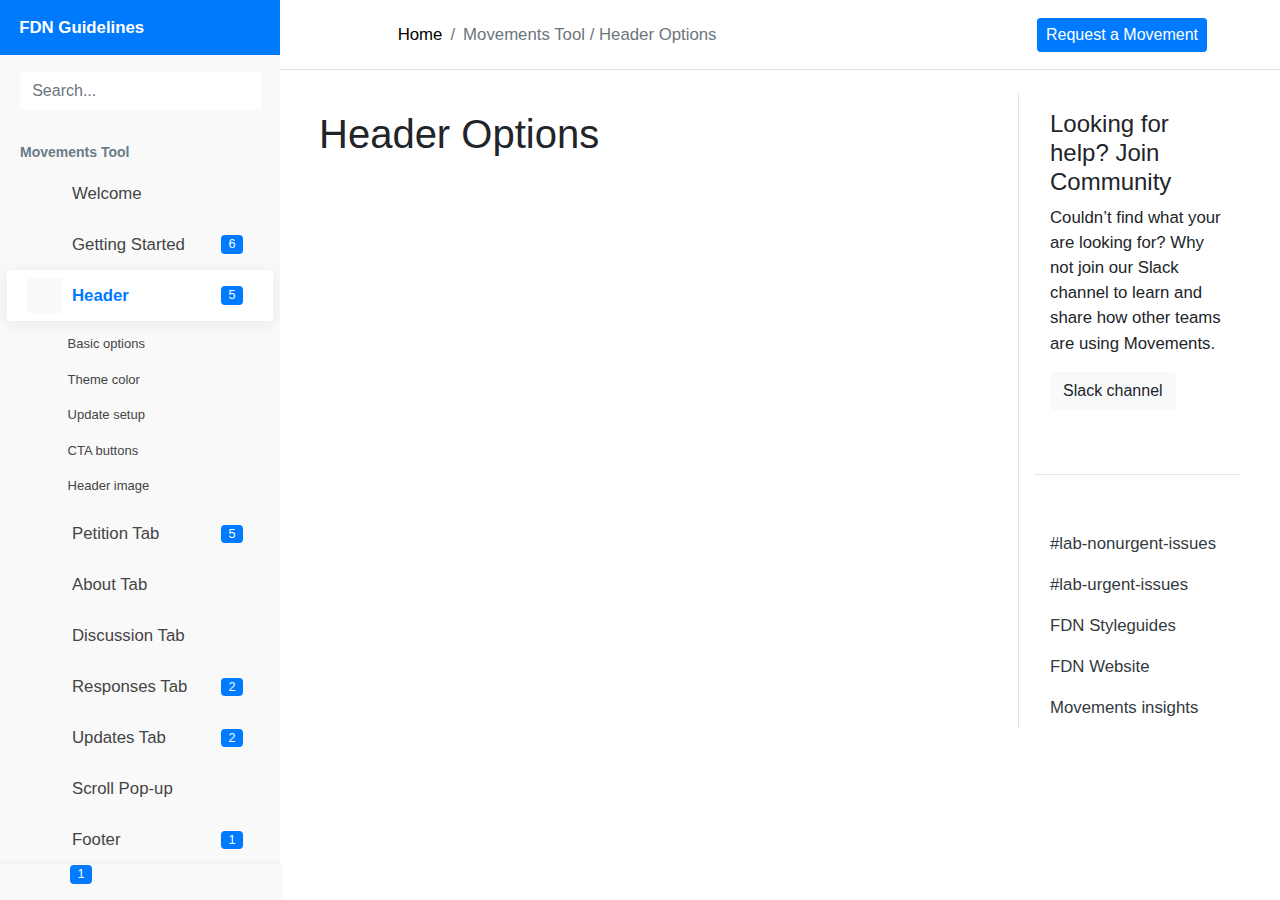
<file: header-index.html>
<!DOCTYPE html>
<html lang="en">

<head>
    <meta charset="utf-8">
    <meta http-equiv="X-UA-Compatible" content="IE=edge">
    <meta name="viewport" content="width=device-width, initial-scale=1">
    <meta name="description" content="Free bootstrap documentation template">
    <title>LAB Documentation template</title>
    <!-- using online links -->
    <link rel="stylesheet" href="https://use.fontawesome.com/releases/v5.8.2/css/all.css" integrity="sha384-oS3vJWv+0UjzBfQzYUhtDYW+Pj2yciDJxpsK1OYPAYjqT085Qq/1cq5FLXAZQ7Ay" crossorigin="anonymous">
    <link rel="stylesheet" href="//malihu.github.io/custom-scrollbar/jquery.mCustomScrollbar.min.css">
    <!-- using local links -->
    <!-- <link rel="stylesheet" href="../node_modules/bootstrap/dist/css/bootstrap.min.css">
    <link rel="stylesheet" href="../node_modules/@fortawesome/fontawesome-free/css/all.min.css">
    <link rel="stylesheet" href="../node_modules/malihu-custom-scrollbar-plugin/jquery.mCustomScrollbar.css"> -->
    <link rel="stylesheet" href="css/main.css">
    <link rel="stylesheet" href="css/sidebar-themes.css">
    <link rel="shortcut icon" type="image/png" href="img/favicon.png" /> </head>

<body>
    <div class="page-wrapper toggled light-theme">
        <nav id="sidebar" class="sidebar-wrapper">
            <div class="sidebar-content">
                <!-- sidebar-brand  -->
                <div class="sidebar-item sidebar-brand text-white font-weight-bold">FDN Guidelines</div>
                <!-- sidebar-header  -->
                <!-- sidebar-search  -->
                <div class="sidebar-item sidebar-search">
                    <div>
                        <div class="input-group">
                            <input type="text" class="form-control search-menu" placeholder="Search...">
                            <div class="input-group-append"> <span class="input-group-text">
                                    <i class="fa fa-search" aria-hidden="true"></i>
                                </span> </div>
                        </div>
                    </div>
                </div>
                <!-- sidebar-menu  -->
                <div class="sidebar-item sidebar-menu">
                    <ul>
                        <li class="header-menu"><span>Movements Tool</span></li>
                        <li>
                            <a href="index.html"><i class="fa fa-book"></i> <span class="menu-text">Welcome</span> </a>
                        </li>
                        <li class="sidebar-dropdown">
                            <a href="getting-started-index.html"> <i class="fa fa-book"></i> <span class="menu-text">Getting Started</span> <span class="badge badge-pill badge-primary">6</span> </a>
                            <div class="sidebar-submenu">
                                <ul>
                                    <li> <a href="#">Understanding the tool</a> </li>
                                    <li> <a href="#">Site Structure</a> </li>
                                    <li> <a href="#">Quick site tour</a> </li>
                                    <li> <a href="#">Login as admin</a> </li>
                                    <li> <a href="#">Add admin users</a> </li>
                                    <li> <a href="#">Need help?</a> </li>
                                </ul>
                            </div>
                        </li>
                        <li class="sidebar-dropdown active">
                            <a href="#" style="color: #007bff;font-weight: 600"> <i class="fa fa-book"></i> <span class="menu-text">Header</span> <span class="badge badge-pill badge-primary">5</span> </a>
                            <div class="sidebar-submenu" style="display: block;">
                                <ul>
                                    <li> <a href="#">Basic options</a> </li>
                                    <li> <a href="#">Theme color</a> </li>
                                    <li> <a href="#">Update setup</a> </li>
                                    <li> <a href="#">CTA buttons</a></li>
                                    <li> <a href="#">Header image</a></li>
                                </ul>
                            </div>
                        </li>
                        <li class="sidebar-dropdown">
                            <a href="petition-tab.html"> <i class="fa fa-book"></i> <span class="menu-text">Petition Tab</span> <span class="badge badge-pill badge-primary">5</span> </a>
                            <div class="sidebar-submenu">
                                <ul>
                                    <li> <a href="#">Add or remove petitions</a> </li>
                                    <li> <a href="#">Order petitions</a> </li>
                                    <li> <a href="#">Create filters</a> </li>
                                    <li> <a href="#">Manual update</a> </li>
                                    <li> <a href="#">Export petitions (CSV)</a> </li>
                                </ul>
                            </div>
                        </li>
                        <li>
                            <a href="about-tab.html"><i class="fa fa-book"></i> <span class="menu-text">About Tab</span> </a>
                        </li>
                        <li>
                            <a href="discussion-tab.html"><i class="fa fa-book"></i> <span class="menu-text">Discussion Tab</span> </a>
                        </li>
                        <li class="sidebar-dropdown">
                            <a href="responses-tab.html"> <i class="fa fa-book"></i> <span class="menu-text">Responses Tab</span> <span class="badge badge-pill badge-primary">2</span> </a>
                            <div class="sidebar-submenu">
                                <ul>
                                    <li> <a href="#">Order/hide responses</a> </li>
                                    <li> <a href="#">DM Profile cards</a> </li>
                                </ul>
                            </div>
                        </li>
                        <li class="sidebar-dropdown">
                            <a href="updates-tab.html"> <i class="fa fa-book"></i> <span class="menu-text">Updates Tab</span> <span class="badge badge-pill badge-primary">2</span> </a>
                            <div class="sidebar-submenu">
                                <ul>
                                    <li> <a href="#">Link posts</a> </li>
                                    <li> <a href="#">Standard posts</a> </li>
                                </ul>
                            </div>
                        </li>
                       <li>
                            <a href="popup.html"><i class="fa fa-book"></i> <span class="menu-text">Scroll Pop-up</span> </a>
                        </li>
                        <li class="sidebar-dropdown">
                            <a href="footer.html"> <i class="fa fa-book"></i> <span class="menu-text">Footer</span> <span class="badge badge-pill badge-primary">1</span> </a>
                            <div class="sidebar-submenu">
                                <ul>
                                    <li> <a href="#">Footer alert message</a> </li>
                                </ul>
                            </div>
                        </li>
                        <li>
                            <a href="multilang.html"><i class="fa fa-book"></i> <span class="menu-text">Translations</span> </a>
                        </li>
                        <li>
                            <a href="analytics.html"><i class="fa fa-book"></i> <span class="menu-text">Analytics</span> </a>
                        </li>
                    </ul>
                </div>
                <!-- sidebar-menu  -->
            </div>
            <!-- sidebar-footer  -->
            <div class="sidebar-footer">
                <div class="dropdown">
                    <a href="#" data-toggle="dropdown" aria-haspopup="true" aria-expanded="false"> <i class="fa fa-bell"></i> <span class="badge badge-pill badge-primary notification">1</span> </a>
                    <div class="dropdown-menu notifications" aria-labelledby="dropdownMenuMessage">
                        <div class="notifications-header"> <i class="fa fa-bell"></i> Notifications </div>
                        <div class="dropdown-divider"></div>
                        <a class="dropdown-item" href="#">
                            <div class="notification-content">
                                <div class="icon"> <i class="fas fa-check text-success border border-success"></i> </div>
                                <div class="content">
                                    <div class="notification-detail">NEW: filter petitions by signature count.</div>
                                    <div class="notification-time"> Released: 20 september 2020 </div>
                                </div>
                            </div>
                        </a>
                        <div class="dropdown-divider"></div> <a class="dropdown-item text-center" href="#">All notifications</a> </div>
                </div>
                <div>
                    <a id="pin-sidebar" href="#"> <i class="fa fa-arrows-alt-h"></i> </a>
                </div>
                <div class="pinned-footer">
                    <a href="#"> <i class="fas fa-ellipsis-h"></i> </a>
                </div>
            </div>
        </nav>
        <!-- page-content  -->
        <main class="page-content">
            <div id="overlay" class="overlay"></div>
            <div class="container-fluid">
                <div class="row d-flex align-items-center p-3 border-bottom">
                    <div class="col-md-1">
                        <a id="toggle-sidebar" class="btn rounded-0 p-3" href="#"> <i class="fas fa-bars"></i> </a>
                    </div>
                    <div class="col-md-8">
                        <nav aria-label="breadcrumb" class="align-items-center">
                            <a href="index.html" class="breadcrumb-back" title="Back"></a>
                            <ol class="breadcrumb d-none d-lg-inline-flex m-0">
                                <li class="breadcrumb-item"><a href="#">Home</a></li>
                                <li class="breadcrumb-item active" aria-current="page">Movements tool / Header options</li>
                            </ol>
                        </nav>
                    </div>
                    <div class="col-md-3 text-left"> <a href="https://docs.google.com/forms/d/e/1FAIpQLSfatznuU2zRck653mrSmWy08O2E1opARyB9kUMCzRKXIY9LCw/viewform" class="btn btn-sm btn-primary btn-rounded">Request a Movement</a> </div>
                </div>
                <div class="row p-lg-4">
                    <article class="main-content col-md-9 pr-lg-5">
                        <!-- title -Add bootstrap helpers for spacing -->
                        <h1 class="mb-2 mt-3">Header Options</h1>
                        <!--//title -->
                        
                    </article>
                    <aside class="col-md-3 d-none d-md-block border-left">
                        <div class="widget widget-support-forum p-md-3 p-sm-2"> <span class="icon icon-forum"></span>
                            <h4>Looking for help? Join Community</h4>
                            <p>Couldn’t find what your are looking for? Why not join our Slack channel to learn and share how other teams are using Movements.</p> <a href="https://change.slack.com/archives/GNDP16N5D" class="btn btn-light">Slack channel</a> </div>
                        <hr class="my-5">
                        <ul class="aside-nav nav flex-column">
                            <li class="nav-item"> <a data-scroll="" class="nav-link text-dark" href="https://change.slack.com/archives/C01A634NCG6">#lab-nonurgent-issues</a> </li>
                            <li class="nav-item"> <a data-scroll="" class="nav-link text-dark" href="https://change.slack.com/archives/C01A9N2A8P7">#lab-urgent-issues</a> </li>
                            <li class="nav-item"> <a data-scroll="" class="nav-link text-dark" href="#">FDN Styleguides</a> </li>
                            <li class="nav-item"> <a data-scroll="" class="nav-link text-dark" href="#">FDN Website</a> </li>
                            <li class="nav-item"> <a data-scroll="" class="nav-link text-dark" href="https://changeguru.org/category/movements/">Movements insights</a> </li>
                            
                        </ul>
                    </aside>
                </div>
            </div>
        </main>
        <!-- page-content" -->
    </div>
    <!-- page-wrapper -->
    <!-- using online scripts -->
    <script src="https://cdnjs.cloudflare.com/ajax/libs/jquery/3.3.1/jquery.min.js"></script>
    <script src="https://cdnjs.cloudflare.com/ajax/libs/popper.js/1.14.6/umd/popper.min.js" integrity="sha384-wHAiFfRlMFy6i5SRaxvfOCifBUQy1xHdJ/yoi7FRNXMRBu5WHdZYu1hA6ZOblgut" crossorigin="anonymous">
    </script>
    <script src="https://stackpath.bootstrapcdn.com/bootstrap/4.2.1/js/bootstrap.min.js" integrity="sha384-B0UglyR+jN6CkvvICOB2joaf5I4l3gm9GU6Hc1og6Ls7i6U/mkkaduKaBhlAXv9k" crossorigin="anonymous">
    </script>
    <script src="//malihu.github.io/custom-scrollbar/jquery.mCustomScrollbar.concat.min.js"></script>
    <script src="js/prism.min.js"></script>
    <!-- using local scripts -->
    <!-- <script src="../node_modules/jquery/dist/jquery.min.js"></script>
    <script src="../node_modules/popper.js/dist/umd/popper.min.js"></script>
    <script src="../node_modules/bootstrap/dist/js/bootstrap.min.js"></script>
    <script src="../node_modules/malihu-custom-scrollbar-plugin/jquery.mCustomScrollbar.concat.min.js"></script> -->
    <script src="js/main.js"></script>
</body>

</html>
</file>
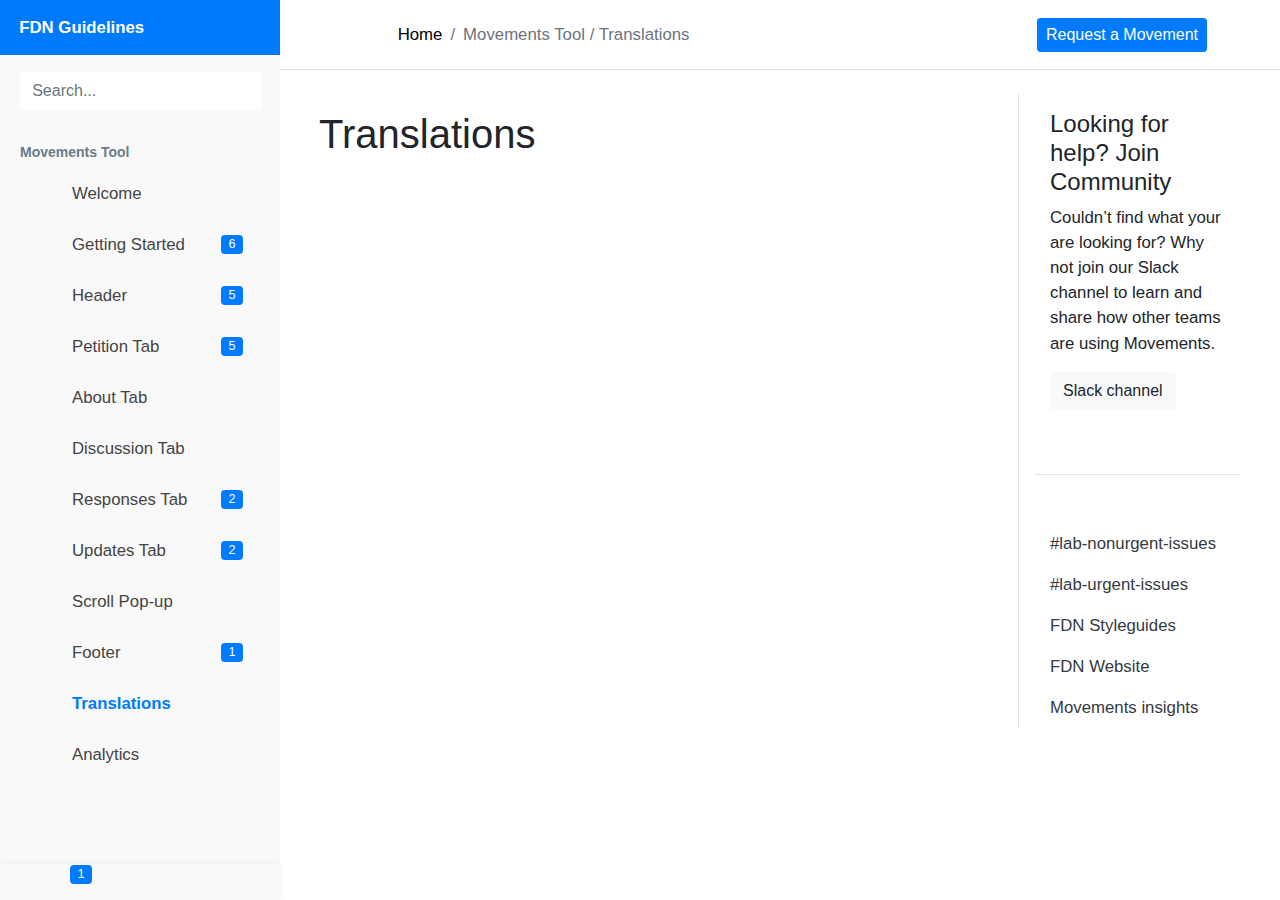
<file: multilang.html>
<!DOCTYPE html>
<html lang="en">

<head>
    <meta charset="utf-8">
    <meta http-equiv="X-UA-Compatible" content="IE=edge">
    <meta name="viewport" content="width=device-width, initial-scale=1">
    <meta name="description" content="Free bootstrap documentation template">
    <title>LAB Documentation template</title>
    <!-- using online links -->
    <link rel="stylesheet" href="https://use.fontawesome.com/releases/v5.8.2/css/all.css" integrity="sha384-oS3vJWv+0UjzBfQzYUhtDYW+Pj2yciDJxpsK1OYPAYjqT085Qq/1cq5FLXAZQ7Ay" crossorigin="anonymous">
    <link rel="stylesheet" href="//malihu.github.io/custom-scrollbar/jquery.mCustomScrollbar.min.css">
    <!-- using local links -->
    <!-- <link rel="stylesheet" href="../node_modules/bootstrap/dist/css/bootstrap.min.css">
    <link rel="stylesheet" href="../node_modules/@fortawesome/fontawesome-free/css/all.min.css">
    <link rel="stylesheet" href="../node_modules/malihu-custom-scrollbar-plugin/jquery.mCustomScrollbar.css"> -->
    <link rel="stylesheet" href="css/main.css">
    <link rel="stylesheet" href="css/sidebar-themes.css">
    <link rel="shortcut icon" type="image/png" href="img/favicon.png" /> </head>

<body>
    <div class="page-wrapper toggled light-theme">
        <nav id="sidebar" class="sidebar-wrapper">
            <div class="sidebar-content">
                <!-- sidebar-brand  -->
                <div class="sidebar-item sidebar-brand text-white font-weight-bold">FDN Guidelines</div>
                <!-- sidebar-header  -->
                <!-- sidebar-search  -->
                <div class="sidebar-item sidebar-search">
                    <div>
                        <div class="input-group">
                            <input type="text" class="form-control search-menu" placeholder="Search...">
                            <div class="input-group-append"> <span class="input-group-text">
                                    <i class="fa fa-search" aria-hidden="true"></i>
                                </span> </div>
                        </div>
                    </div>
                </div>
                <!-- sidebar-menu  -->
                <div class="sidebar-item sidebar-menu">
                    <ul>
                        <li class="header-menu"><span>Movements Tool</span></li>
                        <li>
                            <a href="index.html"><i class="fa fa-book"></i> <span class="menu-text">Welcome</span> </a>
                        </li>
                        <li class="sidebar-dropdown">
                            <a href="getting-started-index.html"> <i class="fa fa-book"></i> <span class="menu-text">Getting Started</span> <span class="badge badge-pill badge-primary">6</span> </a>
                            <div class="sidebar-submenu">
                                <ul>
                                    <li> <a href="#">Understanding the tool</a> </li>
                                    <li> <a href="#">Site Structure</a> </li>
                                    <li> <a href="#">Quick site tour</a> </li>
                                    <li> <a href="#">Login as admin</a> </li>
                                    <li> <a href="#">Add admin users</a> </li>
                                    <li> <a href="#">Need help?</a> </li>
                                </ul>
                            </div>
                        </li>
                        <li class="sidebar-dropdown">
                            <a href="header-index.html"> <i class="fa fa-book"></i> <span class="menu-text">Header</span> <span class="badge badge-pill badge-primary">5</span> </a>
                            <div class="sidebar-submenu">
                                <ul>
                                    <li> <a href="#">Basic options</a> </li>
                                    <li> <a href="#">Theme color</a> </li>
                                    <li> <a href="#">Update setup</a> </li>
                                    <li> <a href="#">CTA buttons</a></li>
                                    <li> <a href="#">Header image</a></li>
                                </ul>
                            </div>
                        </li>
                        <li class="sidebar-dropdown">
                            <a href="petition-tab.html"> <i class="fa fa-book"></i> <span class="menu-text">Petition Tab</span> <span class="badge badge-pill badge-primary">5</span> </a>
                            <div class="sidebar-submenu">
                                <ul>
                                    <li> <a href="#">Add or remove petitions</a> </li>
                                    <li> <a href="#">Order petitions</a> </li>
                                    <li> <a href="#">Create filters</a> </li>
                                    <li> <a href="#">Manual update</a> </li>
                                    <li> <a href="#">Export petitions (CSV)</a> </li>
                                </ul>
                            </div>
                        </li>
                        <li>
                            <a href="about-tab.html"><i class="fa fa-book"></i> <span class="menu-text">About Tab</span> </a>
                        </li>
                        <li>
                            <a href="discussion-tab.html"><i class="fa fa-book"></i> <span class="menu-text">Discussion Tab</span> </a>
                        </li>
                        <li class="sidebar-dropdown">
                            <a href="responses-tab.html"> <i class="fa fa-book"></i> <span class="menu-text">Responses Tab</span> <span class="badge badge-pill badge-primary">2</span> </a>
                            <div class="sidebar-submenu">
                                <ul>
                                    <li> <a href="#">Order/hide responses</a> </li>
                                    <li> <a href="#">DM Profile cards</a> </li>
                                </ul>
                            </div>
                        </li>
                        <li class="sidebar-dropdown">
                            <a href="updates-tab.html"> <i class="fa fa-book"></i> <span class="menu-text">Updates Tab</span> <span class="badge badge-pill badge-primary">2</span> </a>
                            <div class="sidebar-submenu">
                                <ul>
                                    <li> <a href="#">Link posts</a> </li>
                                    <li> <a href="#">Standard posts</a> </li>
                                </ul>
                            </div>
                        </li>
                       <li>
                            <a href="popup.html"><i class="fa fa-book"></i> <span class="menu-text">Scroll Pop-up</span> </a>
                        </li>
                        <li class="sidebar-dropdown">
                            <a href="footer.html"> <i class="fa fa-book"></i> <span class="menu-text">Footer</span> <span class="badge badge-pill badge-primary">1</span> </a>
                            <div class="sidebar-submenu">
                                <ul>
                                    <li> <a href="#">Footer alert message</a> </li>
                                </ul>
                            </div>
                        </li>
                        <li>
                            <a href="#" style="color: #007bff;font-weight: 600"><i class="fa fa-book"></i> <span class="menu-text">Translations</span> </a>
                        </li>
                        <li>
                            <a href="analytics.html"><i class="fa fa-book"></i> <span class="menu-text">Analytics</span> </a>
                        </li>
                    </ul>
                </div>
                <!-- sidebar-menu  -->
            </div>
            <!-- sidebar-footer  -->
            <div class="sidebar-footer">
                <div class="dropdown">
                    <a href="#" data-toggle="dropdown" aria-haspopup="true" aria-expanded="false"> <i class="fa fa-bell"></i> <span class="badge badge-pill badge-primary notification">1</span> </a>
                    <div class="dropdown-menu notifications" aria-labelledby="dropdownMenuMessage">
                        <div class="notifications-header"> <i class="fa fa-bell"></i> Notifications </div>
                        <div class="dropdown-divider"></div>
                        <a class="dropdown-item" href="#">
                            <div class="notification-content">
                                <div class="icon"> <i class="fas fa-check text-success border border-success"></i> </div>
                                <div class="content">
                                    <div class="notification-detail">NEW: filter petitions by signature count.</div>
                                    <div class="notification-time"> Released: 20 september 2020 </div>
                                </div>
                            </div>
                        </a>
                        <div class="dropdown-divider"></div> <a class="dropdown-item text-center" href="#">All notifications</a> </div>
                </div>
                <div>
                    <a id="pin-sidebar" href="#"> <i class="fa fa-arrows-alt-h"></i> </a>
                </div>
                <div class="pinned-footer">
                    <a href="#"> <i class="fas fa-ellipsis-h"></i> </a>
                </div>
            </div>
        </nav>
        <!-- page-content  -->
        <main class="page-content">
            <div id="overlay" class="overlay"></div>
            <div class="container-fluid">
                <div class="row d-flex align-items-center p-3 border-bottom">
                    <div class="col-md-1">
                        <a id="toggle-sidebar" class="btn rounded-0 p-3" href="#"> <i class="fas fa-bars"></i> </a>
                    </div>
                    <div class="col-md-8">
                        <nav aria-label="breadcrumb" class="align-items-center">
                            <a href="index.html" class="breadcrumb-back" title="Back"></a>
                            <ol class="breadcrumb d-none d-lg-inline-flex m-0">
                                <li class="breadcrumb-item"><a href="#">Home</a></li>
                                <li class="breadcrumb-item active" aria-current="page">Movements tool / Translations</li>
                            </ol>
                        </nav>
                    </div>
                    <div class="col-md-3 text-left"> <a href="https://docs.google.com/forms/d/e/1FAIpQLSfatznuU2zRck653mrSmWy08O2E1opARyB9kUMCzRKXIY9LCw/viewform" class="btn btn-sm btn-primary btn-rounded">Request a Movement</a> </div>
                </div>
                <div class="row p-lg-4">
                    <article class="main-content col-md-9 pr-lg-5">
                        <!-- title -Add bootstrap helpers for spacing -->
                        <h1 class="mb-2 mt-3">Translations</h1>
                        <!--//title -->
                        
                    </article>
                    <aside class="col-md-3 d-none d-md-block border-left">
                        <div class="widget widget-support-forum p-md-3 p-sm-2"> <span class="icon icon-forum"></span>
                            <h4>Looking for help? Join Community</h4>
                            <p>Couldn’t find what your are looking for? Why not join our Slack channel to learn and share how other teams are using Movements.</p> <a href="https://change.slack.com/archives/GNDP16N5D" class="btn btn-light">Slack channel</a> </div>
                        <hr class="my-5">
                        <ul class="aside-nav nav flex-column">
                            <li class="nav-item"> <a data-scroll="" class="nav-link text-dark" href="https://change.slack.com/archives/C01A634NCG6">#lab-nonurgent-issues</a> </li>
                            <li class="nav-item"> <a data-scroll="" class="nav-link text-dark" href="https://change.slack.com/archives/C01A9N2A8P7">#lab-urgent-issues</a> </li>
                            <li class="nav-item"> <a data-scroll="" class="nav-link text-dark" href="#">FDN Styleguides</a> </li>
                            <li class="nav-item"> <a data-scroll="" class="nav-link text-dark" href="#">FDN Website</a> </li>
                            <li class="nav-item"> <a data-scroll="" class="nav-link text-dark" href="https://changeguru.org/category/movements/">Movements insights</a> </li>
                            
                        </ul>
                    </aside>
                </div>
            </div>
        </main>
        <!-- page-content" -->
    </div>
    <!-- page-wrapper -->
    <!-- using online scripts -->
    <script src="https://cdnjs.cloudflare.com/ajax/libs/jquery/3.3.1/jquery.min.js"></script>
    <script src="https://cdnjs.cloudflare.com/ajax/libs/popper.js/1.14.6/umd/popper.min.js" integrity="sha384-wHAiFfRlMFy6i5SRaxvfOCifBUQy1xHdJ/yoi7FRNXMRBu5WHdZYu1hA6ZOblgut" crossorigin="anonymous">
    </script>
    <script src="https://stackpath.bootstrapcdn.com/bootstrap/4.2.1/js/bootstrap.min.js" integrity="sha384-B0UglyR+jN6CkvvICOB2joaf5I4l3gm9GU6Hc1og6Ls7i6U/mkkaduKaBhlAXv9k" crossorigin="anonymous">
    </script>
    <script src="//malihu.github.io/custom-scrollbar/jquery.mCustomScrollbar.concat.min.js"></script>
    <script src="js/prism.min.js"></script>
    <!-- using local scripts -->
    <!-- <script src="../node_modules/jquery/dist/jquery.min.js"></script>
    <script src="../node_modules/popper.js/dist/umd/popper.min.js"></script>
    <script src="../node_modules/bootstrap/dist/js/bootstrap.min.js"></script>
    <script src="../node_modules/malihu-custom-scrollbar-plugin/jquery.mCustomScrollbar.concat.min.js"></script> -->
    <script src="js/main.js"></script>
</body>

</html>
</file>
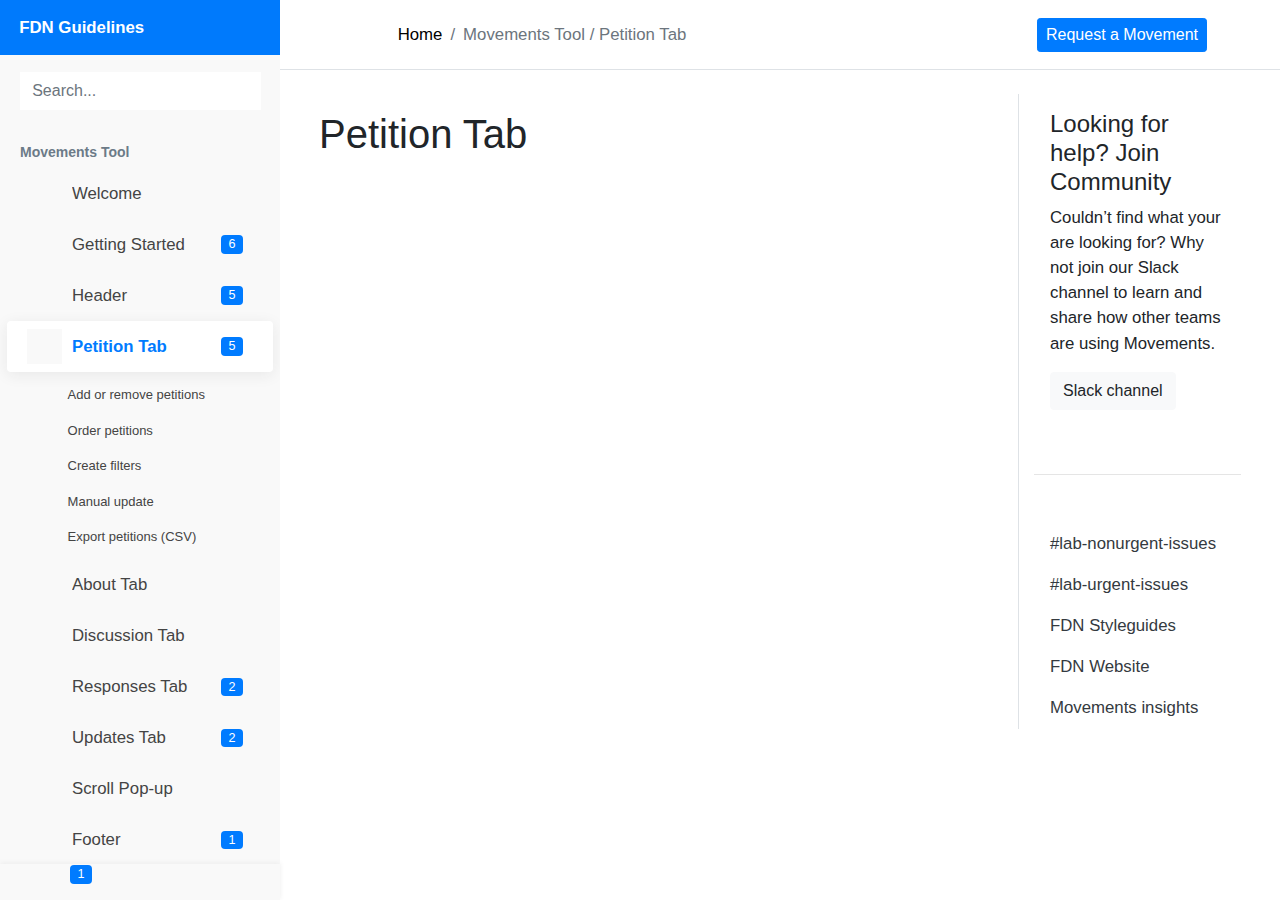
<file: petition-tab.html>
<!DOCTYPE html>
<html lang="en">

<head>
    <meta charset="utf-8">
    <meta http-equiv="X-UA-Compatible" content="IE=edge">
    <meta name="viewport" content="width=device-width, initial-scale=1">
    <meta name="description" content="Free bootstrap documentation template">
    <title>LAB Documentation template</title>
    <!-- using online links -->
    <link rel="stylesheet" href="https://use.fontawesome.com/releases/v5.8.2/css/all.css" integrity="sha384-oS3vJWv+0UjzBfQzYUhtDYW+Pj2yciDJxpsK1OYPAYjqT085Qq/1cq5FLXAZQ7Ay" crossorigin="anonymous">
    <link rel="stylesheet" href="//malihu.github.io/custom-scrollbar/jquery.mCustomScrollbar.min.css">
    <!-- using local links -->
    <!-- <link rel="stylesheet" href="../node_modules/bootstrap/dist/css/bootstrap.min.css">
    <link rel="stylesheet" href="../node_modules/@fortawesome/fontawesome-free/css/all.min.css">
    <link rel="stylesheet" href="../node_modules/malihu-custom-scrollbar-plugin/jquery.mCustomScrollbar.css"> -->
    <link rel="stylesheet" href="css/main.css">
    <link rel="stylesheet" href="css/sidebar-themes.css">
    <link rel="shortcut icon" type="image/png" href="img/favicon.png" /> </head>

<body>
    <div class="page-wrapper toggled light-theme">
        <nav id="sidebar" class="sidebar-wrapper">
            <div class="sidebar-content">
                <!-- sidebar-brand  -->
                <div class="sidebar-item sidebar-brand text-white font-weight-bold">FDN Guidelines</div>
                <!-- sidebar-header  -->
                <!-- sidebar-search  -->
                <div class="sidebar-item sidebar-search">
                    <div>
                        <div class="input-group">
                            <input type="text" class="form-control search-menu" placeholder="Search...">
                            <div class="input-group-append"> <span class="input-group-text">
                                    <i class="fa fa-search" aria-hidden="true"></i>
                                </span> </div>
                        </div>
                    </div>
                </div>
                <!-- sidebar-menu  -->
                <div class="sidebar-item sidebar-menu">
                    <ul>
                        <li class="header-menu"><span>Movements Tool</span></li>
                        <li>
                            <a href="index.html"><i class="fa fa-book"></i> <span class="menu-text">Welcome</span> </a>
                        </li>
                        <li class="sidebar-dropdown">
                            <a href="getting-started-index.html"> <i class="fa fa-book"></i> <span class="menu-text">Getting Started</span> <span class="badge badge-pill badge-primary">6</span> </a>
                            <div class="sidebar-submenu">
                                <ul>
                                    <li> <a href="#">Understanding the tool</a> </li>
                                    <li> <a href="#">Site Structure</a> </li>
                                    <li> <a href="#">Quick site tour</a> </li>
                                    <li> <a href="#">Login as admin</a> </li>
                                    <li> <a href="#">Add admin users</a> </li>
                                    <li> <a href="#">Need help?</a> </li>
                                </ul>
                            </div>
                        </li>
                        <li class="sidebar-dropdown">
                            <a href="header-index.html"> <i class="fa fa-book"></i> <span class="menu-text">Header</span> <span class="badge badge-pill badge-primary">5</span> </a>
                            <div class="sidebar-submenu">
                                <ul>
                                    <li> <a href="#">Basic options</a> </li>
                                    <li> <a href="#">Theme color</a> </li>
                                    <li> <a href="#">Update setup</a> </li>
                                    <li> <a href="#">CTA buttons</a></li>
                                    <li> <a href="#">Header image</a></li>
                                </ul>
                            </div>
                        </li>
                        <li class="sidebar-dropdown active">
                            <a href="#" style="color: #007bff;font-weight: 600"> <i class="fa fa-book"></i> <span class="menu-text">Petition Tab</span> <span class="badge badge-pill badge-primary">5</span> </a>
                            <div class="sidebar-submenu" style="display: block;">
                                <ul>
                                    <li> <a href="#">Add or remove petitions</a> </li>
                                    <li> <a href="#">Order petitions</a> </li>
                                    <li> <a href="#">Create filters</a> </li>
                                    <li> <a href="#">Manual update</a> </li>
                                    <li> <a href="#">Export petitions (CSV)</a> </li>
                                </ul>
                            </div>
                        </li>
                        <li>
                            <a href="about-tab.html"><i class="fa fa-book"></i> <span class="menu-text">About Tab</span> </a>
                        </li>
                        <li>
                            <a href="discussion-tab.html"><i class="fa fa-book"></i> <span class="menu-text">Discussion Tab</span> </a>
                        </li>
                        <li class="sidebar-dropdown">
                            <a href="responses-tab.html"> <i class="fa fa-book"></i> <span class="menu-text">Responses Tab</span> <span class="badge badge-pill badge-primary">2</span> </a>
                            <div class="sidebar-submenu">
                                <ul>
                                    <li> <a href="#">Order/hide responses</a> </li>
                                    <li> <a href="#">DM Profile cards</a> </li>
                                </ul>
                            </div>
                        </li>
                        <li class="sidebar-dropdown">
                            <a href="updates-tab.html"> <i class="fa fa-book"></i> <span class="menu-text">Updates Tab</span> <span class="badge badge-pill badge-primary">2</span> </a>
                            <div class="sidebar-submenu">
                                <ul>
                                    <li> <a href="#">Link posts</a> </li>
                                    <li> <a href="#">Standard posts</a> </li>
                                </ul>
                            </div>
                        </li>
                       <li>
                            <a href="popup.html"><i class="fa fa-book"></i> <span class="menu-text">Scroll Pop-up</span> </a>
                        </li>
                        <li class="sidebar-dropdown">
                            <a href="footer.html"> <i class="fa fa-book"></i> <span class="menu-text">Footer</span> <span class="badge badge-pill badge-primary">1</span> </a>
                            <div class="sidebar-submenu">
                                <ul>
                                    <li> <a href="#">Footer alert message</a> </li>
                                </ul>
                            </div>
                        </li>
                        <li>
                            <a href="multilang.html"><i class="fa fa-book"></i> <span class="menu-text">Translations</span> </a>
                        </li>
                        <li>
                            <a href="analytics.html"><i class="fa fa-book"></i> <span class="menu-text">Analytics</span> </a>
                        </li>
                    </ul>
                </div>
                <!-- sidebar-menu  -->
            </div>
            <!-- sidebar-footer  -->
            <div class="sidebar-footer">
                <div class="dropdown">
                    <a href="#" data-toggle="dropdown" aria-haspopup="true" aria-expanded="false"> <i class="fa fa-bell"></i> <span class="badge badge-pill badge-primary notification">1</span> </a>
                    <div class="dropdown-menu notifications" aria-labelledby="dropdownMenuMessage">
                        <div class="notifications-header"> <i class="fa fa-bell"></i> Notifications </div>
                        <div class="dropdown-divider"></div>
                        <a class="dropdown-item" href="#">
                            <div class="notification-content">
                                <div class="icon"> <i class="fas fa-check text-success border border-success"></i> </div>
                                <div class="content">
                                    <div class="notification-detail">NEW: filter petitions by signature count.</div>
                                    <div class="notification-time"> Released: 20 september 2020 </div>
                                </div>
                            </div>
                        </a>
                        <div class="dropdown-divider"></div> <a class="dropdown-item text-center" href="#">All notifications</a> </div>
                </div>
                <div>
                    <a id="pin-sidebar" href="#"> <i class="fa fa-arrows-alt-h"></i> </a>
                </div>
                <div class="pinned-footer">
                    <a href="#"> <i class="fas fa-ellipsis-h"></i> </a>
                </div>
            </div>
        </nav>
        <!-- page-content  -->
        <main class="page-content">
            <div id="overlay" class="overlay"></div>
            <div class="container-fluid">
                <div class="row d-flex align-items-center p-3 border-bottom">
                    <div class="col-md-1">
                        <a id="toggle-sidebar" class="btn rounded-0 p-3" href="#"> <i class="fas fa-bars"></i> </a>
                    </div>
                    <div class="col-md-8">
                        <nav aria-label="breadcrumb" class="align-items-center">
                            <a href="index.html" class="breadcrumb-back" title="Back"></a>
                            <ol class="breadcrumb d-none d-lg-inline-flex m-0">
                                <li class="breadcrumb-item"><a href="#">Home</a></li>
                                <li class="breadcrumb-item active" aria-current="page">Movements tool / Petition tab</li>
                            </ol>
                        </nav>
                    </div>
                    <div class="col-md-3 text-left"> <a href="https://docs.google.com/forms/d/e/1FAIpQLSfatznuU2zRck653mrSmWy08O2E1opARyB9kUMCzRKXIY9LCw/viewform" class="btn btn-sm btn-primary btn-rounded">Request a Movement</a> </div>
                </div>
                <div class="row p-lg-4">
                    <article class="main-content col-md-9 pr-lg-5">
                        <!-- title -Add bootstrap helpers for spacing -->
                        <h1 class="mb-2 mt-3">Petition Tab</h1>
                        <!--//title -->
                        
                    </article>
                    <aside class="col-md-3 d-none d-md-block border-left">
                        <div class="widget widget-support-forum p-md-3 p-sm-2"> <span class="icon icon-forum"></span>
                            <h4>Looking for help? Join Community</h4>
                            <p>Couldn’t find what your are looking for? Why not join our Slack channel to learn and share how other teams are using Movements.</p> <a href="https://change.slack.com/archives/GNDP16N5D" class="btn btn-light">Slack channel</a> </div>
                        <hr class="my-5">
                        <ul class="aside-nav nav flex-column">
                            <li class="nav-item"> <a data-scroll="" class="nav-link text-dark" href="https://change.slack.com/archives/C01A634NCG6">#lab-nonurgent-issues</a> </li>
                            <li class="nav-item"> <a data-scroll="" class="nav-link text-dark" href="https://change.slack.com/archives/C01A9N2A8P7">#lab-urgent-issues</a> </li>
                            <li class="nav-item"> <a data-scroll="" class="nav-link text-dark" href="#">FDN Styleguides</a> </li>
                            <li class="nav-item"> <a data-scroll="" class="nav-link text-dark" href="#">FDN Website</a> </li>
                            <li class="nav-item"> <a data-scroll="" class="nav-link text-dark" href="https://changeguru.org/category/movements/">Movements insights</a> </li>
                            
                        </ul>
                    </aside>
                </div>
            </div>
        </main>
        <!-- page-content" -->
    </div>
    <!-- page-wrapper -->
    <!-- using online scripts -->
    <script src="https://cdnjs.cloudflare.com/ajax/libs/jquery/3.3.1/jquery.min.js"></script>
    <script src="https://cdnjs.cloudflare.com/ajax/libs/popper.js/1.14.6/umd/popper.min.js" integrity="sha384-wHAiFfRlMFy6i5SRaxvfOCifBUQy1xHdJ/yoi7FRNXMRBu5WHdZYu1hA6ZOblgut" crossorigin="anonymous">
    </script>
    <script src="https://stackpath.bootstrapcdn.com/bootstrap/4.2.1/js/bootstrap.min.js" integrity="sha384-B0UglyR+jN6CkvvICOB2joaf5I4l3gm9GU6Hc1og6Ls7i6U/mkkaduKaBhlAXv9k" crossorigin="anonymous">
    </script>
    <script src="//malihu.github.io/custom-scrollbar/jquery.mCustomScrollbar.concat.min.js"></script>
    <script src="js/prism.min.js"></script>
    <!-- using local scripts -->
    <!-- <script src="../node_modules/jquery/dist/jquery.min.js"></script>
    <script src="../node_modules/popper.js/dist/umd/popper.min.js"></script>
    <script src="../node_modules/bootstrap/dist/js/bootstrap.min.js"></script>
    <script src="../node_modules/malihu-custom-scrollbar-plugin/jquery.mCustomScrollbar.concat.min.js"></script> -->
    <script src="js/main.js"></script>
</body>

</html>
</file>
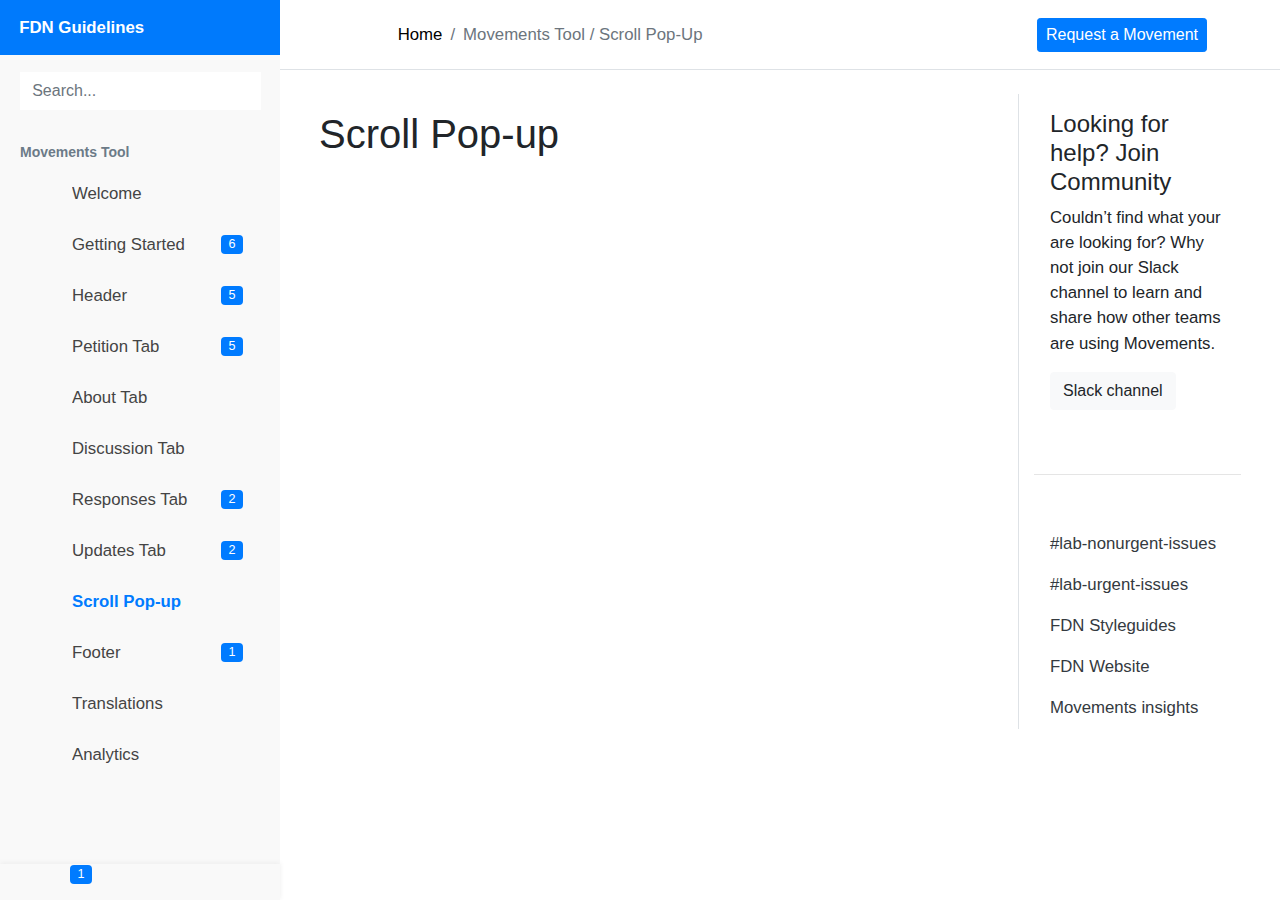
<file: popup.html>
<!DOCTYPE html>
<html lang="en">

<head>
    <meta charset="utf-8">
    <meta http-equiv="X-UA-Compatible" content="IE=edge">
    <meta name="viewport" content="width=device-width, initial-scale=1">
    <meta name="description" content="Free bootstrap documentation template">
    <title>LAB Documentation template</title>
    <!-- using online links -->
    <link rel="stylesheet" href="https://use.fontawesome.com/releases/v5.8.2/css/all.css" integrity="sha384-oS3vJWv+0UjzBfQzYUhtDYW+Pj2yciDJxpsK1OYPAYjqT085Qq/1cq5FLXAZQ7Ay" crossorigin="anonymous">
    <link rel="stylesheet" href="//malihu.github.io/custom-scrollbar/jquery.mCustomScrollbar.min.css">
    <!-- using local links -->
    <!-- <link rel="stylesheet" href="../node_modules/bootstrap/dist/css/bootstrap.min.css">
    <link rel="stylesheet" href="../node_modules/@fortawesome/fontawesome-free/css/all.min.css">
    <link rel="stylesheet" href="../node_modules/malihu-custom-scrollbar-plugin/jquery.mCustomScrollbar.css"> -->
    <link rel="stylesheet" href="css/main.css">
    <link rel="stylesheet" href="css/sidebar-themes.css">
    <link rel="shortcut icon" type="image/png" href="img/favicon.png" /> </head>

<body>
    <div class="page-wrapper toggled light-theme">
        <nav id="sidebar" class="sidebar-wrapper">
            <div class="sidebar-content">
                <!-- sidebar-brand  -->
                <div class="sidebar-item sidebar-brand text-white font-weight-bold">FDN Guidelines</div>
                <!-- sidebar-header  -->
                <!-- sidebar-search  -->
                <div class="sidebar-item sidebar-search">
                    <div>
                        <div class="input-group">
                            <input type="text" class="form-control search-menu" placeholder="Search...">
                            <div class="input-group-append"> <span class="input-group-text">
                                    <i class="fa fa-search" aria-hidden="true"></i>
                                </span> </div>
                        </div>
                    </div>
                </div>
                <!-- sidebar-menu  -->
                <div class="sidebar-item sidebar-menu">
                    <ul>
                        <li class="header-menu"><span>Movements Tool</span></li>
                        <li>
                            <a href="index.html"><i class="fa fa-book"></i> <span class="menu-text">Welcome</span> </a>
                        </li>
                        <li class="sidebar-dropdown">
                            <a href="getting-started-index.html"> <i class="fa fa-book"></i> <span class="menu-text">Getting Started</span> <span class="badge badge-pill badge-primary">6</span> </a>
                            <div class="sidebar-submenu">
                                <ul>
                                    <li> <a href="#">Understanding the tool</a> </li>
                                    <li> <a href="#">Site Structure</a> </li>
                                    <li> <a href="#">Quick site tour</a> </li>
                                    <li> <a href="#">Login as admin</a> </li>
                                    <li> <a href="#">Add admin users</a> </li>
                                    <li> <a href="#">Need help?</a> </li>
                                </ul>
                            </div>
                        </li>
                        <li class="sidebar-dropdown">
                            <a href="header-index.html"> <i class="fa fa-book"></i> <span class="menu-text">Header</span> <span class="badge badge-pill badge-primary">5</span> </a>
                            <div class="sidebar-submenu">
                                <ul>
                                    <li> <a href="#">Basic options</a> </li>
                                    <li> <a href="#">Theme color</a> </li>
                                    <li> <a href="#">Update setup</a> </li>
                                    <li> <a href="#">CTA buttons</a></li>
                                    <li> <a href="#">Header image</a></li>
                                </ul>
                            </div>
                        </li>
                        <li class="sidebar-dropdown">
                            <a href="petition-tab.html"> <i class="fa fa-book"></i> <span class="menu-text">Petition Tab</span> <span class="badge badge-pill badge-primary">5</span> </a>
                            <div class="sidebar-submenu">
                                <ul>
                                    <li> <a href="#">Add or remove petitions</a> </li>
                                    <li> <a href="#">Order petitions</a> </li>
                                    <li> <a href="#">Create filters</a> </li>
                                    <li> <a href="#">Manual update</a> </li>
                                    <li> <a href="#">Export petitions (CSV)</a> </li>
                                </ul>
                            </div>
                        </li>
                        <li>
                            <a href="about-tab.html"><i class="fa fa-book"></i> <span class="menu-text">About Tab</span> </a>
                        </li>
                        <li>
                            <a href="discussion-tab.html"><i class="fa fa-book"></i> <span class="menu-text">Discussion Tab</span> </a>
                        </li>
                        <li class="sidebar-dropdown">
                            <a href="responses-tab.html"> <i class="fa fa-book"></i> <span class="menu-text">Responses Tab</span> <span class="badge badge-pill badge-primary">2</span> </a>
                            <div class="sidebar-submenu">
                                <ul>
                                    <li> <a href="#">Order/hide responses</a> </li>
                                    <li> <a href="#">DM Profile cards</a> </li>
                                </ul>
                            </div>
                        </li>
                        <li class="sidebar-dropdown">
                            <a href="updates-tab.html"> <i class="fa fa-book"></i> <span class="menu-text">Updates Tab</span> <span class="badge badge-pill badge-primary">2</span> </a>
                            <div class="sidebar-submenu">
                                <ul>
                                    <li> <a href="#">Link posts</a> </li>
                                    <li> <a href="#">Standard posts</a> </li>
                                </ul>
                            </div>
                        </li>
                       <li>
                            <a href="#" style="color: #007bff;font-weight: 600"><i class="fa fa-book"></i> <span class="menu-text">Scroll Pop-up</span> </a>
                        </li>
                        <li class="sidebar-dropdown">
                            <a href="footer.html"> <i class="fa fa-book"></i> <span class="menu-text">Footer</span> <span class="badge badge-pill badge-primary">1</span> </a>
                            <div class="sidebar-submenu">
                                <ul>
                                    <li> <a href="#">Footer alert message</a> </li>
                                </ul>
                            </div>
                        </li>
                        <li>
                            <a href="multilang.html"><i class="fa fa-book"></i> <span class="menu-text">Translations</span> </a>
                        </li>
                        <li>
                            <a href="analytics.html"><i class="fa fa-book"></i> <span class="menu-text">Analytics</span> </a>
                        </li>
                    </ul>
                </div>
                <!-- sidebar-menu  -->
            </div>
            <!-- sidebar-footer  -->
            <div class="sidebar-footer">
                <div class="dropdown">
                    <a href="#" data-toggle="dropdown" aria-haspopup="true" aria-expanded="false"> <i class="fa fa-bell"></i> <span class="badge badge-pill badge-primary notification">1</span> </a>
                    <div class="dropdown-menu notifications" aria-labelledby="dropdownMenuMessage">
                        <div class="notifications-header"> <i class="fa fa-bell"></i> Notifications </div>
                        <div class="dropdown-divider"></div>
                        <a class="dropdown-item" href="#">
                            <div class="notification-content">
                                <div class="icon"> <i class="fas fa-check text-success border border-success"></i> </div>
                                <div class="content">
                                    <div class="notification-detail">NEW: filter petitions by signature count.</div>
                                    <div class="notification-time"> Released: 20 september 2020 </div>
                                </div>
                            </div>
                        </a>
                        <div class="dropdown-divider"></div> <a class="dropdown-item text-center" href="#">All notifications</a> </div>
                </div>
                <div>
                    <a id="pin-sidebar" href="#"> <i class="fa fa-arrows-alt-h"></i> </a>
                </div>
                <div class="pinned-footer">
                    <a href="#"> <i class="fas fa-ellipsis-h"></i> </a>
                </div>
            </div>
        </nav>
        <!-- page-content  -->
        <main class="page-content">
            <div id="overlay" class="overlay"></div>
            <div class="container-fluid">
                <div class="row d-flex align-items-center p-3 border-bottom">
                    <div class="col-md-1">
                        <a id="toggle-sidebar" class="btn rounded-0 p-3" href="#"> <i class="fas fa-bars"></i> </a>
                    </div>
                    <div class="col-md-8">
                        <nav aria-label="breadcrumb" class="align-items-center">
                            <a href="index.html" class="breadcrumb-back" title="Back"></a>
                            <ol class="breadcrumb d-none d-lg-inline-flex m-0">
                                <li class="breadcrumb-item"><a href="#">Home</a></li>
                                <li class="breadcrumb-item active" aria-current="page">Movements tool / Scroll Pop-up</li>
                            </ol>
                        </nav>
                    </div>
                    <div class="col-md-3 text-left"> <a href="https://docs.google.com/forms/d/e/1FAIpQLSfatznuU2zRck653mrSmWy08O2E1opARyB9kUMCzRKXIY9LCw/viewform" class="btn btn-sm btn-primary btn-rounded">Request a Movement</a> </div>
                </div>
                <div class="row p-lg-4">
                    <article class="main-content col-md-9 pr-lg-5">
                        <!-- title -Add bootstrap helpers for spacing -->
                        <h1 class="mb-2 mt-3">Scroll Pop-up</h1>
                        <!--//title -->
                        
                    </article>
                    <aside class="col-md-3 d-none d-md-block border-left">
                        <div class="widget widget-support-forum p-md-3 p-sm-2"> <span class="icon icon-forum"></span>
                            <h4>Looking for help? Join Community</h4>
                            <p>Couldn’t find what your are looking for? Why not join our Slack channel to learn and share how other teams are using Movements.</p> <a href="https://change.slack.com/archives/GNDP16N5D" class="btn btn-light">Slack channel</a> </div>
                        <hr class="my-5">
                        <ul class="aside-nav nav flex-column">
                            <li class="nav-item"> <a data-scroll="" class="nav-link text-dark" href="https://change.slack.com/archives/C01A634NCG6">#lab-nonurgent-issues</a> </li>
                            <li class="nav-item"> <a data-scroll="" class="nav-link text-dark" href="https://change.slack.com/archives/C01A9N2A8P7">#lab-urgent-issues</a> </li>
                            <li class="nav-item"> <a data-scroll="" class="nav-link text-dark" href="#">FDN Styleguides</a> </li>
                            <li class="nav-item"> <a data-scroll="" class="nav-link text-dark" href="#">FDN Website</a> </li>
                            <li class="nav-item"> <a data-scroll="" class="nav-link text-dark" href="https://changeguru.org/category/movements/">Movements insights</a> </li>
                            
                        </ul>
                    </aside>
                </div>
            </div>
        </main>
        <!-- page-content" -->
    </div>
    <!-- page-wrapper -->
    <!-- using online scripts -->
    <script src="https://cdnjs.cloudflare.com/ajax/libs/jquery/3.3.1/jquery.min.js"></script>
    <script src="https://cdnjs.cloudflare.com/ajax/libs/popper.js/1.14.6/umd/popper.min.js" integrity="sha384-wHAiFfRlMFy6i5SRaxvfOCifBUQy1xHdJ/yoi7FRNXMRBu5WHdZYu1hA6ZOblgut" crossorigin="anonymous">
    </script>
    <script src="https://stackpath.bootstrapcdn.com/bootstrap/4.2.1/js/bootstrap.min.js" integrity="sha384-B0UglyR+jN6CkvvICOB2joaf5I4l3gm9GU6Hc1og6Ls7i6U/mkkaduKaBhlAXv9k" crossorigin="anonymous">
    </script>
    <script src="//malihu.github.io/custom-scrollbar/jquery.mCustomScrollbar.concat.min.js"></script>
    <script src="js/prism.min.js"></script>
    <!-- using local scripts -->
    <!-- <script src="../node_modules/jquery/dist/jquery.min.js"></script>
    <script src="../node_modules/popper.js/dist/umd/popper.min.js"></script>
    <script src="../node_modules/bootstrap/dist/js/bootstrap.min.js"></script>
    <script src="../node_modules/malihu-custom-scrollbar-plugin/jquery.mCustomScrollbar.concat.min.js"></script> -->
    <script src="js/main.js"></script>
</body>

</html>
</file>
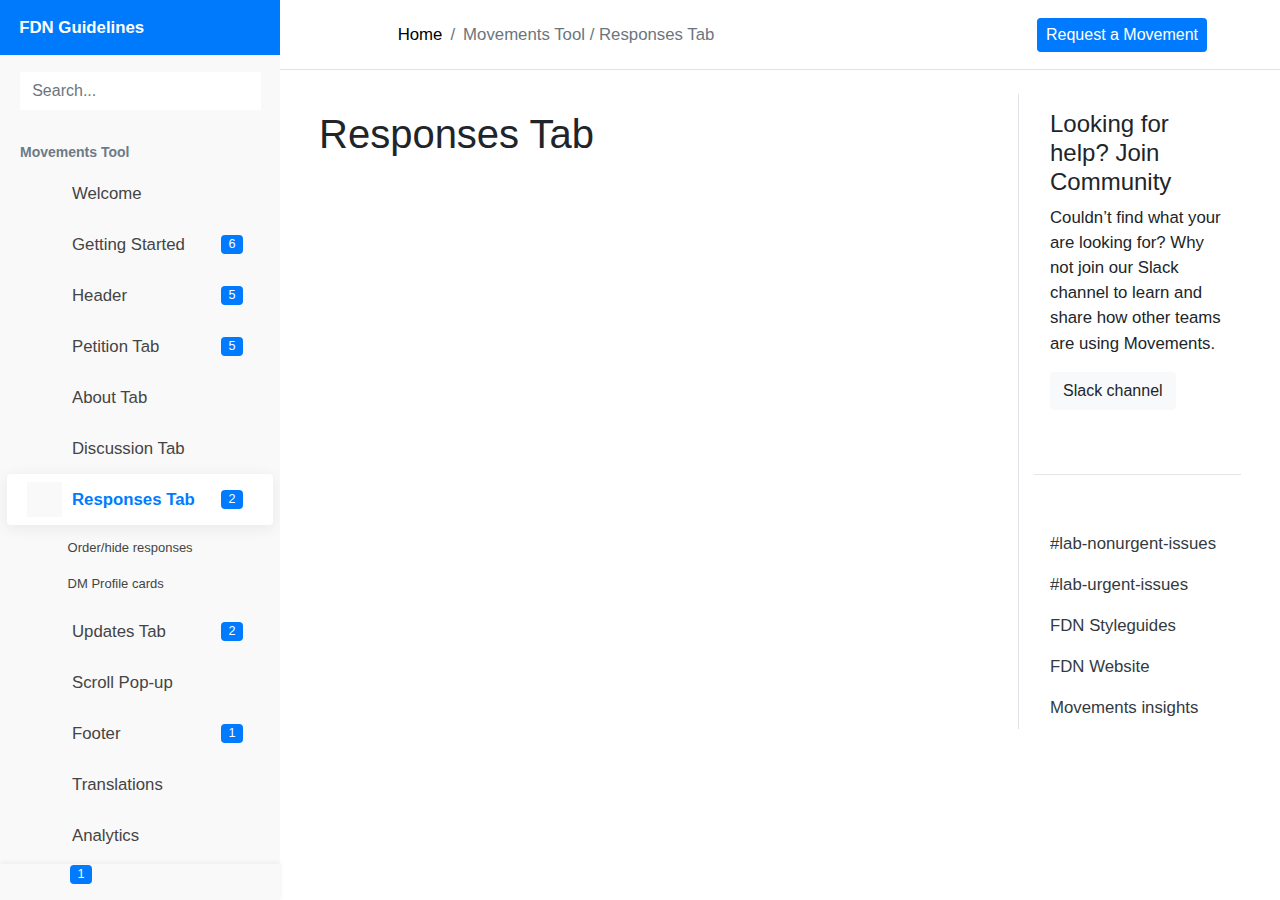
<file: responses-tab.html>
<!DOCTYPE html>
<html lang="en">

<head>
    <meta charset="utf-8">
    <meta http-equiv="X-UA-Compatible" content="IE=edge">
    <meta name="viewport" content="width=device-width, initial-scale=1">
    <meta name="description" content="Free bootstrap documentation template">
    <title>LAB Documentation template</title>
    <!-- using online links -->
    <link rel="stylesheet" href="https://use.fontawesome.com/releases/v5.8.2/css/all.css" integrity="sha384-oS3vJWv+0UjzBfQzYUhtDYW+Pj2yciDJxpsK1OYPAYjqT085Qq/1cq5FLXAZQ7Ay" crossorigin="anonymous">
    <link rel="stylesheet" href="//malihu.github.io/custom-scrollbar/jquery.mCustomScrollbar.min.css">
    <!-- using local links -->
    <!-- <link rel="stylesheet" href="../node_modules/bootstrap/dist/css/bootstrap.min.css">
    <link rel="stylesheet" href="../node_modules/@fortawesome/fontawesome-free/css/all.min.css">
    <link rel="stylesheet" href="../node_modules/malihu-custom-scrollbar-plugin/jquery.mCustomScrollbar.css"> -->
    <link rel="stylesheet" href="css/main.css">
    <link rel="stylesheet" href="css/sidebar-themes.css">
    <link rel="shortcut icon" type="image/png" href="img/favicon.png" /> </head>

<body>
    <div class="page-wrapper toggled light-theme">
        <nav id="sidebar" class="sidebar-wrapper">
            <div class="sidebar-content">
                <!-- sidebar-brand  -->
                <div class="sidebar-item sidebar-brand text-white font-weight-bold">FDN Guidelines</div>
                <!-- sidebar-header  -->
                <!-- sidebar-search  -->
                <div class="sidebar-item sidebar-search">
                    <div>
                        <div class="input-group">
                            <input type="text" class="form-control search-menu" placeholder="Search...">
                            <div class="input-group-append"> <span class="input-group-text">
                                    <i class="fa fa-search" aria-hidden="true"></i>
                                </span> </div>
                        </div>
                    </div>
                </div>
                <!-- sidebar-menu  -->
                <div class="sidebar-item sidebar-menu">
                    <ul>
                        <li class="header-menu"><span>Movements Tool</span></li>
                        <li>
                            <a href="index.html"><i class="fa fa-book"></i> <span class="menu-text">Welcome</span> </a>
                        </li>
                        <li class="sidebar-dropdown">
                            <a href="getting-started-index.html"> <i class="fa fa-book"></i> <span class="menu-text">Getting Started</span> <span class="badge badge-pill badge-primary">6</span> </a>
                            <div class="sidebar-submenu">
                                <ul>
                                    <li> <a href="#">Understanding the tool</a> </li>
                                    <li> <a href="#">Site Structure</a> </li>
                                    <li> <a href="#">Quick site tour</a> </li>
                                    <li> <a href="#">Login as admin</a> </li>
                                    <li> <a href="#">Add admin users</a> </li>
                                    <li> <a href="#">Need help?</a> </li>
                                </ul>
                            </div>
                        </li>
                        <li class="sidebar-dropdown">
                            <a href="header-index.html"> <i class="fa fa-book"></i> <span class="menu-text">Header</span> <span class="badge badge-pill badge-primary">5</span> </a>
                            <div class="sidebar-submenu">
                                <ul>
                                    <li> <a href="#">Basic options</a> </li>
                                    <li> <a href="#">Theme color</a> </li>
                                    <li> <a href="#">Update setup</a> </li>
                                    <li> <a href="#">CTA buttons</a></li>
                                    <li> <a href="#">Header image</a></li>
                                </ul>
                            </div>
                        </li>
                        <li class="sidebar-dropdown">
                            <a href="petition-tab.html"> <i class="fa fa-book"></i> <span class="menu-text">Petition Tab</span> <span class="badge badge-pill badge-primary">5</span> </a>
                            <div class="sidebar-submenu">
                                <ul>
                                    <li> <a href="#">Add or remove petitions</a> </li>
                                    <li> <a href="#">Order petitions</a> </li>
                                    <li> <a href="#">Create filters</a> </li>
                                    <li> <a href="#">Manual update</a> </li>
                                    <li> <a href="#">Export petitions (CSV)</a> </li>
                                </ul>
                            </div>
                        </li>
                        <li>
                            <a href="about-tab.html"><i class="fa fa-book"></i> <span class="menu-text">About Tab</span> </a>
                        </li>
                        <li>
                            <a href="discussion-tab.html"><i class="fa fa-book"></i> <span class="menu-text">Discussion Tab</span> </a>
                        </li>
                        <li class="sidebar-dropdown active">
                            <a href="#" style="color: #007bff;font-weight: 600"> <i class="fa fa-book"></i> <span class="menu-text">Responses Tab</span> <span class="badge badge-pill badge-primary">2</span> </a>
                            <div class="sidebar-submenu" style="display: block;">
                                <ul>
                                    <li> <a href="#">Order/hide responses</a> </li>
                                    <li> <a href="#">DM Profile cards</a> </li>
                                </ul>
                            </div>
                        </li>
                        <li class="sidebar-dropdown">
                            <a href="updates-tab.html"> <i class="fa fa-book"></i> <span class="menu-text">Updates Tab</span> <span class="badge badge-pill badge-primary">2</span> </a>
                            <div class="sidebar-submenu">
                                <ul>
                                    <li> <a href="#">Link posts</a> </li>
                                    <li> <a href="#">Standard posts</a> </li>
                                </ul>
                            </div>
                        </li>
                       <li>
                            <a href="popup.html"><i class="fa fa-book"></i> <span class="menu-text">Scroll Pop-up</span> </a>
                        </li>
                        <li class="sidebar-dropdown">
                            <a href="footer.html"> <i class="fa fa-book"></i> <span class="menu-text">Footer</span> <span class="badge badge-pill badge-primary">1</span> </a>
                            <div class="sidebar-submenu">
                                <ul>
                                    <li> <a href="#">Footer alert message</a> </li>
                                </ul>
                            </div>
                        </li>
                        <li>
                            <a href="multilang.html"><i class="fa fa-book"></i> <span class="menu-text">Translations</span> </a>
                        </li>
                        <li>
                            <a href="analytics.html"><i class="fa fa-book"></i> <span class="menu-text">Analytics</span> </a>
                        </li>
                    </ul>
                </div>
                <!-- sidebar-menu  -->
            </div>
            <!-- sidebar-footer  -->
            <div class="sidebar-footer">
                <div class="dropdown">
                    <a href="#" data-toggle="dropdown" aria-haspopup="true" aria-expanded="false"> <i class="fa fa-bell"></i> <span class="badge badge-pill badge-primary notification">1</span> </a>
                    <div class="dropdown-menu notifications" aria-labelledby="dropdownMenuMessage">
                        <div class="notifications-header"> <i class="fa fa-bell"></i> Notifications </div>
                        <div class="dropdown-divider"></div>
                        <a class="dropdown-item" href="#">
                            <div class="notification-content">
                                <div class="icon"> <i class="fas fa-check text-success border border-success"></i> </div>
                                <div class="content">
                                    <div class="notification-detail">NEW: filter petitions by signature count.</div>
                                    <div class="notification-time"> Released: 20 september 2020 </div>
                                </div>
                            </div>
                        </a>
                        <div class="dropdown-divider"></div> <a class="dropdown-item text-center" href="#">All notifications</a> </div>
                </div>
                <div>
                    <a id="pin-sidebar" href="#"> <i class="fa fa-arrows-alt-h"></i> </a>
                </div>
                <div class="pinned-footer">
                    <a href="#"> <i class="fas fa-ellipsis-h"></i> </a>
                </div>
            </div>
        </nav>
        <!-- page-content  -->
        <main class="page-content">
            <div id="overlay" class="overlay"></div>
            <div class="container-fluid">
                <div class="row d-flex align-items-center p-3 border-bottom">
                    <div class="col-md-1">
                        <a id="toggle-sidebar" class="btn rounded-0 p-3" href="#"> <i class="fas fa-bars"></i> </a>
                    </div>
                    <div class="col-md-8">
                        <nav aria-label="breadcrumb" class="align-items-center">
                            <a href="index.html" class="breadcrumb-back" title="Back"></a>
                            <ol class="breadcrumb d-none d-lg-inline-flex m-0">
                                <li class="breadcrumb-item"><a href="#">Home</a></li>
                                <li class="breadcrumb-item active" aria-current="page">Movements tool / Responses Tab</li>
                            </ol>
                        </nav>
                    </div>
                    <div class="col-md-3 text-left"> <a href="https://docs.google.com/forms/d/e/1FAIpQLSfatznuU2zRck653mrSmWy08O2E1opARyB9kUMCzRKXIY9LCw/viewform" class="btn btn-sm btn-primary btn-rounded">Request a Movement</a> </div>
                </div>
                <div class="row p-lg-4">
                    <article class="main-content col-md-9 pr-lg-5">
                        <!-- title -Add bootstrap helpers for spacing -->
                        <h1 class="mb-2 mt-3">Responses Tab</h1>
                        <!--//title -->
                        
                    </article>
                    <aside class="col-md-3 d-none d-md-block border-left">
                        <div class="widget widget-support-forum p-md-3 p-sm-2"> <span class="icon icon-forum"></span>
                            <h4>Looking for help? Join Community</h4>
                            <p>Couldn’t find what your are looking for? Why not join our Slack channel to learn and share how other teams are using Movements.</p> <a href="https://change.slack.com/archives/GNDP16N5D" class="btn btn-light">Slack channel</a> </div>
                        <hr class="my-5">
                        <ul class="aside-nav nav flex-column">
                            <li class="nav-item"> <a data-scroll="" class="nav-link text-dark" href="https://change.slack.com/archives/C01A634NCG6">#lab-nonurgent-issues</a> </li>
                            <li class="nav-item"> <a data-scroll="" class="nav-link text-dark" href="https://change.slack.com/archives/C01A9N2A8P7">#lab-urgent-issues</a> </li>
                            <li class="nav-item"> <a data-scroll="" class="nav-link text-dark" href="#">FDN Styleguides</a> </li>
                            <li class="nav-item"> <a data-scroll="" class="nav-link text-dark" href="#">FDN Website</a> </li>
                            <li class="nav-item"> <a data-scroll="" class="nav-link text-dark" href="https://changeguru.org/category/movements/">Movements insights</a> </li>
                            
                        </ul>
                    </aside>
                </div>
            </div>
        </main>
        <!-- page-content" -->
    </div>
    <!-- page-wrapper -->
    <!-- using online scripts -->
    <script src="https://cdnjs.cloudflare.com/ajax/libs/jquery/3.3.1/jquery.min.js"></script>
    <script src="https://cdnjs.cloudflare.com/ajax/libs/popper.js/1.14.6/umd/popper.min.js" integrity="sha384-wHAiFfRlMFy6i5SRaxvfOCifBUQy1xHdJ/yoi7FRNXMRBu5WHdZYu1hA6ZOblgut" crossorigin="anonymous">
    </script>
    <script src="https://stackpath.bootstrapcdn.com/bootstrap/4.2.1/js/bootstrap.min.js" integrity="sha384-B0UglyR+jN6CkvvICOB2joaf5I4l3gm9GU6Hc1og6Ls7i6U/mkkaduKaBhlAXv9k" crossorigin="anonymous">
    </script>
    <script src="//malihu.github.io/custom-scrollbar/jquery.mCustomScrollbar.concat.min.js"></script>
    <script src="js/prism.min.js"></script>
    <!-- using local scripts -->
    <!-- <script src="../node_modules/jquery/dist/jquery.min.js"></script>
    <script src="../node_modules/popper.js/dist/umd/popper.min.js"></script>
    <script src="../node_modules/bootstrap/dist/js/bootstrap.min.js"></script>
    <script src="../node_modules/malihu-custom-scrollbar-plugin/jquery.mCustomScrollbar.concat.min.js"></script> -->
    <script src="js/main.js"></script>
</body>

</html>
</file>
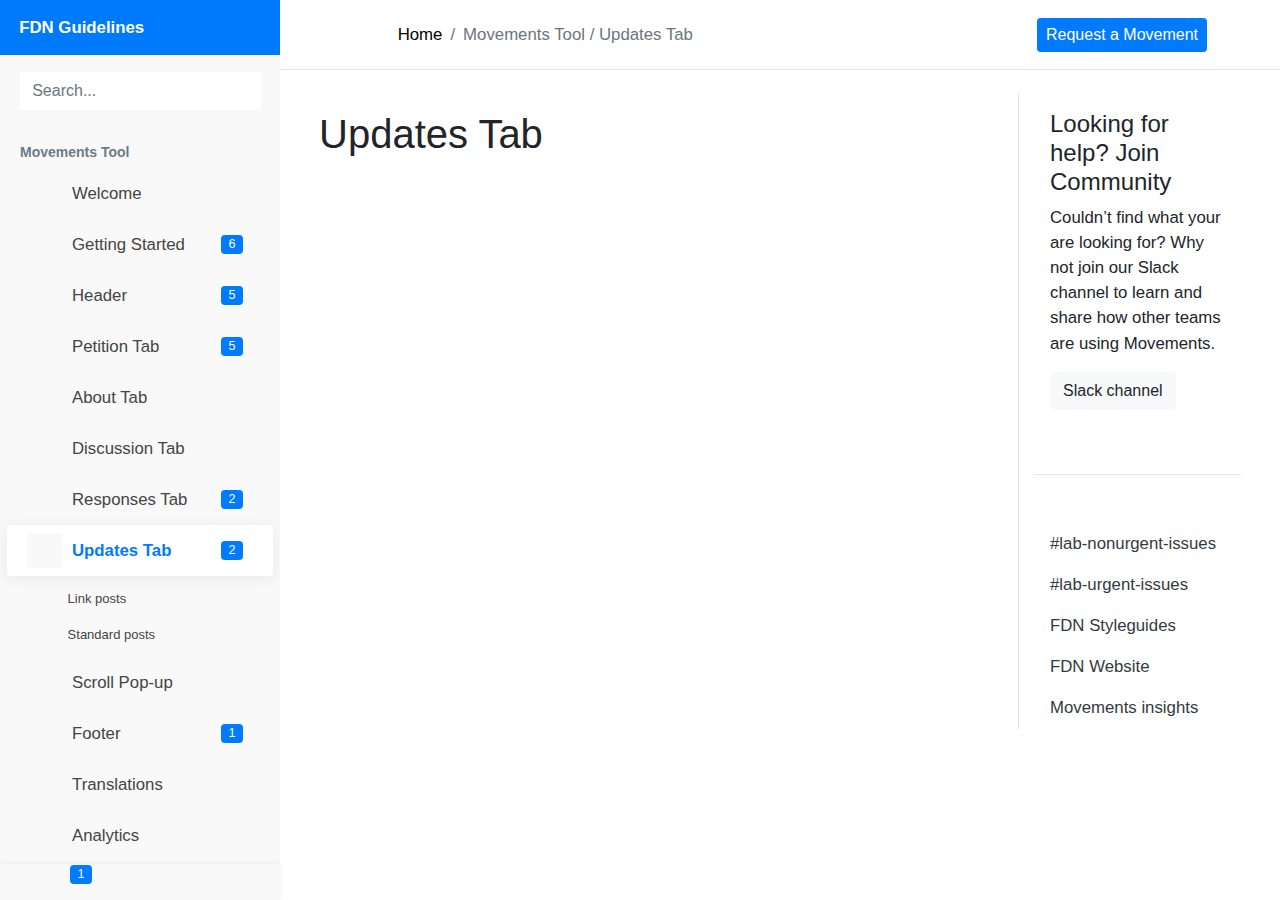
<file: updates-tab.html>
<!DOCTYPE html>
<html lang="en">

<head>
    <meta charset="utf-8">
    <meta http-equiv="X-UA-Compatible" content="IE=edge">
    <meta name="viewport" content="width=device-width, initial-scale=1">
    <meta name="description" content="Free bootstrap documentation template">
    <title>LAB Documentation template</title>
    <!-- using online links -->
    <link rel="stylesheet" href="https://use.fontawesome.com/releases/v5.8.2/css/all.css" integrity="sha384-oS3vJWv+0UjzBfQzYUhtDYW+Pj2yciDJxpsK1OYPAYjqT085Qq/1cq5FLXAZQ7Ay" crossorigin="anonymous">
    <link rel="stylesheet" href="//malihu.github.io/custom-scrollbar/jquery.mCustomScrollbar.min.css">
    <!-- using local links -->
    <!-- <link rel="stylesheet" href="../node_modules/bootstrap/dist/css/bootstrap.min.css">
    <link rel="stylesheet" href="../node_modules/@fortawesome/fontawesome-free/css/all.min.css">
    <link rel="stylesheet" href="../node_modules/malihu-custom-scrollbar-plugin/jquery.mCustomScrollbar.css"> -->
    <link rel="stylesheet" href="css/main.css">
    <link rel="stylesheet" href="css/sidebar-themes.css">
    <link rel="shortcut icon" type="image/png" href="img/favicon.png" /> </head>

<body>
    <div class="page-wrapper toggled light-theme">
        <nav id="sidebar" class="sidebar-wrapper">
            <div class="sidebar-content">
                <!-- sidebar-brand  -->
                <div class="sidebar-item sidebar-brand text-white font-weight-bold">FDN Guidelines</div>
                <!-- sidebar-header  -->
                <!-- sidebar-search  -->
                <div class="sidebar-item sidebar-search">
                    <div>
                        <div class="input-group">
                            <input type="text" class="form-control search-menu" placeholder="Search...">
                            <div class="input-group-append"> <span class="input-group-text">
                                    <i class="fa fa-search" aria-hidden="true"></i>
                                </span> </div>
                        </div>
                    </div>
                </div>
                <!-- sidebar-menu  -->
                <div class="sidebar-item sidebar-menu">
                    <ul>
                        <li class="header-menu"><span>Movements Tool</span></li>
                        <li>
                            <a href="index.html"><i class="fa fa-book"></i> <span class="menu-text">Welcome</span> </a>
                        </li>
                        <li class="sidebar-dropdown">
                            <a href="getting-started-index.html"> <i class="fa fa-book"></i> <span class="menu-text">Getting Started</span> <span class="badge badge-pill badge-primary">6</span> </a>
                            <div class="sidebar-submenu">
                                <ul>
                                    <li> <a href="#">Understanding the tool</a> </li>
                                    <li> <a href="#">Site Structure</a> </li>
                                    <li> <a href="#">Quick site tour</a> </li>
                                    <li> <a href="#">Login as admin</a> </li>
                                    <li> <a href="#">Add admin users</a> </li>
                                    <li> <a href="#">Need help?</a> </li>
                                </ul>
                            </div>
                        </li>
                        <li class="sidebar-dropdown">
                            <a href="header-index.html"> <i class="fa fa-book"></i> <span class="menu-text">Header</span> <span class="badge badge-pill badge-primary">5</span> </a>
                            <div class="sidebar-submenu">
                                <ul>
                                    <li> <a href="#">Basic options</a> </li>
                                    <li> <a href="#">Theme color</a> </li>
                                    <li> <a href="#">Update setup</a> </li>
                                    <li> <a href="#">CTA buttons</a></li>
                                    <li> <a href="#">Header image</a></li>
                                </ul>
                            </div>
                        </li>
                        <li class="sidebar-dropdown">
                            <a href="petition-tab.html"> <i class="fa fa-book"></i> <span class="menu-text">Petition Tab</span> <span class="badge badge-pill badge-primary">5</span> </a>
                            <div class="sidebar-submenu">
                                <ul>
                                    <li> <a href="#">Add or remove petitions</a> </li>
                                    <li> <a href="#">Order petitions</a> </li>
                                    <li> <a href="#">Create filters</a> </li>
                                    <li> <a href="#">Manual update</a> </li>
                                    <li> <a href="#">Export petitions (CSV)</a> </li>
                                </ul>
                            </div>
                        </li>
                        <li>
                            <a href="about-tab.html"><i class="fa fa-book"></i> <span class="menu-text">About Tab</span> </a>
                        </li>
                        <li>
                            <a href="discussion-tab.html"><i class="fa fa-book"></i> <span class="menu-text">Discussion Tab</span> </a>
                        </li>
                        <li class="sidebar-dropdown">
                            <a href="responses-tab.html"> <i class="fa fa-book"></i> <span class="menu-text">Responses Tab</span> <span class="badge badge-pill badge-primary">2</span> </a>
                            <div class="sidebar-submenu">
                                <ul>
                                    <li> <a href="#">Order/hide responses</a> </li>
                                    <li> <a href="#">DM Profile cards</a> </li>
                                </ul>
                            </div>
                        </li>
                        <li class="sidebar-dropdown active">
                            <a href="#" style="color: #007bff;font-weight: 600"> <i class="fa fa-book"></i> <span class="menu-text">Updates Tab</span> <span class="badge badge-pill badge-primary">2</span> </a>
                            <div class="sidebar-submenu" style="display: block;">
                                <ul>
                                    <li> <a href="#">Link posts</a> </li>
                                    <li> <a href="#">Standard posts</a> </li>
                                </ul>
                            </div>
                        </li>
                       <li>
                            <a href="popup.html"><i class="fa fa-book"></i> <span class="menu-text">Scroll Pop-up</span> </a>
                        </li>
                        <li class="sidebar-dropdown">
                            <a href="footer.html"> <i class="fa fa-book"></i> <span class="menu-text">Footer</span> <span class="badge badge-pill badge-primary">1</span> </a>
                            <div class="sidebar-submenu">
                                <ul>
                                    <li> <a href="#">Footer alert message</a> </li>
                                </ul>
                            </div>
                        </li>
                        <li>
                            <a href="multilang.html"><i class="fa fa-book"></i> <span class="menu-text">Translations</span> </a>
                        </li>
                        <li>
                            <a href="analytics.html"><i class="fa fa-book"></i> <span class="menu-text">Analytics</span> </a>
                        </li>
                    </ul>
                </div>
                <!-- sidebar-menu  -->
            </div>
            <!-- sidebar-footer  -->
            <div class="sidebar-footer">
                <div class="dropdown">
                    <a href="#" data-toggle="dropdown" aria-haspopup="true" aria-expanded="false"> <i class="fa fa-bell"></i> <span class="badge badge-pill badge-primary notification">1</span> </a>
                    <div class="dropdown-menu notifications" aria-labelledby="dropdownMenuMessage">
                        <div class="notifications-header"> <i class="fa fa-bell"></i> Notifications </div>
                        <div class="dropdown-divider"></div>
                        <a class="dropdown-item" href="#">
                            <div class="notification-content">
                                <div class="icon"> <i class="fas fa-check text-success border border-success"></i> </div>
                                <div class="content">
                                    <div class="notification-detail">NEW: filter petitions by signature count.</div>
                                    <div class="notification-time"> Released: 20 september 2020 </div>
                                </div>
                            </div>
                        </a>
                        <div class="dropdown-divider"></div> <a class="dropdown-item text-center" href="#">All notifications</a> </div>
                </div>
                <div>
                    <a id="pin-sidebar" href="#"> <i class="fa fa-arrows-alt-h"></i> </a>
                </div>
                <div class="pinned-footer">
                    <a href="#"> <i class="fas fa-ellipsis-h"></i> </a>
                </div>
            </div>
        </nav>
        <!-- page-content  -->
        <main class="page-content">
            <div id="overlay" class="overlay"></div>
            <div class="container-fluid">
                <div class="row d-flex align-items-center p-3 border-bottom">
                    <div class="col-md-1">
                        <a id="toggle-sidebar" class="btn rounded-0 p-3" href="#"> <i class="fas fa-bars"></i> </a>
                    </div>
                    <div class="col-md-8">
                        <nav aria-label="breadcrumb" class="align-items-center">
                            <a href="index.html" class="breadcrumb-back" title="Back"></a>
                            <ol class="breadcrumb d-none d-lg-inline-flex m-0">
                                <li class="breadcrumb-item"><a href="#">Home</a></li>
                                <li class="breadcrumb-item active" aria-current="page">Movements tool / Updates Tab</li>
                            </ol>
                        </nav>
                    </div>
                    <div class="col-md-3 text-left"> <a href="https://docs.google.com/forms/d/e/1FAIpQLSfatznuU2zRck653mrSmWy08O2E1opARyB9kUMCzRKXIY9LCw/viewform" class="btn btn-sm btn-primary btn-rounded">Request a Movement</a> </div>
                </div>
                <div class="row p-lg-4">
                    <article class="main-content col-md-9 pr-lg-5">
                        <!-- title -Add bootstrap helpers for spacing -->
                        <h1 class="mb-2 mt-3">Updates Tab</h1>
                        <!--//title -->
                        
                    </article>
                    <aside class="col-md-3 d-none d-md-block border-left">
                        <div class="widget widget-support-forum p-md-3 p-sm-2"> <span class="icon icon-forum"></span>
                            <h4>Looking for help? Join Community</h4>
                            <p>Couldn’t find what your are looking for? Why not join our Slack channel to learn and share how other teams are using Movements.</p> <a href="https://change.slack.com/archives/GNDP16N5D" class="btn btn-light">Slack channel</a> </div>
                        <hr class="my-5">
                        <ul class="aside-nav nav flex-column">
                            <li class="nav-item"> <a data-scroll="" class="nav-link text-dark" href="https://change.slack.com/archives/C01A634NCG6">#lab-nonurgent-issues</a> </li>
                            <li class="nav-item"> <a data-scroll="" class="nav-link text-dark" href="https://change.slack.com/archives/C01A9N2A8P7">#lab-urgent-issues</a> </li>
                            <li class="nav-item"> <a data-scroll="" class="nav-link text-dark" href="#">FDN Styleguides</a> </li>
                            <li class="nav-item"> <a data-scroll="" class="nav-link text-dark" href="#">FDN Website</a> </li>
                            <li class="nav-item"> <a data-scroll="" class="nav-link text-dark" href="https://changeguru.org/category/movements/">Movements insights</a> </li>
                            
                        </ul>
                    </aside>
                </div>
            </div>
        </main>
        <!-- page-content" -->
    </div>
    <!-- page-wrapper -->
    <!-- using online scripts -->
    <script src="https://cdnjs.cloudflare.com/ajax/libs/jquery/3.3.1/jquery.min.js"></script>
    <script src="https://cdnjs.cloudflare.com/ajax/libs/popper.js/1.14.6/umd/popper.min.js" integrity="sha384-wHAiFfRlMFy6i5SRaxvfOCifBUQy1xHdJ/yoi7FRNXMRBu5WHdZYu1hA6ZOblgut" crossorigin="anonymous">
    </script>
    <script src="https://stackpath.bootstrapcdn.com/bootstrap/4.2.1/js/bootstrap.min.js" integrity="sha384-B0UglyR+jN6CkvvICOB2joaf5I4l3gm9GU6Hc1og6Ls7i6U/mkkaduKaBhlAXv9k" crossorigin="anonymous">
    </script>
    <script src="//malihu.github.io/custom-scrollbar/jquery.mCustomScrollbar.concat.min.js"></script>
    <script src="js/prism.min.js"></script>
    <!-- using local scripts -->
    <!-- <script src="../node_modules/jquery/dist/jquery.min.js"></script>
    <script src="../node_modules/popper.js/dist/umd/popper.min.js"></script>
    <script src="../node_modules/bootstrap/dist/js/bootstrap.min.js"></script>
    <script src="../node_modules/malihu-custom-scrollbar-plugin/jquery.mCustomScrollbar.concat.min.js"></script> -->
    <script src="js/main.js"></script>
</body>

</html>
</file>
<file: css/sidebar-themes.css>
.light-theme .sidebar-wrapper {
  background-color: #f9f9f9; }
  .light-theme .sidebar-wrapper .sidebar-item {
    border-top: 1px solid #f9f9f9; }
    .light-theme .sidebar-wrapper .sidebar-item:first-child {
      border-top: none; }
  .light-theme .sidebar-wrapper a:not(.dropdown-item),
  .light-theme .sidebar-wrapper .sidebar-header,
  .light-theme .sidebar-wrapper .sidebar-search input,
  .light-theme .sidebar-wrapper .sidebar-search i {
    color: #444; }
  .light-theme .sidebar-wrapper a:not(.dropdown-item):hover,
  .light-theme .sidebar-wrapper .sidebar-menu li.active > a {
    color: #424242;
    -webkit-box-shadow: 0 3px 15px rgba(36, 37, 38, 0.08);
    box-shadow: 0 3px 15px rgba(36, 37, 38, 0.08);
    background: #fff; }
  .light-theme .sidebar-wrapper .sidebar-search input.search-menu,
  .light-theme .sidebar-wrapper .sidebar-search .input-group-text {
    background-color: #fff;
    border: none;
    -webkit-box-shadow: none;
    box-shadow: none;
    margin-left: 1px; }
  .light-theme .sidebar-wrapper .sidebar-menu a:hover i,
  .light-theme .sidebar-wrapper .sidebar-menu a:hover:before,
  .light-theme .sidebar-wrapper .sidebar-menu li.active a i {
    color: #00a9fd; }
  .light-theme .sidebar-wrapper .sidebar-menu ul li a i {
    background-color: #f9f9f9; }
  .light-theme .sidebar-wrapper .sidebar-menu .sidebar-dropdown div {
    background-color: #f9f9f9; }
  .light-theme .sidebar-wrapper .sidebar-menu .header-menu span {
    color: #6c7b88; }
  .light-theme .sidebar-wrapper .sidebar-footer {
    background-color: #f9f9f9;
    -webkit-box-shadow: 0px -1px 5px #ececec;
    box-shadow: 0px -1px 5px #ececec;
    border-top: 1px solid #f9f9f9; }
  .light-theme .sidebar-wrapper .sidebar-footer > div:first-child {
    border-left: none; }
  .light-theme .sidebar-wrapper .sidebar-footer > div:last-child {
    border-right: none; }

.light-theme.toggled #close-sidebar {
  color: #444; }

.light-theme.toggled #close-sidebar:hover {
  color: #424242; }

.light-theme .mCSB_scrollTools .mCSB_dragger .mCSB_dragger_bar,
.light-theme .mCSB_scrollTools .mCSB_dragger.mCSB_dragger_onDrag .mCSB_dragger_bar,
.light-theme .mCSB_scrollTools .mCSB_dragger:hover .mCSB_dragger_bar {
  background-color: #A4A29E;
  border-radius: 0; }

.light-theme .mCSB_scrollTools .mCSB_draggerRail {
  background-color: transparent; }

.light-theme.sidebar-bg .sidebar-wrapper:before {
  background-color: rgba(255, 255, 255, 0.9); }

.light-theme.sidebar-bg .sidebar-wrapper a:not(.dropdown-item),
.light-theme.sidebar-bg .sidebar-wrapper .sidebar-header,
.light-theme.sidebar-bg .sidebar-wrapper .sidebar-search input,
.light-theme.sidebar-bg .sidebar-wrapper .sidebar-search i {
  color: #5e5e5e; }

.light-theme.sidebar-bg .sidebar-wrapper a:not(.dropdown-item):hover,
.light-theme.sidebar-bg .sidebar-wrapper .sidebar-menu li.active > a {
  color: #5c5c5c; }

.light-theme.sidebar-bg .sidebar-wrapper .sidebar-item {
  border-color: white; }

.light-theme.sidebar-bg .sidebar-wrapper .sidebar-search input.search-menu,
.light-theme.sidebar-bg .sidebar-wrapper .sidebar-search .input-group-text {
  background-color: rgba(255, 255, 255, 0.5); }

.light-theme.sidebar-bg .sidebar-wrapper .sidebar-menu .sidebar-dropdown div {
  background-color: rgba(255, 255, 255, 0.5); }

.light-theme.sidebar-bg .sidebar-wrapper .sidebar-menu ul li a i {
  background-color: rgba(255, 255, 255, 0.5); }

.light-theme.sidebar-bg .sidebar-wrapper .sidebar-footer {
  background-color: rgba(255, 255, 255, 0.5);
  -webkit-box-shadow: 0px -1px 5px rgba(236, 236, 236, 0.8);
  box-shadow: 0px -1px 5px rgba(236, 236, 236, 0.8);
  border-top: 1px solid white; }
</file>
<file: docs/css/sidebar-themes.css>
.light-theme .sidebar-wrapper {
  background-color: #f9f9f9; }
  .light-theme .sidebar-wrapper .sidebar-item {
    border-top: 1px solid #f9f9f9; }
    .light-theme .sidebar-wrapper .sidebar-item:first-child {
      border-top: none; }
  .light-theme .sidebar-wrapper a:not(.dropdown-item),
  .light-theme .sidebar-wrapper .sidebar-header,
  .light-theme .sidebar-wrapper .sidebar-search input,
  .light-theme .sidebar-wrapper .sidebar-search i {
    color: #444; }
  .light-theme .sidebar-wrapper a:not(.dropdown-item):hover,
  .light-theme .sidebar-wrapper .sidebar-menu li.active > a {
    color: #424242;
    -webkit-box-shadow: 0 3px 15px rgba(36, 37, 38, 0.08);
    box-shadow: 0 3px 15px rgba(36, 37, 38, 0.08);
    background: #fff; }
  .light-theme .sidebar-wrapper .sidebar-search input.search-menu,
  .light-theme .sidebar-wrapper .sidebar-search .input-group-text {
    background-color: #fff;
    border: none;
    -webkit-box-shadow: none;
    box-shadow: none;
    margin-left: 1px; }
  .light-theme .sidebar-wrapper .sidebar-menu a:hover i,
  .light-theme .sidebar-wrapper .sidebar-menu a:hover:before,
  .light-theme .sidebar-wrapper .sidebar-menu li.active a i {
    color: #00a9fd; }
  .light-theme .sidebar-wrapper .sidebar-menu ul li a i {
    background-color: #f9f9f9; }
  .light-theme .sidebar-wrapper .sidebar-menu .sidebar-dropdown div {
    background-color: #f9f9f9; }
  .light-theme .sidebar-wrapper .sidebar-menu .header-menu span {
    color: #6c7b88; }
  .light-theme .sidebar-wrapper .sidebar-footer {
    background-color: #f9f9f9;
    -webkit-box-shadow: 0px -1px 5px #ececec;
    box-shadow: 0px -1px 5px #ececec;
    border-top: 1px solid #f9f9f9; }
  .light-theme .sidebar-wrapper .sidebar-footer > div:first-child {
    border-left: none; }
  .light-theme .sidebar-wrapper .sidebar-footer > div:last-child {
    border-right: none; }

.light-theme.toggled #close-sidebar {
  color: #444; }

.light-theme.toggled #close-sidebar:hover {
  color: #424242; }

.light-theme .mCSB_scrollTools .mCSB_dragger .mCSB_dragger_bar,
.light-theme .mCSB_scrollTools .mCSB_dragger.mCSB_dragger_onDrag .mCSB_dragger_bar,
.light-theme .mCSB_scrollTools .mCSB_dragger:hover .mCSB_dragger_bar {
  background-color: #A4A29E;
  border-radius: 0; }

.light-theme .mCSB_scrollTools .mCSB_draggerRail {
  background-color: transparent; }

.light-theme.sidebar-bg .sidebar-wrapper:before {
  background-color: rgba(255, 255, 255, 0.9); }

.light-theme.sidebar-bg .sidebar-wrapper a:not(.dropdown-item),
.light-theme.sidebar-bg .sidebar-wrapper .sidebar-header,
.light-theme.sidebar-bg .sidebar-wrapper .sidebar-search input,
.light-theme.sidebar-bg .sidebar-wrapper .sidebar-search i {
  color: #5e5e5e; }

.light-theme.sidebar-bg .sidebar-wrapper a:not(.dropdown-item):hover,
.light-theme.sidebar-bg .sidebar-wrapper .sidebar-menu li.active > a {
  color: #5c5c5c; }

.light-theme.sidebar-bg .sidebar-wrapper .sidebar-item {
  border-color: white; }

.light-theme.sidebar-bg .sidebar-wrapper .sidebar-search input.search-menu,
.light-theme.sidebar-bg .sidebar-wrapper .sidebar-search .input-group-text {
  background-color: rgba(255, 255, 255, 0.5); }

.light-theme.sidebar-bg .sidebar-wrapper .sidebar-menu .sidebar-dropdown div {
  background-color: rgba(255, 255, 255, 0.5); }

.light-theme.sidebar-bg .sidebar-wrapper .sidebar-menu ul li a i {
  background-color: rgba(255, 255, 255, 0.5); }

.light-theme.sidebar-bg .sidebar-wrapper .sidebar-footer {
  background-color: rgba(255, 255, 255, 0.5);
  -webkit-box-shadow: 0px -1px 5px rgba(236, 236, 236, 0.8);
  box-shadow: 0px -1px 5px rgba(236, 236, 236, 0.8);
  border-top: 1px solid white; }
</file>
